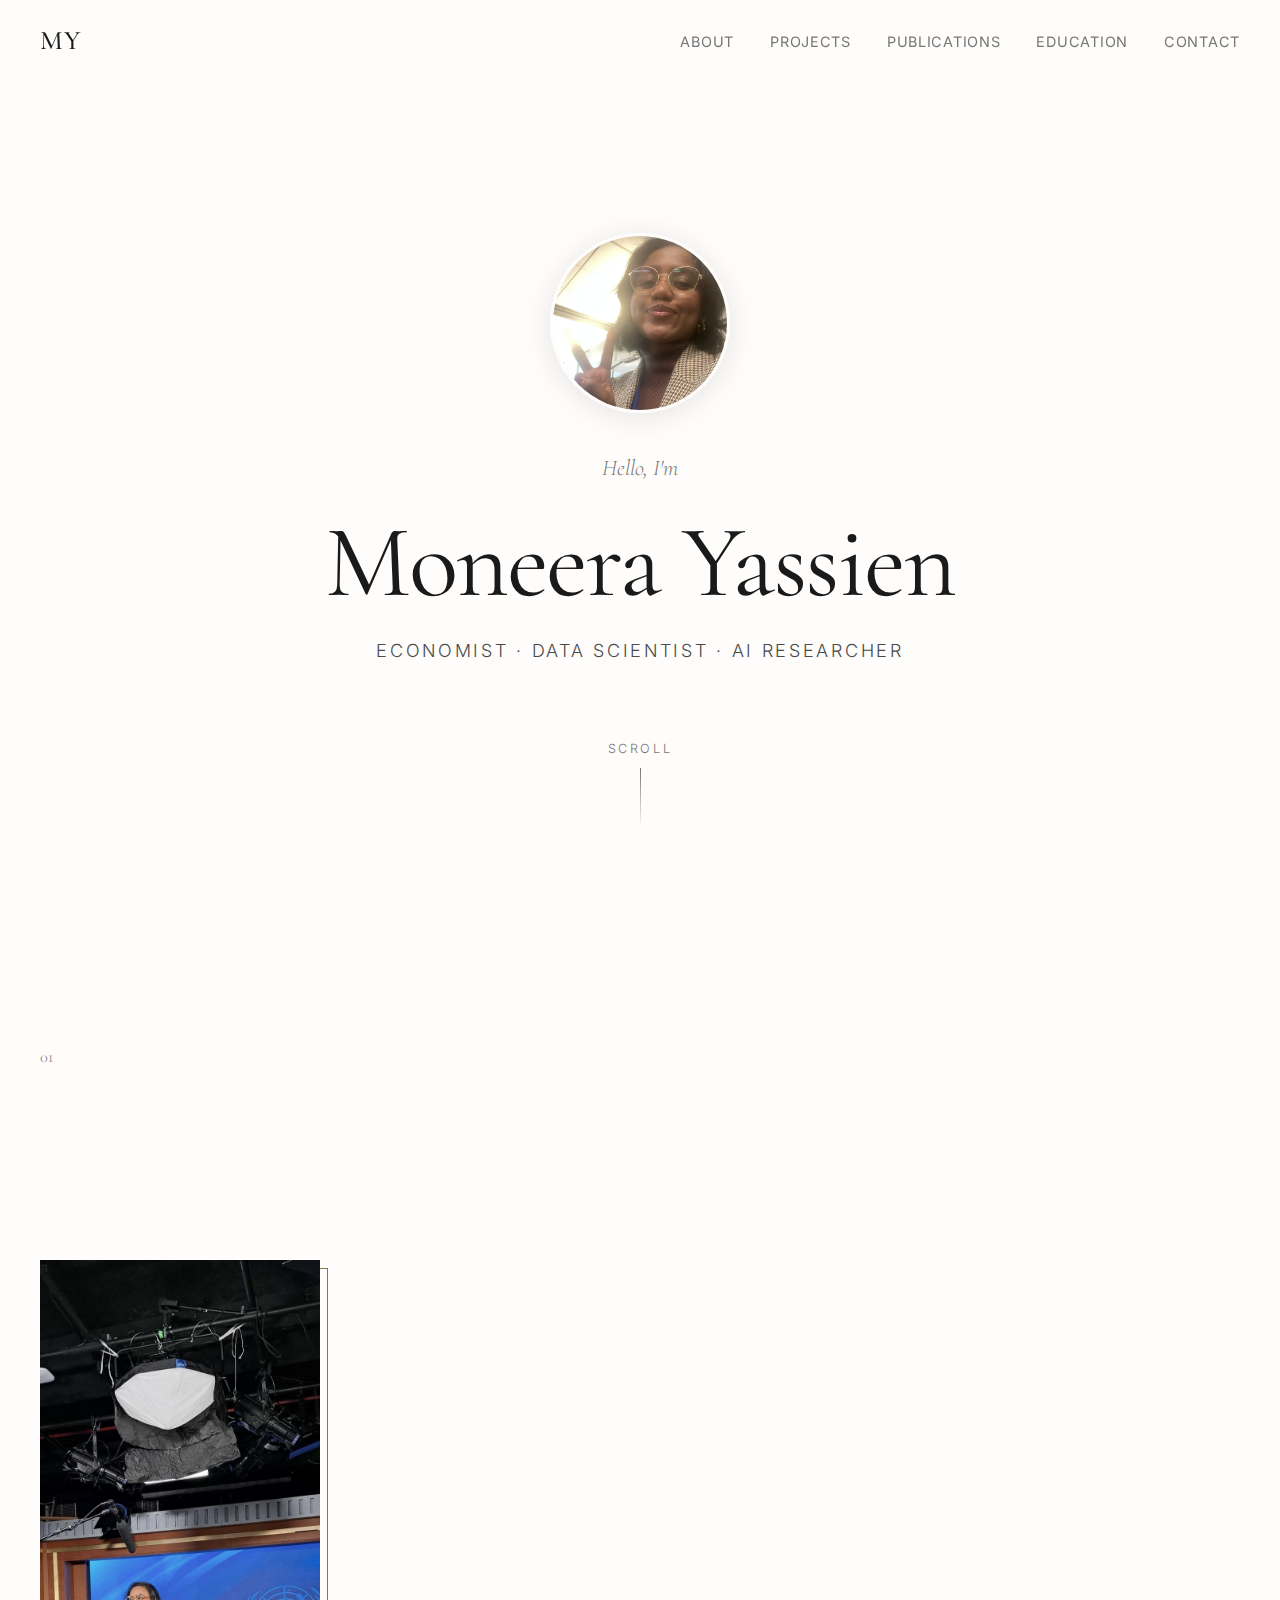
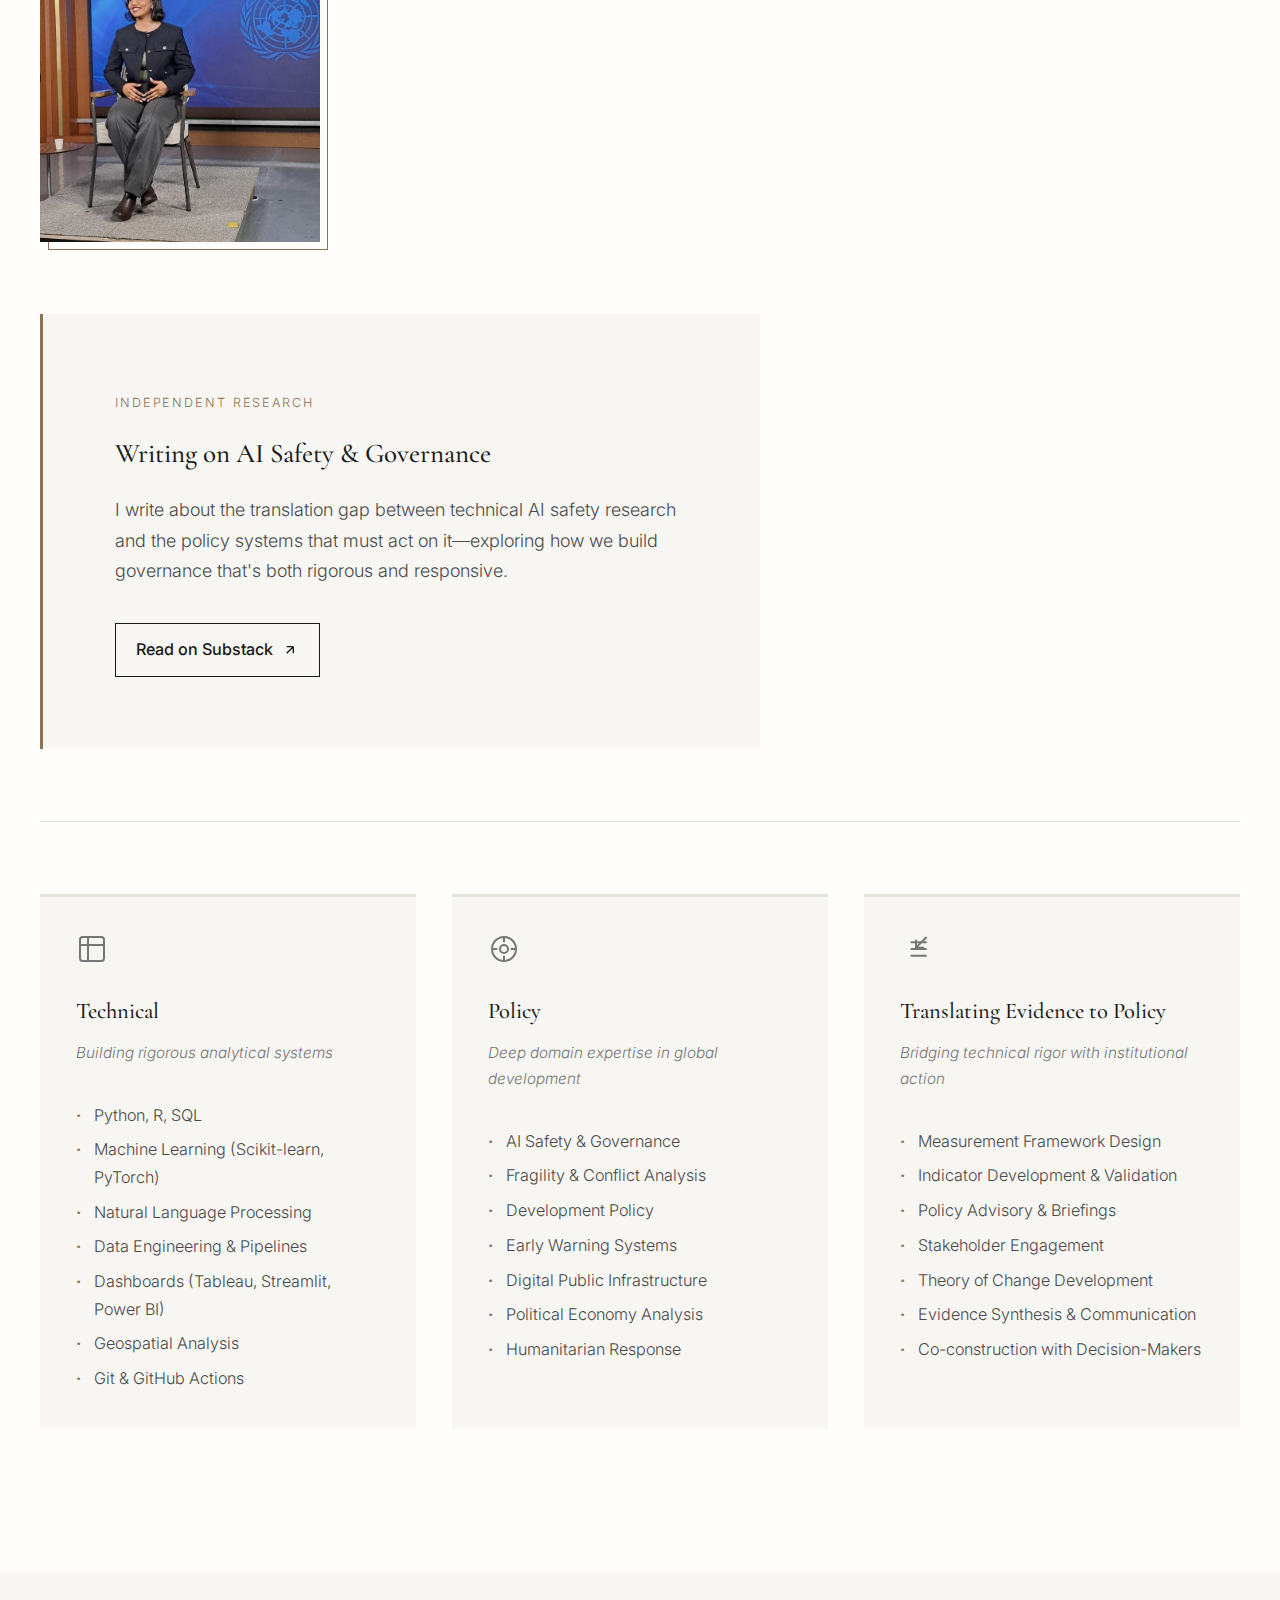
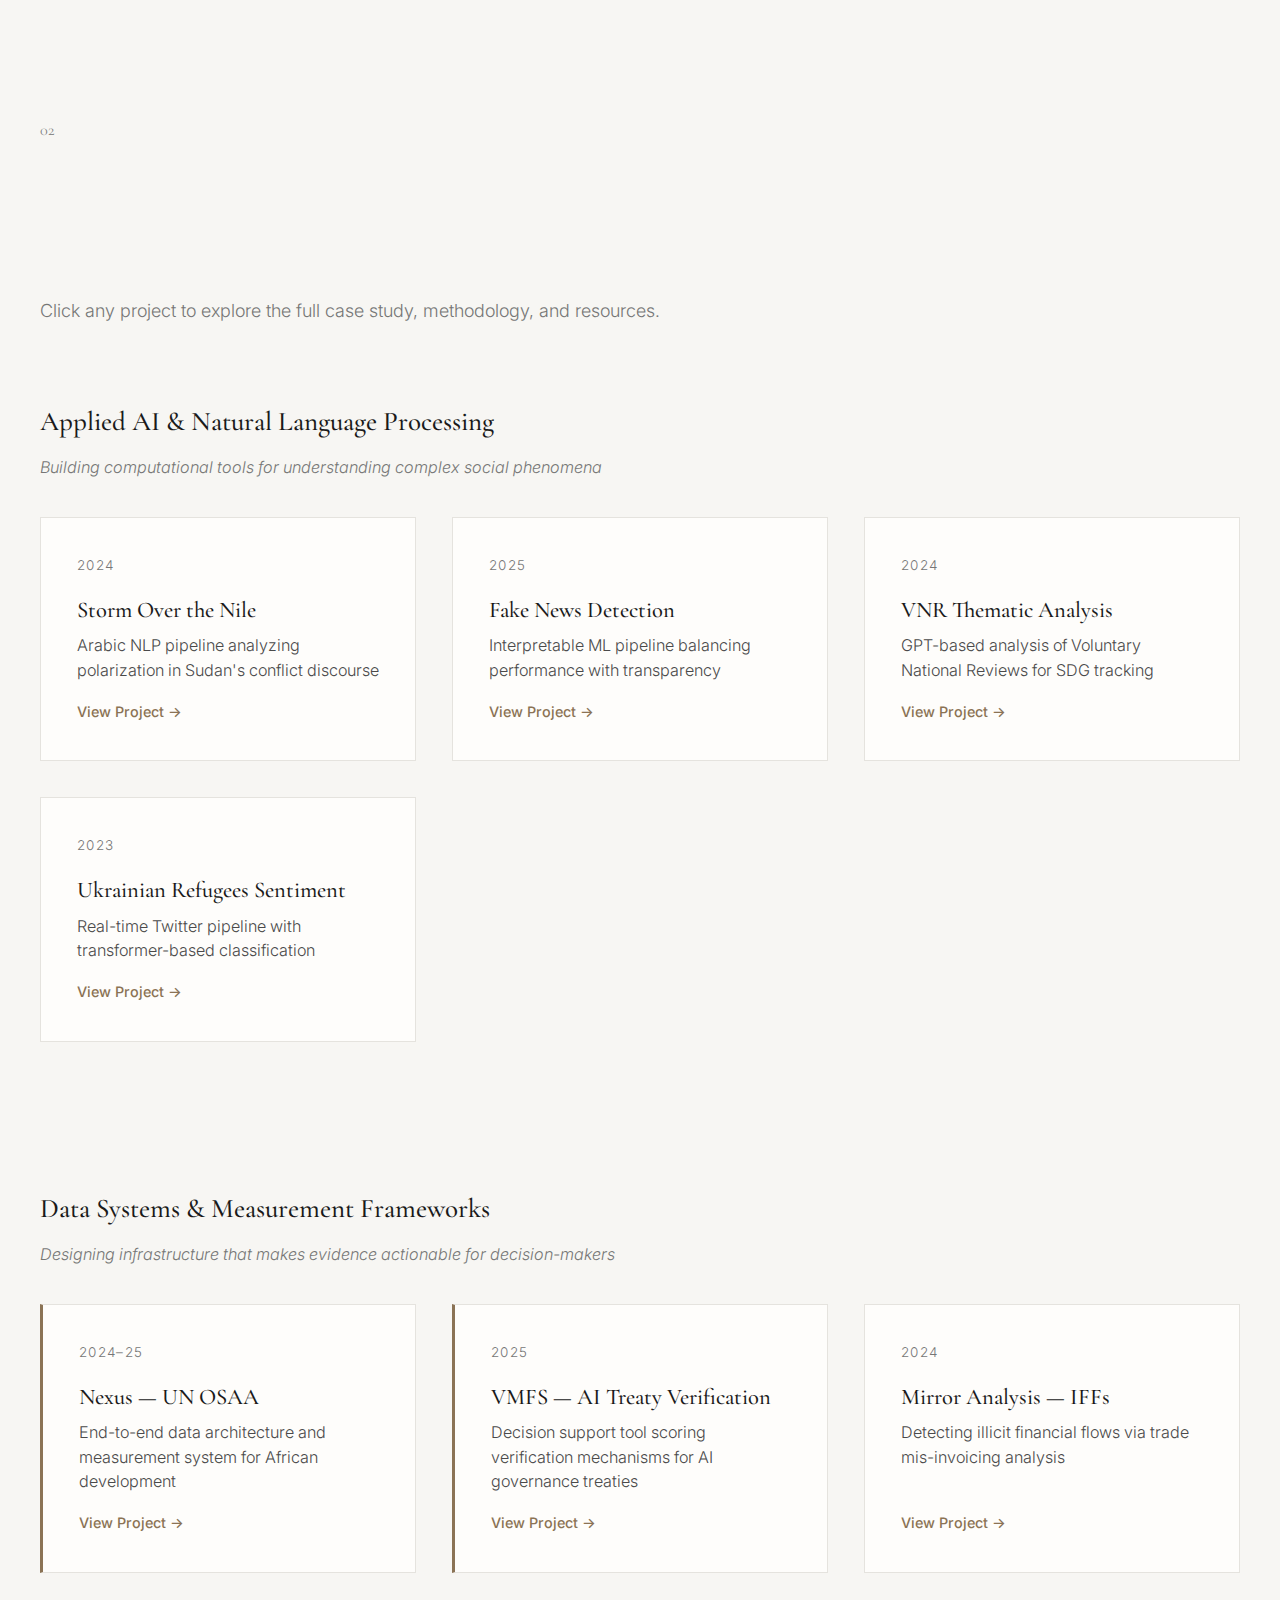
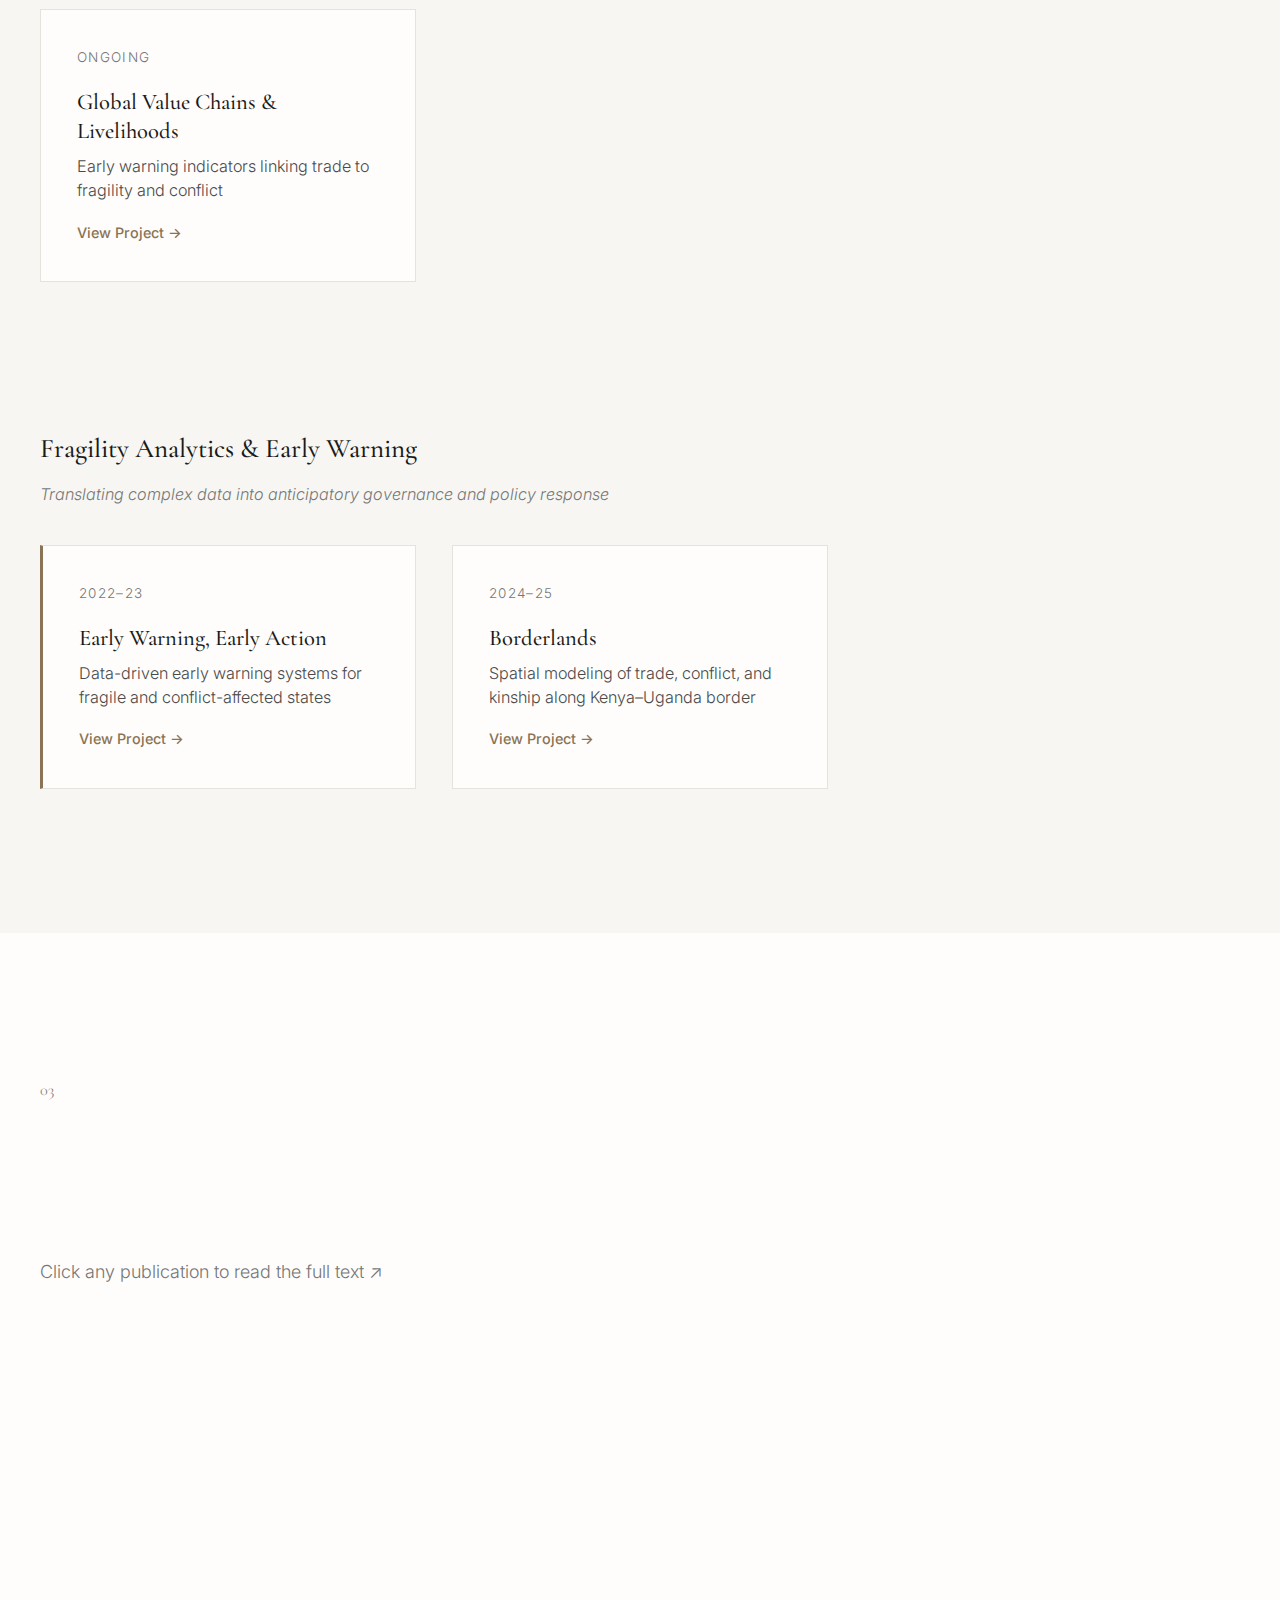
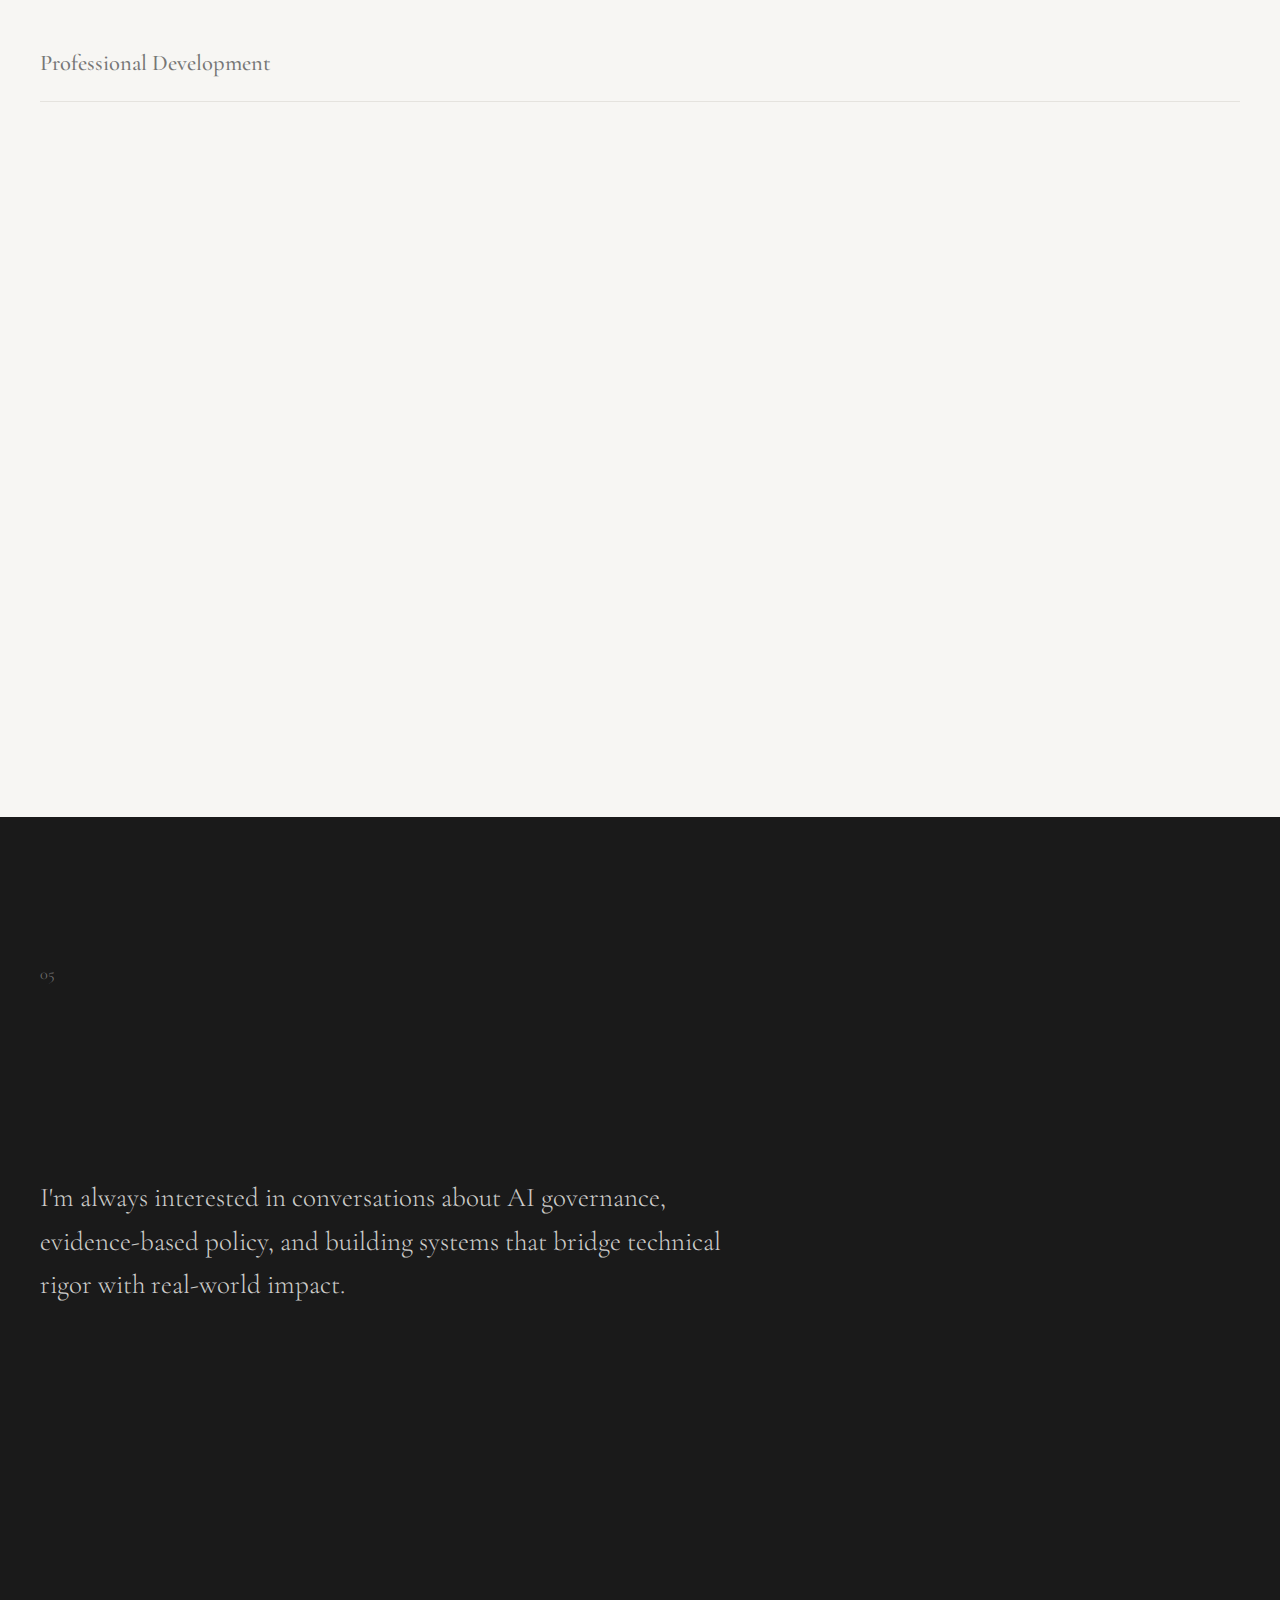
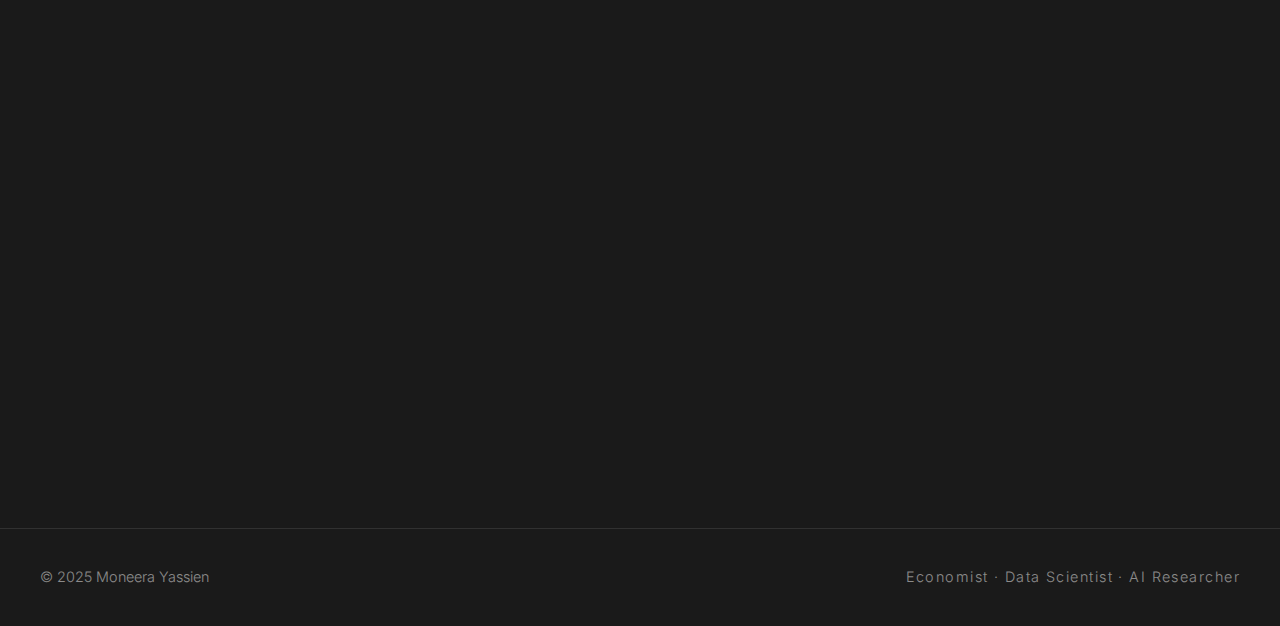
<file: index.html>
<!DOCTYPE html>
<html lang="en">
<head>
    <meta charset="UTF-8">
    <meta name="viewport" content="width=device-width, initial-scale=1.0">
    <title>Moneera Yassien — Economist, Data Scientist, AI Researcher</title>
    <link rel="preconnect" href="https://fonts.googleapis.com">
    <link rel="preconnect" href="https://fonts.gstatic.com" crossorigin>
    <link href="https://fonts.googleapis.com/css2?family=Cormorant+Garamond:ital,wght@0,400;0,500;0,600;1,400;1,500&family=Inter:wght@300;400;500&display=swap" rel="stylesheet">
    <link rel="stylesheet" href="styles.css">
</head>
<body>
    <nav class="nav">
        <div class="nav-inner">
            <a href="#" class="nav-logo">MY</a>
            <ul class="nav-links">
                <li><a href="#about">About</a></li>
                <li><a href="#projects">Projects</a></li>
                <li><a href="#publications">Publications</a></li>
                <li><a href="#education">Education</a></li>
                <li><a href="#contact">Contact</a></li>
            </ul>
        </div>
    </nav>

    <header class="hero">
        <div class="hero-image">
            <img src="images/moneera-hero.jpg" alt="Moneera Yassien">
        </div>
        <div class="hero-content">
            <p class="hero-greeting">Hello, I'm</p>
            <h1 class="hero-name">Moneera Yassien</h1>
            <p class="hero-title">Economist · Data Scientist · AI Researcher</p>
        </div>
        <div class="scroll-indicator">
            <span>Scroll</span>
            <div class="scroll-line"></div>
        </div>
    </header>

    <main>
        <section id="about" class="section">
            <div class="section-inner">
                <span class="section-number">01</span>
                <h2 class="section-title">About</h2>
                <div class="about-layout">
                    <div class="about-photo">
                        <img src="images/moneera-profile.jpg" alt="Moneera Yassien at the United Nations">
                    </div>
                    <div class="about-content">
                        <p class="about-lead">
                            I work at the intersection of <em>AI safety</em> and <em>evidence-based policy</em>.
                        </p>
                        <p class="about-text">
                            My research focuses on the translation gap between technical safety findings and the governance systems that must act on them. Previously, I worked for 10 years across International Organisations (UN, World Bank), International Think Tanks, and Civil Society ecosystems, developing fragility indices, early-warning systems, and model-driven policy simulations.
                        </p>
                        <p class="about-text">
                            These experiences taught me how to build technical tools that are rigorous for analysts and legible for decision-makers—a skillset I now apply to AI governance and policy.
                        </p>
                    </div>
                </div>
                <div class="independent-research">
                    <span class="research-label">Independent Research</span>
                    <h3 class="research-title">Writing on AI Safety & Governance</h3>
                    <p class="research-description">
                        I write about the translation gap between technical AI safety research and the policy systems that must act on it—exploring how we build governance that's both rigorous and responsive.
                    </p>
                    <a href="https://substack.com/@moneerayassien" target="_blank" rel="noopener" class="research-link">
                        <span>Read on Substack</span>
                        <svg width="16" height="16" viewBox="0 0 24 24" fill="none" stroke="currentColor" stroke-width="2">
                            <path d="M7 17L17 7M17 7H7M17 7V17"/>
                        </svg>
                    </a>
                </div>

                <div class="skills-pillars">
                    <div class="skill-pillar">
                        <div class="pillar-icon">
                            <svg width="32" height="32" viewBox="0 0 24 24" fill="none" stroke="currentColor" stroke-width="1.5">
                                <path d="M9 3H5a2 2 0 00-2 2v4m6-6h10a2 2 0 012 2v4M9 3v18m0 0h10a2 2 0 002-2V9M9 21H5a2 2 0 01-2-2V9m0 0h18"/>
                            </svg>
                        </div>
                        <h3>Technical</h3>
                        <p class="pillar-description">Building rigorous analytical systems</p>
                        <ul>
                            <li>Python, R, SQL</li>
                            <li>Machine Learning (Scikit-learn, PyTorch)</li>
                            <li>Natural Language Processing</li>
                            <li>Data Engineering & Pipelines</li>
                            <li>Dashboards (Tableau, Streamlit, Power BI)</li>
                            <li>Geospatial Analysis</li>
                            <li>Git & GitHub Actions</li>
                        </ul>
                    </div>
                    <div class="skill-pillar">
                        <div class="pillar-icon">
                            <svg width="32" height="32" viewBox="0 0 24 24" fill="none" stroke="currentColor" stroke-width="1.5">
                                <path d="M12 21a9 9 0 100-18 9 9 0 000 18z"/>
                                <path d="M12 3v4m0 14v-4m9-5h-4M3 12h4"/>
                                <circle cx="12" cy="12" r="3"/>
                            </svg>
                        </div>
                        <h3>Policy</h3>
                        <p class="pillar-description">Deep domain expertise in global development</p>
                        <ul>
                            <li>AI Safety & Governance</li>
                            <li>Fragility & Conflict Analysis</li>
                            <li>Development Policy</li>
                            <li>Early Warning Systems</li>
                            <li>Digital Public Infrastructure</li>
                            <li>Political Economy Analysis</li>
                            <li>Humanitarian Response</li>
                        </ul>
                    </div>
                    <div class="skill-pillar">
                        <div class="pillar-icon">
                            <svg width="32" height="32" viewBox="0 0 24 24" fill="none" stroke="currentColor" stroke-width="1.5">
                                <path d="M8 7h12M8 12h12M8 17h12M4 7h.01M4 12h.01M4 17h.01"/>
                                <path d="M20 3l-8 8m0-6v6h6"/>
                            </svg>
                        </div>
                        <h3>Translating Evidence to Policy</h3>
                        <p class="pillar-description">Bridging technical rigor with institutional action</p>
                        <ul>
                            <li>Measurement Framework Design</li>
                            <li>Indicator Development & Validation</li>
                            <li>Policy Advisory & Briefings</li>
                            <li>Stakeholder Engagement</li>
                            <li>Theory of Change Development</li>
                            <li>Evidence Synthesis & Communication</li>
                            <li>Co-construction with Decision-Makers</li>
                        </ul>
                    </div>
                </div>
            </div>
        </section>

        <section id="projects" class="section section-alt">
            <div class="section-inner">
                <span class="section-number">02</span>
                <h2 class="section-title">Selected Projects</h2>
                <p class="section-intro">Click any project to explore the full case study, methodology, and resources.</p>
                
                <!-- Theme 1: Applied AI & NLP -->
                <div class="project-theme">
                    <h3 class="theme-title">Applied AI & Natural Language Processing</h3>
                    <p class="theme-description">Building computational tools for understanding complex social phenomena</p>
                    
                    <div class="project-grid">
                        <a href="projects/storm-over-the-nile.html" class="project-card">
                            <span class="card-year">2024</span>
                            <h4>Storm Over the Nile</h4>
                            <p>Arabic NLP pipeline analyzing polarization in Sudan's conflict discourse</p>
                            <span class="card-cta">View Project →</span>
                        </a>
                        <a href="projects/fake-news-detection.html" class="project-card">
                            <span class="card-year">2025</span>
                            <h4>Fake News Detection</h4>
                            <p>Interpretable ML pipeline balancing performance with transparency</p>
                            <span class="card-cta">View Project →</span>
                        </a>
                        <a href="projects/vnr-thematic-analysis.html" class="project-card">
                            <span class="card-year">2024</span>
                            <h4>VNR Thematic Analysis</h4>
                            <p>GPT-based analysis of Voluntary National Reviews for SDG tracking</p>
                            <span class="card-cta">View Project →</span>
                        </a>
                        <a href="projects/ukrainian-refugees-sentiment.html" class="project-card">
                            <span class="card-year">2023</span>
                            <h4>Ukrainian Refugees Sentiment</h4>
                            <p>Real-time Twitter pipeline with transformer-based classification</p>
                            <span class="card-cta">View Project →</span>
                        </a>
                    </div>
                </div>

                <!-- Theme 2: Data Systems & Measurement -->
                <div class="project-theme">
                    <h3 class="theme-title">Data Systems & Measurement Frameworks</h3>
                    <p class="theme-description">Designing infrastructure that makes evidence actionable for decision-makers</p>
                    
                    <div class="project-grid">
                        <a href="projects/nexus.html" class="project-card project-card-featured">
                            <span class="card-year">2024–25</span>
                            <h4>Nexus — UN OSAA</h4>
                            <p>End-to-end data architecture and measurement system for African development</p>
                            <span class="card-cta">View Project →</span>
                        </a>
                        <a href="projects/vmfs.html" class="project-card project-card-featured">
                            <span class="card-year">2025</span>
                            <h4>VMFS — AI Treaty Verification</h4>
                            <p>Decision support tool scoring verification mechanisms for AI governance treaties</p>
                            <span class="card-cta">View Project →</span>
                        </a>
                        <a href="projects/mirror-analysis.html" class="project-card">
                            <span class="card-year">2024</span>
                            <h4>Mirror Analysis — IFFs</h4>
                            <p>Detecting illicit financial flows via trade mis-invoicing analysis</p>
                            <span class="card-cta">View Project →</span>
                        </a>
                        <a href="projects/gvc-livelihoods.html" class="project-card">
                            <span class="card-year">Ongoing</span>
                            <h4>Global Value Chains & Livelihoods</h4>
                            <p>Early warning indicators linking trade to fragility and conflict</p>
                            <span class="card-cta">View Project →</span>
                        </a>
                    </div>
                </div>

                <!-- Theme 3: Fragility & Early Warning -->
                <div class="project-theme">
                    <h3 class="theme-title">Fragility Analytics & Early Warning</h3>
                    <p class="theme-description">Translating complex data into anticipatory governance and policy response</p>
                    
                    <div class="project-grid">
                        <a href="projects/early-warning.html" class="project-card project-card-featured">
                            <span class="card-year">2022–23</span>
                            <h4>Early Warning, Early Action</h4>
                            <p>Data-driven early warning systems for fragile and conflict-affected states</p>
                            <span class="card-cta">View Project →</span>
                        </a>
                        <a href="projects/borderlands.html" class="project-card">
                            <span class="card-year">2024–25</span>
                            <h4>Borderlands</h4>
                            <p>Spatial modeling of trade, conflict, and kinship along Kenya–Uganda border</p>
                            <span class="card-cta">View Project →</span>
                        </a>
                    </div>
                </div>
            </div>
        </section>

        <section id="publications" class="section">
            <div class="section-inner">
                <span class="section-number">03</span>
                <h2 class="section-title">Publications</h2>
                <p class="section-intro">Click any publication to read the full text ↗</p>
                
                <div class="publications-list">
                    <article class="publication">
                        <div class="publication-category">AI Safety & Governance</div>
                        <h3><a href="https://substack.com/home/post/p-178512737" target="_blank" rel="noopener">Why AI Governance Needs Analogy <span class="external-icon">↗</span></a></h3>
                        <p>Shows conceptual sophistication and translation skills in bridging technical AI concepts with governance frameworks.</p>
                    </article>

                    <article class="publication">
                        <div class="publication-category">AI Safety & Governance</div>
                        <h3><a href="https://substack.com/home/post/p-180122580" target="_blank" rel="noopener">Can Understanding a Model's Epistemology Help Us Govern AI? <span class="external-icon">↗</span></a></h3>
                        <p>Demonstrates technical-conceptual depth and interpretability engagement in AI governance discourse.</p>
                    </article>

                    <article class="publication">
                        <div class="publication-category">Governance Systems</div>
                        <h3><a href="https://www.un.org/osaa/content/peace-and-development-nexus-africa-governance-financing-and-country-systems-planning-guid" target="_blank" rel="noopener">The Peace and Development Nexus in Africa <span class="external-icon">↗</span></a></h3>
                        <p>A strategic guide linking governance, country systems, and financing to peacebuilding in African contexts.</p>
                    </article>

                    <article class="publication">
                        <div class="publication-category">Global Governance</div>
                        <h3><a href="https://www.un.org/osaa/content/understanding-complex-relationship-between-globalization-and-multilateralism" target="_blank" rel="noopener">Understanding Globalization & Multilateralism <span class="external-icon">↗</span></a></h3>
                        <p>Explores tensions and synergies between globalization and the multilateral system in Africa's development.</p>
                    </article>

                    <article class="publication">
                        <div class="publication-category">Social Protection</div>
                        <h3><a href="https://www.un.org/osaa/sites/www.un.org.osaa/files/files/documents/2024/publications/duarte_un_osaa_hgsf_policy_paper.pdf" target="_blank" rel="noopener">Home-Grown School Feeding <span class="external-icon">↗</span></a></h3>
                        <p>Examines HGSF as a macro-policy tool for development, resilience, and food systems transformation.</p>
                    </article>

                    <article class="publication">
                        <div class="publication-category">Debt Policy</div>
                        <h3><a href="https://www.un.org/osaa/content/challenging-global-narrative-on-africas-debt" target="_blank" rel="noopener">Challenging the Global Narrative on Africa's Debt <span class="external-icon">↗</span></a></h3>
                        <p>Dissects debt sustainability narratives and highlights the role of illicit financial flows in Africa's debt burden.</p>
                    </article>

                    <article class="publication">
                        <div class="publication-category">Humanitarian Response</div>
                        <h3><a href="https://www.clingendael.org/sites/default/files/2023-11/DG_OEK%20Beschermingsopdracht%20Oekraiense%20ontheemden%20in%20Nederland%20OKT2023.pdf" target="_blank" rel="noopener">Protection Mission for Ukrainian Displaced Persons <span class="external-icon">↗</span></a></h3>
                        <p>A field-based humanitarian report on displaced persons in the Netherlands and crisis conditions inside Ukraine.</p>
                    </article>

                    <article class="publication">
                        <div class="publication-category">Digital Infrastructure</div>
                        <h3><a href="https://www.clingendael.org/sites/default/files/2023-08/PB_Digital_Dichotomy.pdf" target="_blank" rel="noopener">The Digital Dichotomy <span class="external-icon">↗</span></a></h3>
                        <p>Analyzes the risks and potential of digitalization in fragile contexts, with a focus on access, trust, and governance.</p>
                    </article>
                </div>
            </div>
        </section>

        <section id="education" class="section section-alt">
            <div class="section-inner">
                <span class="section-number">04</span>
                <h2 class="section-title">Education & Training</h2>
                
                <div class="education-list">
                    <div class="education-category">
                        <h3>Degrees</h3>
                        <div class="education-items">
                            <article class="education-item">
                                <div class="education-dates">2020–2022</div>
                                <h4>MA International Development Studies</h4>
                                <p class="education-institution">PSIA, Sciences Po — Paris, France</p>
                                <p class="education-focus">Development policy, governance, computational social science</p>
                            </article>
                            <article class="education-item">
                                <div class="education-dates">2014–2018</div>
                                <h4>BSc Economics & Quantitative Analysis</h4>
                                <p class="education-institution">University of Khartoum — Sudan</p>
                                <p class="education-focus">Econometrics, quantitative research, statistics</p>
                            </article>
                        </div>
                    </div>

                    <div class="education-category">
                        <h3>Professional Development</h3>
                        <div class="education-items">
                            <article class="education-item">
                                <div class="education-dates">2025</div>
                                <h4>Machine Learning Specialization</h4>
                                <p class="education-institution">Stanford / DeepLearning.ai (Coursera)</p>
                                <p class="education-focus">Supervised & unsupervised ML, advanced learning algorithms, reinforcement learning</p>
                            </article>
                            <article class="education-item">
                                <div class="education-dates">2025</div>
                                <h4>Explainable AI (XAI) Specialization</h4>
                                <p class="education-institution">Duke University (Coursera)</p>
                                <p class="education-focus">Explainability techniques, ethical AI development, transparent ML solutions</p>
                            </article>
                            <article class="education-item">
                                <div class="education-dates">2025</div>
                                <h4>AGI Strategy</h4>
                                <p class="education-institution">BlueDot</p>
                                <p class="education-focus">Building defences that protect humanity: envision futures, map AI threats, design interventions</p>
                            </article>
                            <article class="education-item">
                                <div class="education-dates">2025 — Ongoing</div>
                                <h4>AI Policy Clinic</h4>
                                <p class="education-institution">Center for AI and Digital Policy</p>
                                <p class="education-focus">Policy analysis, research, evaluation, team management, and policy formation</p>
                            </article>
                        </div>
                    </div>
                </div>
            </div>
        </section>

        <section id="contact" class="section section-contact">
            <div class="section-inner">
                <span class="section-number">05</span>
                <h2 class="section-title">Get in Touch</h2>
                <p class="contact-text">
                    I'm always interested in conversations about AI governance, evidence-based policy, and building systems that bridge technical rigor with real-world impact.
                </p>
                <div class="contact-links">
                    <a href="mailto:moneerayas@gmail.com" class="contact-link">
                        <span class="contact-label">Email</span>
                        <span class="contact-value">moneerayas@gmail.com</span>
                    </a>
                    <a href="https://www.linkedin.com/in/moneera-yassien-702a93114/" target="_blank" rel="noopener" class="contact-link">
                        <span class="contact-label">LinkedIn</span>
                        <span class="contact-value">linkedin.com/in/moneera-yassien</span>
                    </a>
                    <a href="https://substack.com/@moneerayassien" target="_blank" rel="noopener" class="contact-link">
                        <span class="contact-label">Substack</span>
                        <span class="contact-value">Independent Research Project</span>
                    </a>
                    <a href="https://drive.google.com/drive/folders/1yaUnP_hTQe-qQo1IpipzcKUTYLzURMyp?usp=sharing" target="_blank" rel="noopener" class="contact-link">
                        <span class="contact-label">CV</span>
                        <span class="contact-value">Download Resume</span>
                    </a>
                </div>
            </div>
        </section>
    </main>

    <footer class="footer">
        <div class="footer-inner">
            <p>© 2025 Moneera Yassien</p>
            <p class="footer-note">Economist · Data Scientist · AI Researcher</p>
        </div>
    </footer>

    <script src="script.js"></script>
</body>
</html>
</file>
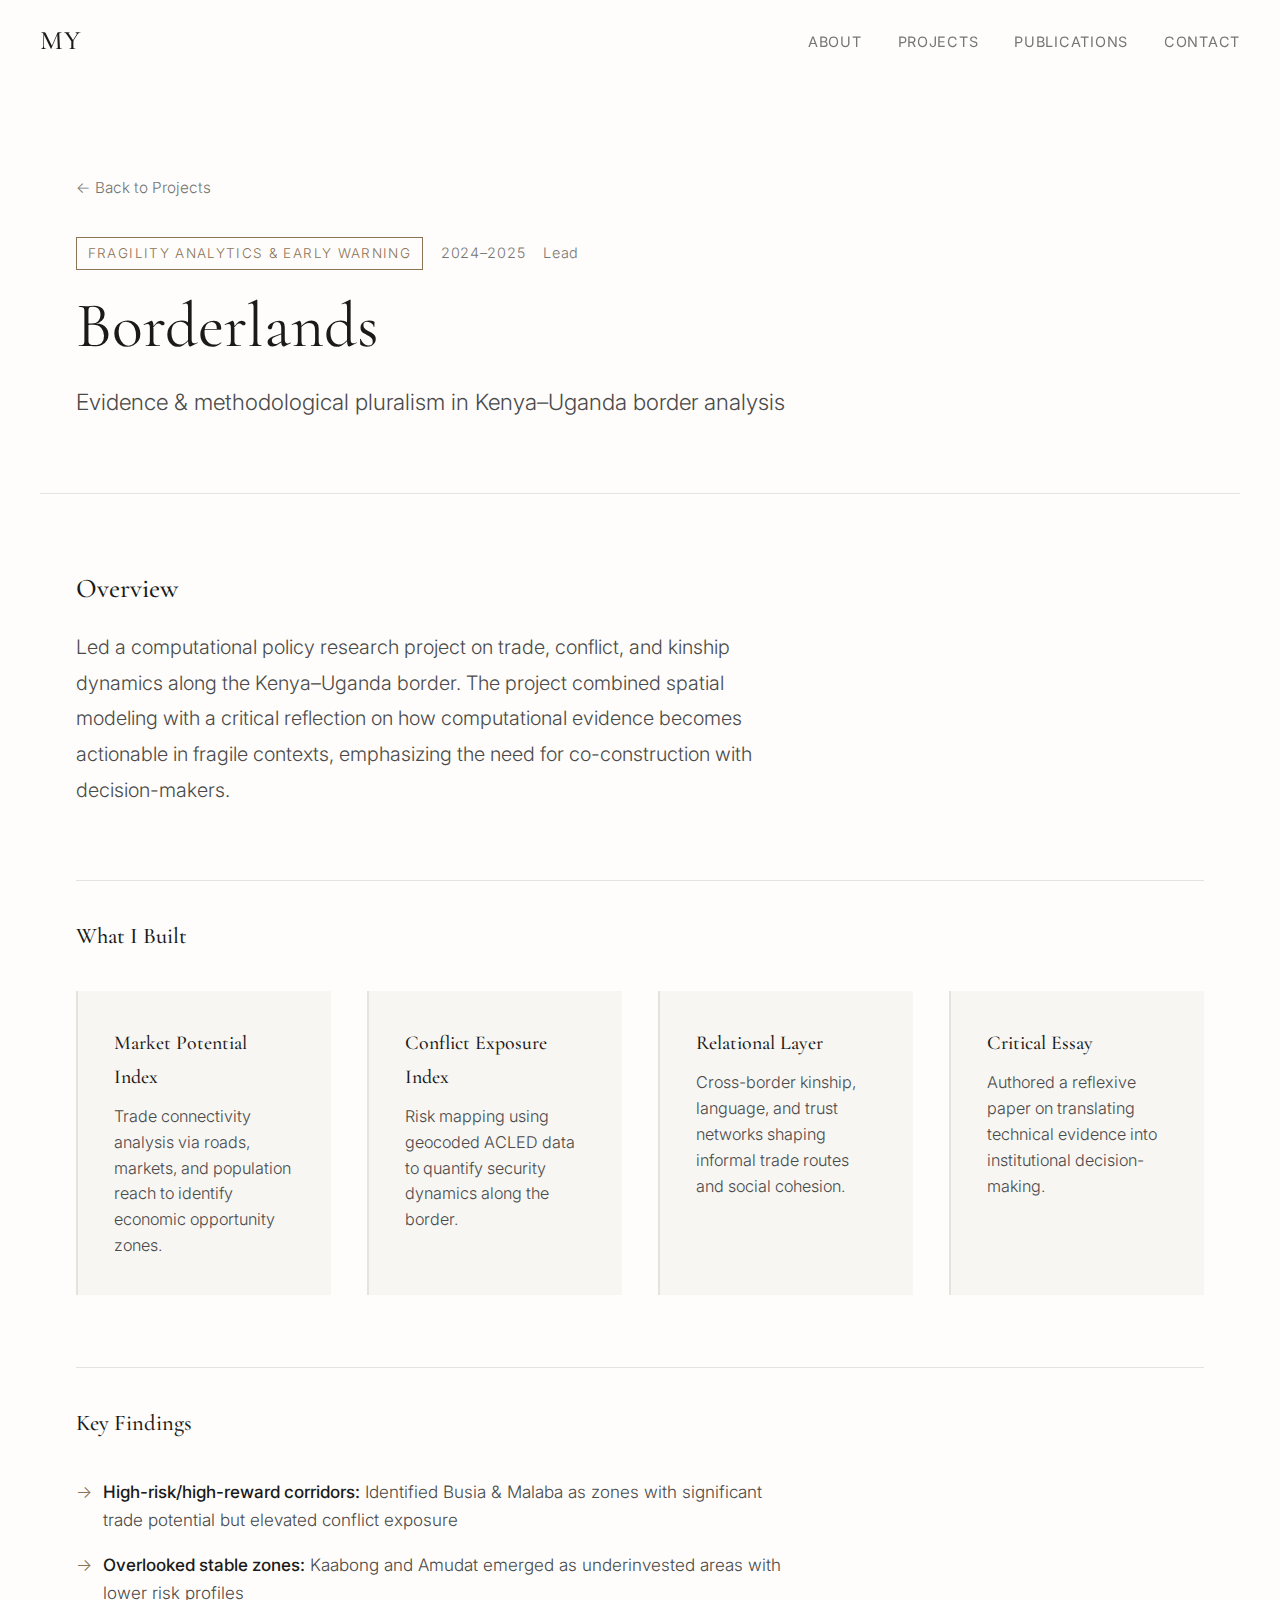
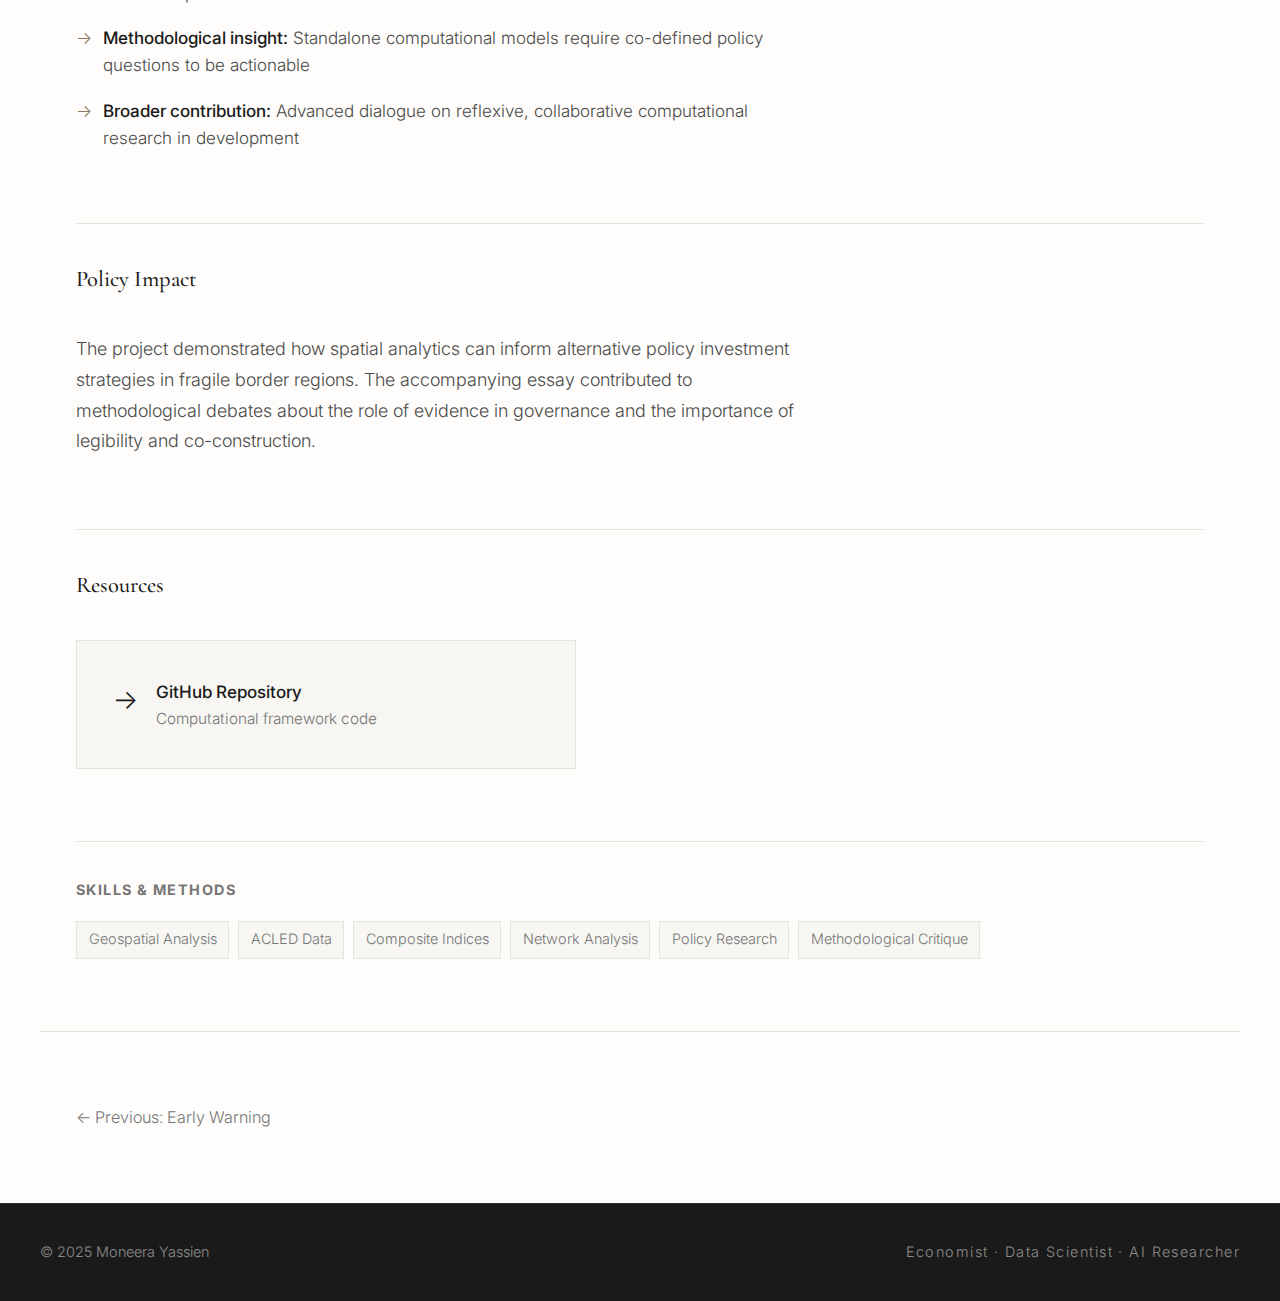
<file: projects/borderlands.html>
<!DOCTYPE html>
<html lang="en">
<head>
    <meta charset="UTF-8">
    <meta name="viewport" content="width=device-width, initial-scale=1.0">
    <title>Borderlands — Evidence & Methodological Pluralism | Moneera Yassien</title>
    <link rel="preconnect" href="https://fonts.googleapis.com">
    <link rel="preconnect" href="https://fonts.gstatic.com" crossorigin>
    <link href="https://fonts.googleapis.com/css2?family=Cormorant+Garamond:ital,wght@0,400;0,500;0,600;1,400;1,500&family=Inter:wght@300;400;500&display=swap" rel="stylesheet">
    <link rel="stylesheet" href="../styles.css">
</head>
<body>
    <nav class="nav">
        <div class="nav-inner">
            <a href="../index.html" class="nav-logo">MY</a>
            <ul class="nav-links">
                <li><a href="../index.html#about">About</a></li>
                <li><a href="../index.html#projects">Projects</a></li>
                <li><a href="../index.html#publications">Publications</a></li>
                <li><a href="../index.html#contact">Contact</a></li>
            </ul>
        </div>
    </nav>

    <main class="project-detail">
        <header class="project-header">
            <a href="../index.html#projects" class="back-link">← Back to Projects</a>
            <div class="project-meta-detail">
                <span class="project-theme-tag">Fragility Analytics & Early Warning</span>
                <span class="project-year-detail">2024–2025</span>
                <span class="project-role-detail">Lead</span>
            </div>
            <h1>Borderlands</h1>
            <p class="project-subtitle">Evidence & methodological pluralism in Kenya–Uganda border analysis</p>
        </header>

        <section class="project-content">
            <div class="project-overview">
                <h2>Overview</h2>
                <p>Led a computational policy research project on trade, conflict, and kinship dynamics along the Kenya–Uganda border. The project combined spatial modeling with a critical reflection on how computational evidence becomes actionable in fragile contexts, emphasizing the need for co-construction with decision-makers.</p>
            </div>

            <div class="project-section">
                <h2>What I Built</h2>
                <div class="highlight-grid">
                    <div class="highlight-card">
                        <h3>Market Potential Index</h3>
                        <p>Trade connectivity analysis via roads, markets, and population reach to identify economic opportunity zones.</p>
                    </div>
                    <div class="highlight-card">
                        <h3>Conflict Exposure Index</h3>
                        <p>Risk mapping using geocoded ACLED data to quantify security dynamics along the border.</p>
                    </div>
                    <div class="highlight-card">
                        <h3>Relational Layer</h3>
                        <p>Cross-border kinship, language, and trust networks shaping informal trade routes and social cohesion.</p>
                    </div>
                    <div class="highlight-card">
                        <h3>Critical Essay</h3>
                        <p>Authored a reflexive paper on translating technical evidence into institutional decision-making.</p>
                    </div>
                </div>
            </div>

            <div class="project-section">
                <h2>Key Findings</h2>
                <ul class="approach-list">
                    <li><strong>High-risk/high-reward corridors:</strong> Identified Busia & Malaba as zones with significant trade potential but elevated conflict exposure</li>
                    <li><strong>Overlooked stable zones:</strong> Kaabong and Amudat emerged as underinvested areas with lower risk profiles</li>
                    <li><strong>Methodological insight:</strong> Standalone computational models require co-defined policy questions to be actionable</li>
                    <li><strong>Broader contribution:</strong> Advanced dialogue on reflexive, collaborative computational research in development</li>
                </ul>
            </div>

            <div class="project-section">
                <h2>Policy Impact</h2>
                <p>The project demonstrated how spatial analytics can inform alternative policy investment strategies in fragile border regions. The accompanying essay contributed to methodological debates about the role of evidence in governance and the importance of legibility and co-construction.</p>
            </div>

            <div class="project-section">
                <h2>Resources</h2>
                <div class="resource-links">
                    <a href="https://github.com/monyas96/Computational-Framework-for-Borderland-Analysis" target="_blank" rel="noopener" class="resource-link">
                        <span class="resource-icon">→</span>
                        <span class="resource-text">
                            <strong>GitHub Repository</strong>
                            <span>Computational framework code</span>
                        </span>
                    </a>
                </div>
            </div>

            <div class="project-tags-section">
                <h3>Skills & Methods</h3>
                <ul class="project-tags-detail">
                    <li>Geospatial Analysis</li>
                    <li>ACLED Data</li>
                    <li>Composite Indices</li>
                    <li>Network Analysis</li>
                    <li>Policy Research</li>
                    <li>Methodological Critique</li>
                </ul>
            </div>
        </section>

        <nav class="project-nav">
            <a href="early-warning.html" class="nav-prev">← Previous: Early Warning</a>
        </nav>
    </main>

    <footer class="footer">
        <div class="footer-inner">
            <p>© 2025 Moneera Yassien</p>
            <p class="footer-note">Economist · Data Scientist · AI Researcher</p>
        </div>
    </footer>
</body>
</html>
</file>
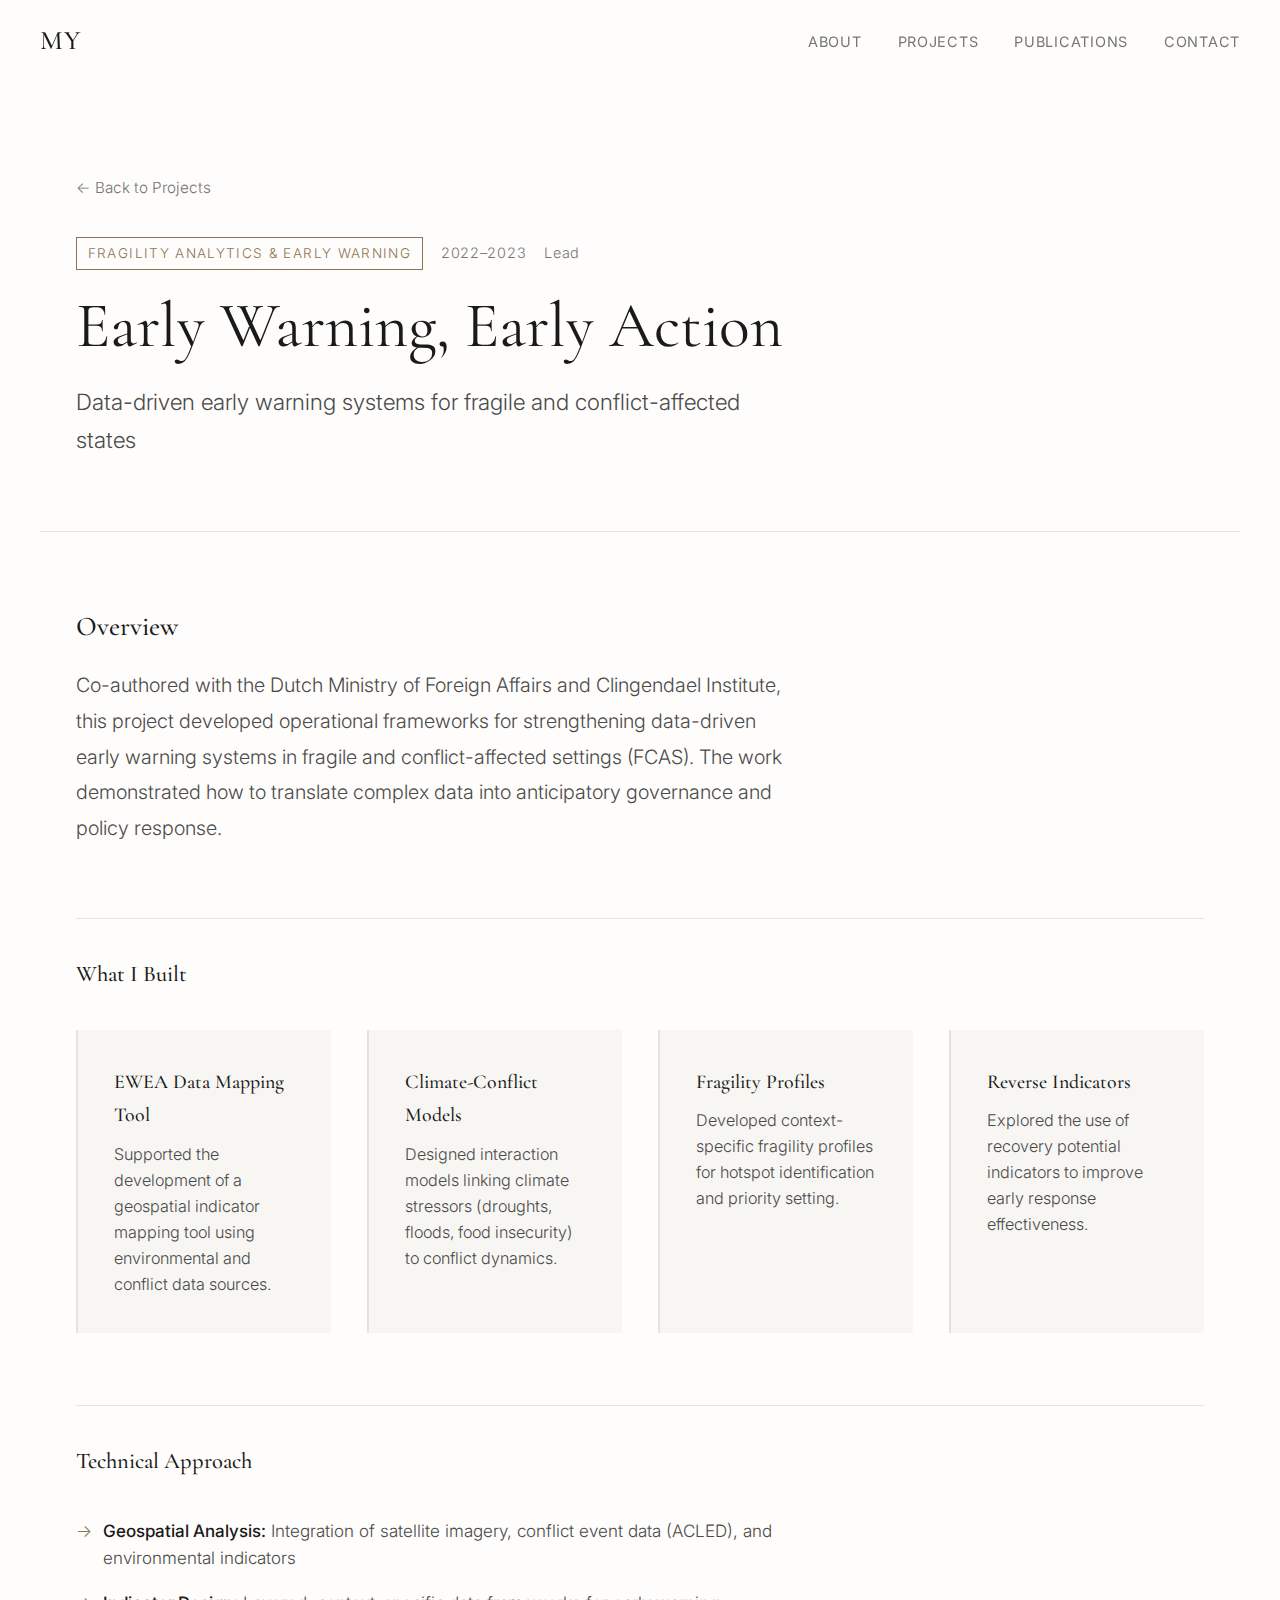
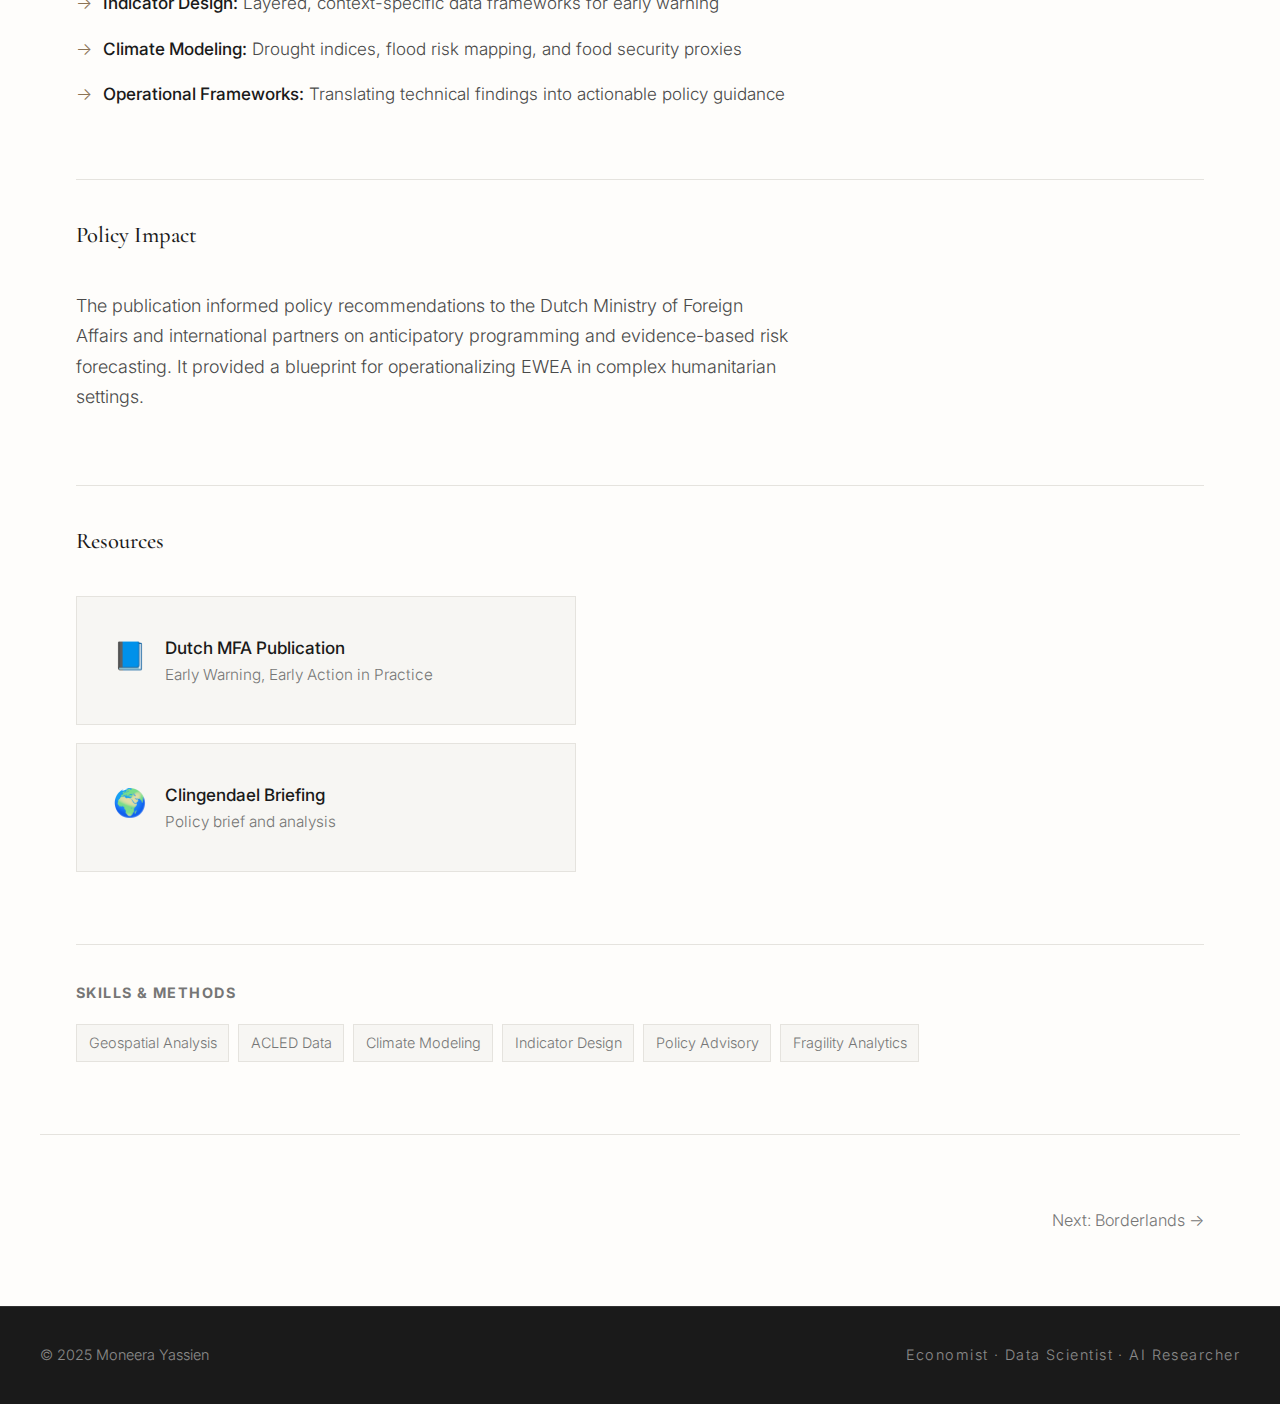
<file: projects/early-warning.html>
<!DOCTYPE html>
<html lang="en">
<head>
    <meta charset="UTF-8">
    <meta name="viewport" content="width=device-width, initial-scale=1.0">
    <title>Early Warning, Early Action | Moneera Yassien</title>
    <link rel="preconnect" href="https://fonts.googleapis.com">
    <link rel="preconnect" href="https://fonts.gstatic.com" crossorigin>
    <link href="https://fonts.googleapis.com/css2?family=Cormorant+Garamond:ital,wght@0,400;0,500;0,600;1,400;1,500&family=Inter:wght@300;400;500&display=swap" rel="stylesheet">
    <link rel="stylesheet" href="../styles.css">
</head>
<body>
    <nav class="nav">
        <div class="nav-inner">
            <a href="../index.html" class="nav-logo">MY</a>
            <ul class="nav-links">
                <li><a href="../index.html#about">About</a></li>
                <li><a href="../index.html#projects">Projects</a></li>
                <li><a href="../index.html#publications">Publications</a></li>
                <li><a href="../index.html#contact">Contact</a></li>
            </ul>
        </div>
    </nav>

    <main class="project-detail">
        <header class="project-header">
            <a href="../index.html#projects" class="back-link">← Back to Projects</a>
            <div class="project-meta-detail">
                <span class="project-theme-tag">Fragility Analytics & Early Warning</span>
                <span class="project-year-detail">2022–2023</span>
                <span class="project-role-detail">Lead</span>
            </div>
            <h1>Early Warning, Early Action</h1>
            <p class="project-subtitle">Data-driven early warning systems for fragile and conflict-affected states</p>
        </header>

        <section class="project-content">
            <div class="project-overview">
                <h2>Overview</h2>
                <p>Co-authored with the Dutch Ministry of Foreign Affairs and Clingendael Institute, this project developed operational frameworks for strengthening data-driven early warning systems in fragile and conflict-affected settings (FCAS). The work demonstrated how to translate complex data into anticipatory governance and policy response.</p>
            </div>

            <div class="project-section">
                <h2>What I Built</h2>
                <div class="highlight-grid">
                    <div class="highlight-card">
                        <h3>EWEA Data Mapping Tool</h3>
                        <p>Supported the development of a geospatial indicator mapping tool using environmental and conflict data sources.</p>
                    </div>
                    <div class="highlight-card">
                        <h3>Climate-Conflict Models</h3>
                        <p>Designed interaction models linking climate stressors (droughts, floods, food insecurity) to conflict dynamics.</p>
                    </div>
                    <div class="highlight-card">
                        <h3>Fragility Profiles</h3>
                        <p>Developed context-specific fragility profiles for hotspot identification and priority setting.</p>
                    </div>
                    <div class="highlight-card">
                        <h3>Reverse Indicators</h3>
                        <p>Explored the use of recovery potential indicators to improve early response effectiveness.</p>
                    </div>
                </div>
            </div>

            <div class="project-section">
                <h2>Technical Approach</h2>
                <ul class="approach-list">
                    <li><strong>Geospatial Analysis:</strong> Integration of satellite imagery, conflict event data (ACLED), and environmental indicators</li>
                    <li><strong>Indicator Design:</strong> Layered, context-specific data frameworks for early warning</li>
                    <li><strong>Climate Modeling:</strong> Drought indices, flood risk mapping, and food security proxies</li>
                    <li><strong>Operational Frameworks:</strong> Translating technical findings into actionable policy guidance</li>
                </ul>
            </div>

            <div class="project-section">
                <h2>Policy Impact</h2>
                <p>The publication informed policy recommendations to the Dutch Ministry of Foreign Affairs and international partners on anticipatory programming and evidence-based risk forecasting. It provided a blueprint for operationalizing EWEA in complex humanitarian settings.</p>
            </div>

            <div class="project-section">
                <h2>Resources</h2>
                <div class="resource-links">
                    <a href="https://www.government.nl/documents/reports/2023/03/31/early-warning-early-action-in-practice" target="_blank" rel="noopener" class="resource-link">
                        <span class="resource-icon">📘</span>
                        <span class="resource-text">
                            <strong>Dutch MFA Publication</strong>
                            <span>Early Warning, Early Action in Practice</span>
                        </span>
                    </a>
                    <a href="https://www.clingendael.org/publication/early-warning-early-action" target="_blank" rel="noopener" class="resource-link">
                        <span class="resource-icon">🌍</span>
                        <span class="resource-text">
                            <strong>Clingendael Briefing</strong>
                            <span>Policy brief and analysis</span>
                        </span>
                    </a>
                </div>
            </div>

            <div class="project-tags-section">
                <h3>Skills & Methods</h3>
                <ul class="project-tags-detail">
                    <li>Geospatial Analysis</li>
                    <li>ACLED Data</li>
                    <li>Climate Modeling</li>
                    <li>Indicator Design</li>
                    <li>Policy Advisory</li>
                    <li>Fragility Analytics</li>
                </ul>
            </div>
        </section>

        <nav class="project-nav">
            <a href="borderlands.html" class="nav-next">Next: Borderlands →</a>
        </nav>
    </main>

    <footer class="footer">
        <div class="footer-inner">
            <p>© 2025 Moneera Yassien</p>
            <p class="footer-note">Economist · Data Scientist · AI Researcher</p>
        </div>
    </footer>
</body>
</html>
</file>
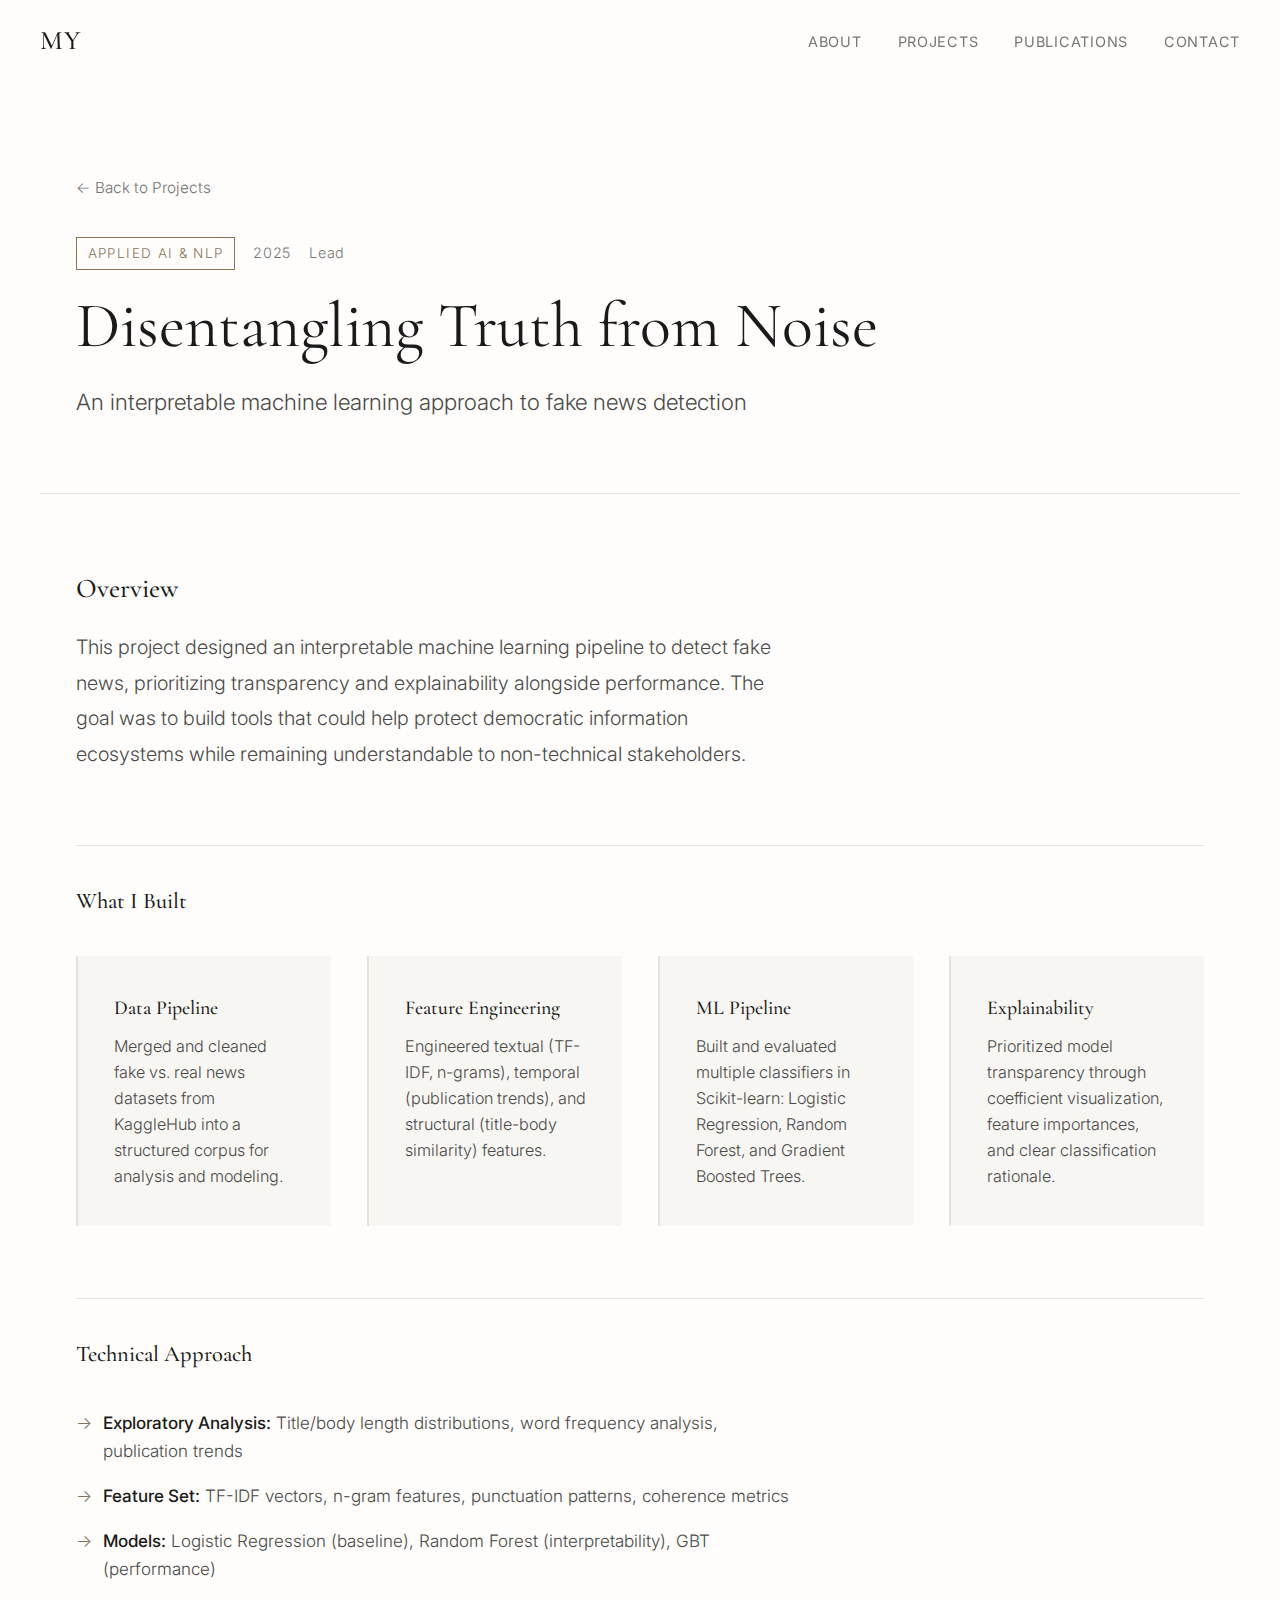
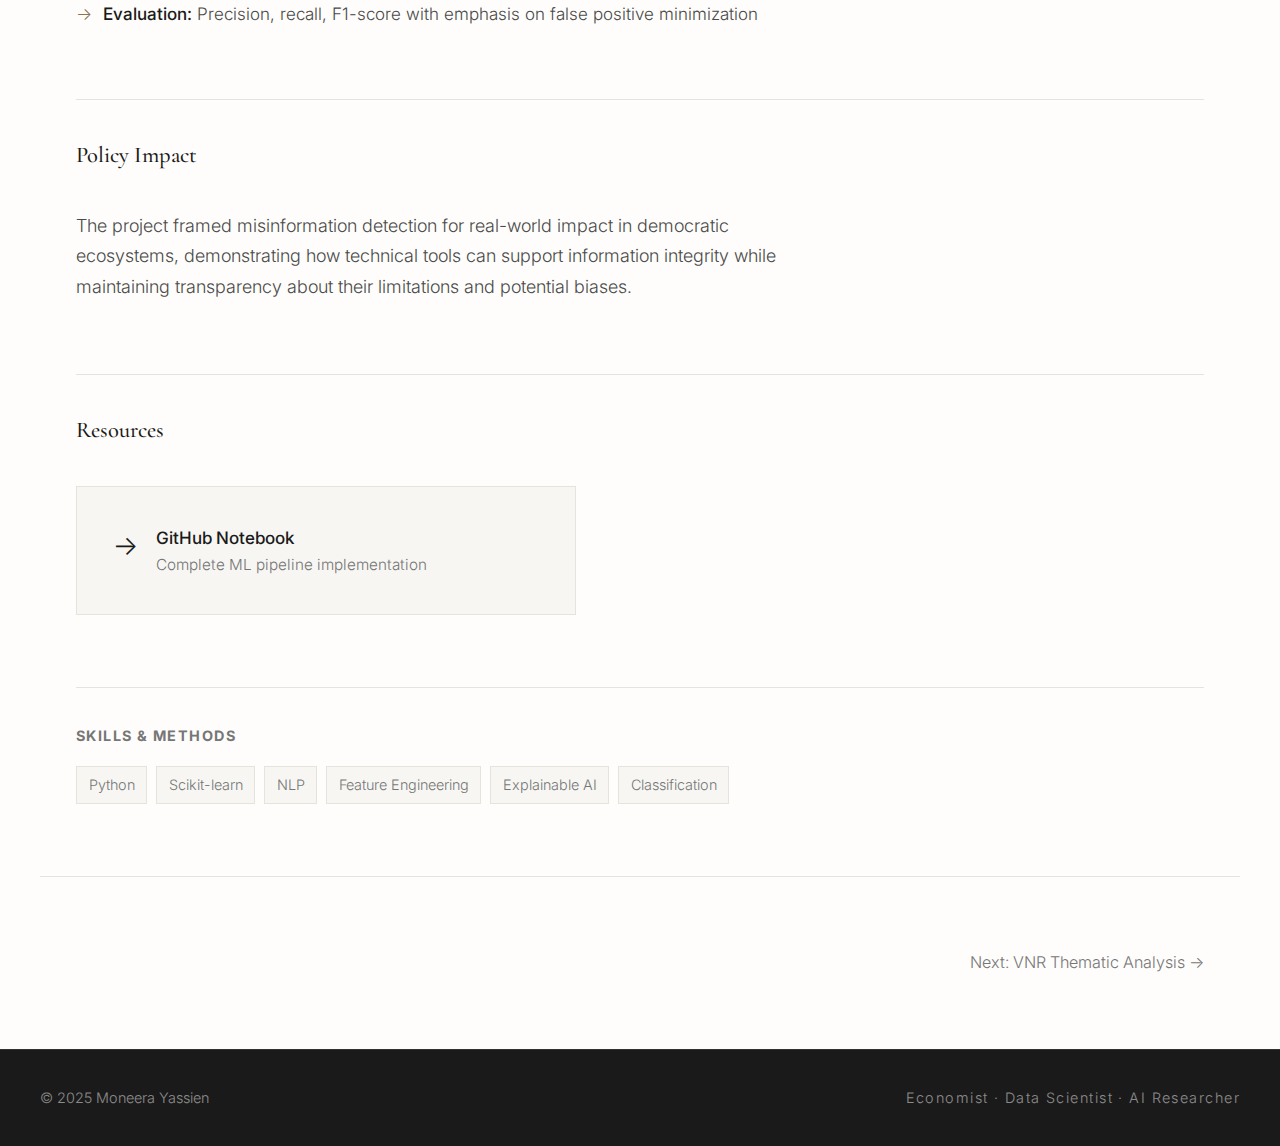
<file: projects/fake-news-detection.html>
<!DOCTYPE html>
<html lang="en">
<head>
    <meta charset="UTF-8">
    <meta name="viewport" content="width=device-width, initial-scale=1.0">
    <title>Fake News Detection | Moneera Yassien</title>
    <link rel="preconnect" href="https://fonts.googleapis.com">
    <link rel="preconnect" href="https://fonts.gstatic.com" crossorigin>
    <link href="https://fonts.googleapis.com/css2?family=Cormorant+Garamond:ital,wght@0,400;0,500;0,600;1,400;1,500&family=Inter:wght@300;400;500&display=swap" rel="stylesheet">
    <link rel="stylesheet" href="../styles.css">
</head>
<body>
    <nav class="nav">
        <div class="nav-inner">
            <a href="../index.html" class="nav-logo">MY</a>
            <ul class="nav-links">
                <li><a href="../index.html#about">About</a></li>
                <li><a href="../index.html#projects">Projects</a></li>
                <li><a href="../index.html#publications">Publications</a></li>
                <li><a href="../index.html#contact">Contact</a></li>
            </ul>
        </div>
    </nav>

    <main class="project-detail">
        <header class="project-header">
            <a href="../index.html#projects" class="back-link">← Back to Projects</a>
            <div class="project-meta-detail">
                <span class="project-theme-tag">Applied AI & NLP</span>
                <span class="project-year-detail">2025</span>
                <span class="project-role-detail">Lead</span>
            </div>
            <h1>Disentangling Truth from Noise</h1>
            <p class="project-subtitle">An interpretable machine learning approach to fake news detection</p>
        </header>

        <section class="project-content">
            <div class="project-overview">
                <h2>Overview</h2>
                <p>This project designed an interpretable machine learning pipeline to detect fake news, prioritizing transparency and explainability alongside performance. The goal was to build tools that could help protect democratic information ecosystems while remaining understandable to non-technical stakeholders.</p>
            </div>

            <div class="project-section">
                <h2>What I Built</h2>
                <div class="highlight-grid">
                    <div class="highlight-card">
                        <h3>Data Pipeline</h3>
                        <p>Merged and cleaned fake vs. real news datasets from KaggleHub into a structured corpus for analysis and modeling.</p>
                    </div>
                    <div class="highlight-card">
                        <h3>Feature Engineering</h3>
                        <p>Engineered textual (TF-IDF, n-grams), temporal (publication trends), and structural (title-body similarity) features.</p>
                    </div>
                    <div class="highlight-card">
                        <h3>ML Pipeline</h3>
                        <p>Built and evaluated multiple classifiers in Scikit-learn: Logistic Regression, Random Forest, and Gradient Boosted Trees.</p>
                    </div>
                    <div class="highlight-card">
                        <h3>Explainability</h3>
                        <p>Prioritized model transparency through coefficient visualization, feature importances, and clear classification rationale.</p>
                    </div>
                </div>
            </div>

            <div class="project-section">
                <h2>Technical Approach</h2>
                <ul class="approach-list">
                    <li><strong>Exploratory Analysis:</strong> Title/body length distributions, word frequency analysis, publication trends</li>
                    <li><strong>Feature Set:</strong> TF-IDF vectors, n-gram features, punctuation patterns, coherence metrics</li>
                    <li><strong>Models:</strong> Logistic Regression (baseline), Random Forest (interpretability), GBT (performance)</li>
                    <li><strong>Evaluation:</strong> Precision, recall, F1-score with emphasis on false positive minimization</li>
                </ul>
            </div>

            <div class="project-section">
                <h2>Policy Impact</h2>
                <p>The project framed misinformation detection for real-world impact in democratic ecosystems, demonstrating how technical tools can support information integrity while maintaining transparency about their limitations and potential biases.</p>
            </div>

            <div class="project-section">
                <h2>Resources</h2>
                <div class="resource-links">
                    <a href="https://github.com/monyas96/TBI-test/blob/main/TBI%20test_Moneera%20Yassien.ipynb" target="_blank" rel="noopener" class="resource-link">
                        <span class="resource-icon">→</span>
                        <span class="resource-text">
                            <strong>GitHub Notebook</strong>
                            <span>Complete ML pipeline implementation</span>
                        </span>
                    </a>
                </div>
            </div>

            <div class="project-tags-section">
                <h3>Skills & Methods</h3>
                <ul class="project-tags-detail">
                    <li>Python</li>
                    <li>Scikit-learn</li>
                    <li>NLP</li>
                    <li>Feature Engineering</li>
                    <li>Explainable AI</li>
                    <li>Classification</li>
                </ul>
            </div>
        </section>

        <nav class="project-nav">
            <a href="vnr-thematic-analysis.html" class="nav-next">Next: VNR Thematic Analysis →</a>
        </nav>
    </main>

    <footer class="footer">
        <div class="footer-inner">
            <p>© 2025 Moneera Yassien</p>
            <p class="footer-note">Economist · Data Scientist · AI Researcher</p>
        </div>
    </footer>
</body>
</html>
</file>
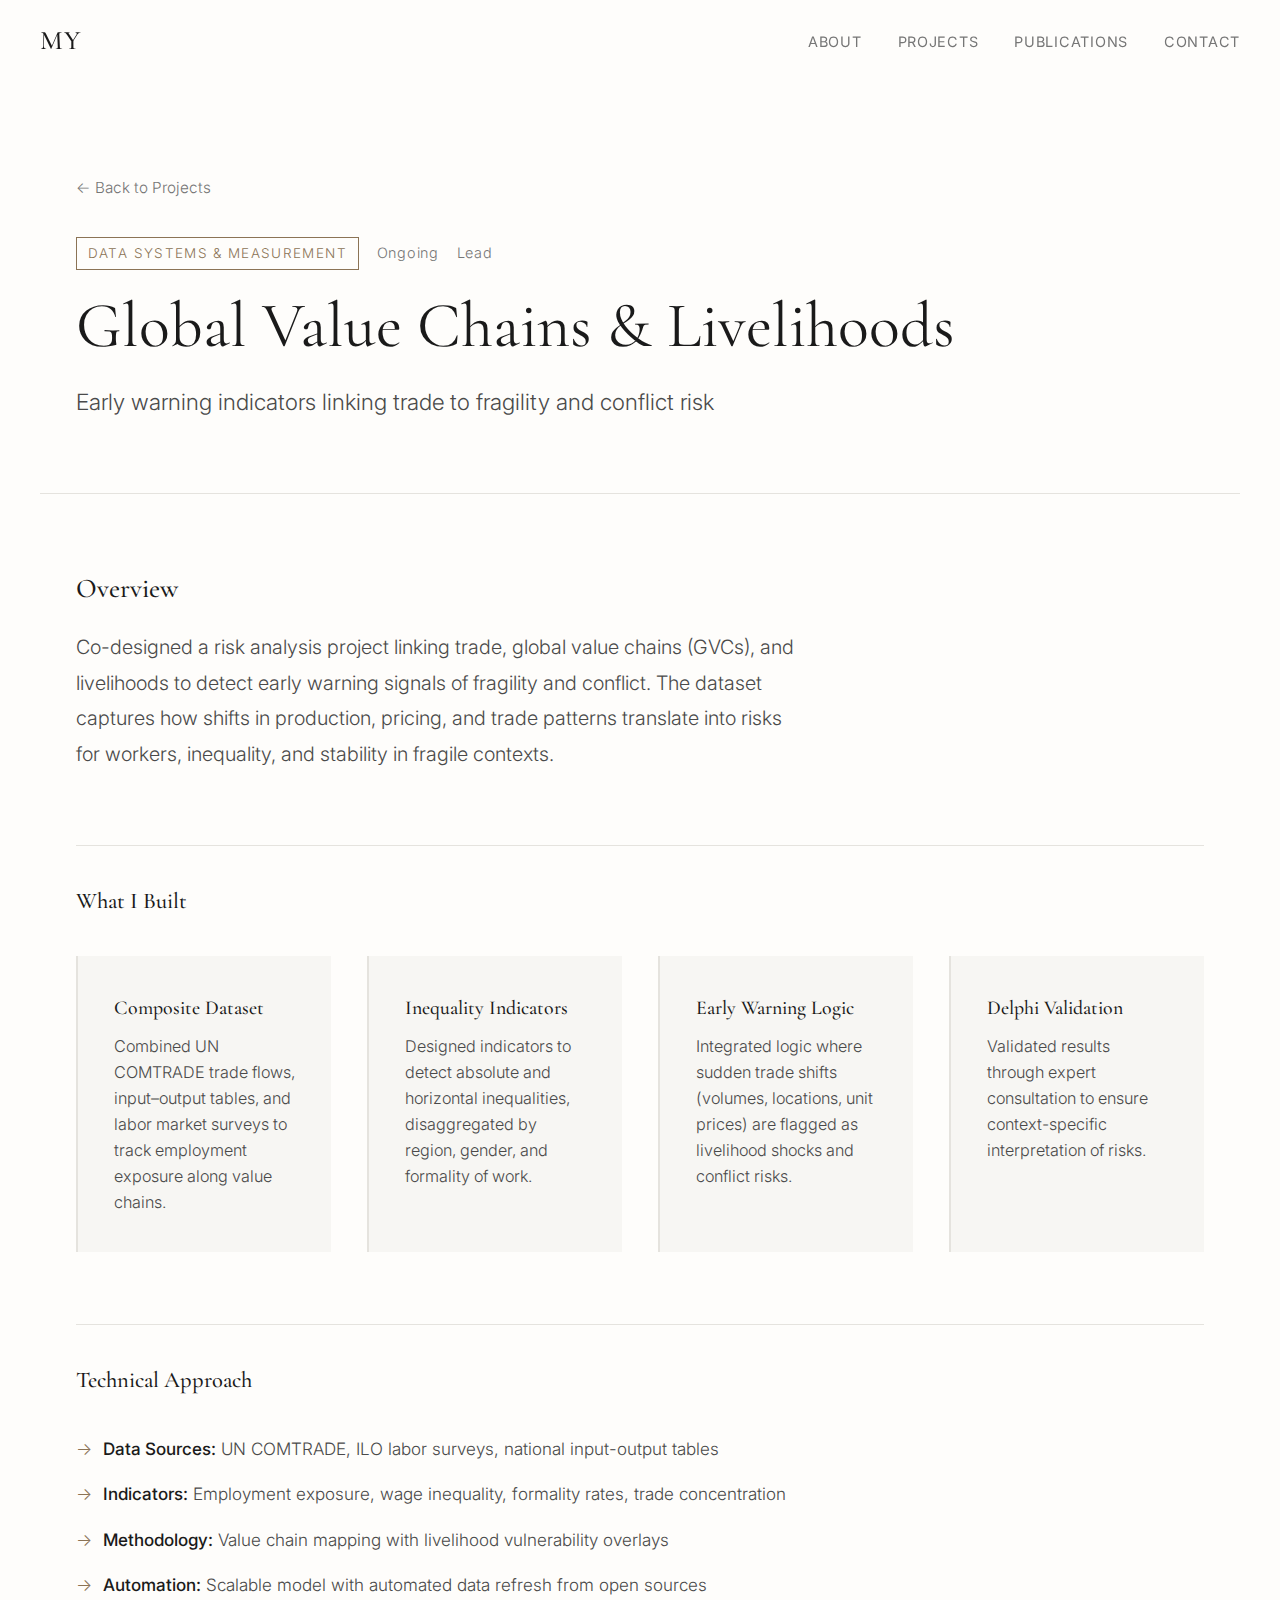
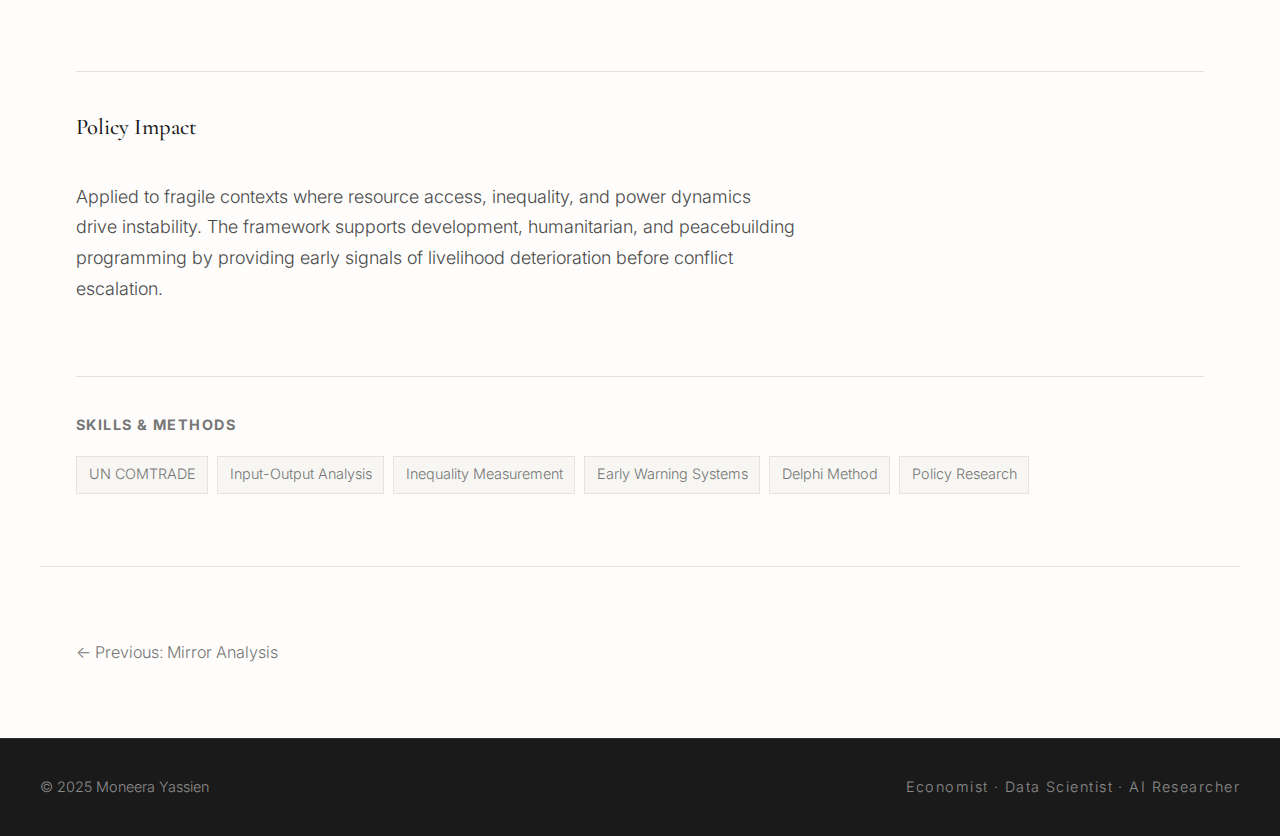
<file: projects/gvc-livelihoods.html>
<!DOCTYPE html>
<html lang="en">
<head>
    <meta charset="UTF-8">
    <meta name="viewport" content="width=device-width, initial-scale=1.0">
    <title>Global Value Chains & Livelihoods | Moneera Yassien</title>
    <link rel="preconnect" href="https://fonts.googleapis.com">
    <link rel="preconnect" href="https://fonts.gstatic.com" crossorigin>
    <link href="https://fonts.googleapis.com/css2?family=Cormorant+Garamond:ital,wght@0,400;0,500;0,600;1,400;1,500&family=Inter:wght@300;400;500&display=swap" rel="stylesheet">
    <link rel="stylesheet" href="../styles.css">
</head>
<body>
    <nav class="nav">
        <div class="nav-inner">
            <a href="../index.html" class="nav-logo">MY</a>
            <ul class="nav-links">
                <li><a href="../index.html#about">About</a></li>
                <li><a href="../index.html#projects">Projects</a></li>
                <li><a href="../index.html#publications">Publications</a></li>
                <li><a href="../index.html#contact">Contact</a></li>
            </ul>
        </div>
    </nav>

    <main class="project-detail">
        <header class="project-header">
            <a href="../index.html#projects" class="back-link">← Back to Projects</a>
            <div class="project-meta-detail">
                <span class="project-theme-tag">Data Systems & Measurement</span>
                <span class="project-year-detail">Ongoing</span>
                <span class="project-role-detail">Lead</span>
            </div>
            <h1>Global Value Chains & Livelihoods</h1>
            <p class="project-subtitle">Early warning indicators linking trade to fragility and conflict risk</p>
        </header>

        <section class="project-content">
            <div class="project-overview">
                <h2>Overview</h2>
                <p>Co-designed a risk analysis project linking trade, global value chains (GVCs), and livelihoods to detect early warning signals of fragility and conflict. The dataset captures how shifts in production, pricing, and trade patterns translate into risks for workers, inequality, and stability in fragile contexts.</p>
            </div>

            <div class="project-section">
                <h2>What I Built</h2>
                <div class="highlight-grid">
                    <div class="highlight-card">
                        <h3>Composite Dataset</h3>
                        <p>Combined UN COMTRADE trade flows, input–output tables, and labor market surveys to track employment exposure along value chains.</p>
                    </div>
                    <div class="highlight-card">
                        <h3>Inequality Indicators</h3>
                        <p>Designed indicators to detect absolute and horizontal inequalities, disaggregated by region, gender, and formality of work.</p>
                    </div>
                    <div class="highlight-card">
                        <h3>Early Warning Logic</h3>
                        <p>Integrated logic where sudden trade shifts (volumes, locations, unit prices) are flagged as livelihood shocks and conflict risks.</p>
                    </div>
                    <div class="highlight-card">
                        <h3>Delphi Validation</h3>
                        <p>Validated results through expert consultation to ensure context-specific interpretation of risks.</p>
                    </div>
                </div>
            </div>

            <div class="project-section">
                <h2>Technical Approach</h2>
                <ul class="approach-list">
                    <li><strong>Data Sources:</strong> UN COMTRADE, ILO labor surveys, national input-output tables</li>
                    <li><strong>Indicators:</strong> Employment exposure, wage inequality, formality rates, trade concentration</li>
                    <li><strong>Methodology:</strong> Value chain mapping with livelihood vulnerability overlays</li>
                    <li><strong>Automation:</strong> Scalable model with automated data refresh from open sources</li>
                </ul>
            </div>

            <div class="project-section">
                <h2>Policy Impact</h2>
                <p>Applied to fragile contexts where resource access, inequality, and power dynamics drive instability. The framework supports development, humanitarian, and peacebuilding programming by providing early signals of livelihood deterioration before conflict escalation.</p>
            </div>

            <div class="project-tags-section">
                <h3>Skills & Methods</h3>
                <ul class="project-tags-detail">
                    <li>UN COMTRADE</li>
                    <li>Input-Output Analysis</li>
                    <li>Inequality Measurement</li>
                    <li>Early Warning Systems</li>
                    <li>Delphi Method</li>
                    <li>Policy Research</li>
                </ul>
            </div>
        </section>

        <nav class="project-nav">
            <a href="mirror-analysis.html" class="nav-prev">← Previous: Mirror Analysis</a>
        </nav>
    </main>

    <footer class="footer">
        <div class="footer-inner">
            <p>© 2025 Moneera Yassien</p>
            <p class="footer-note">Economist · Data Scientist · AI Researcher</p>
        </div>
    </footer>
</body>
</html>
</file>
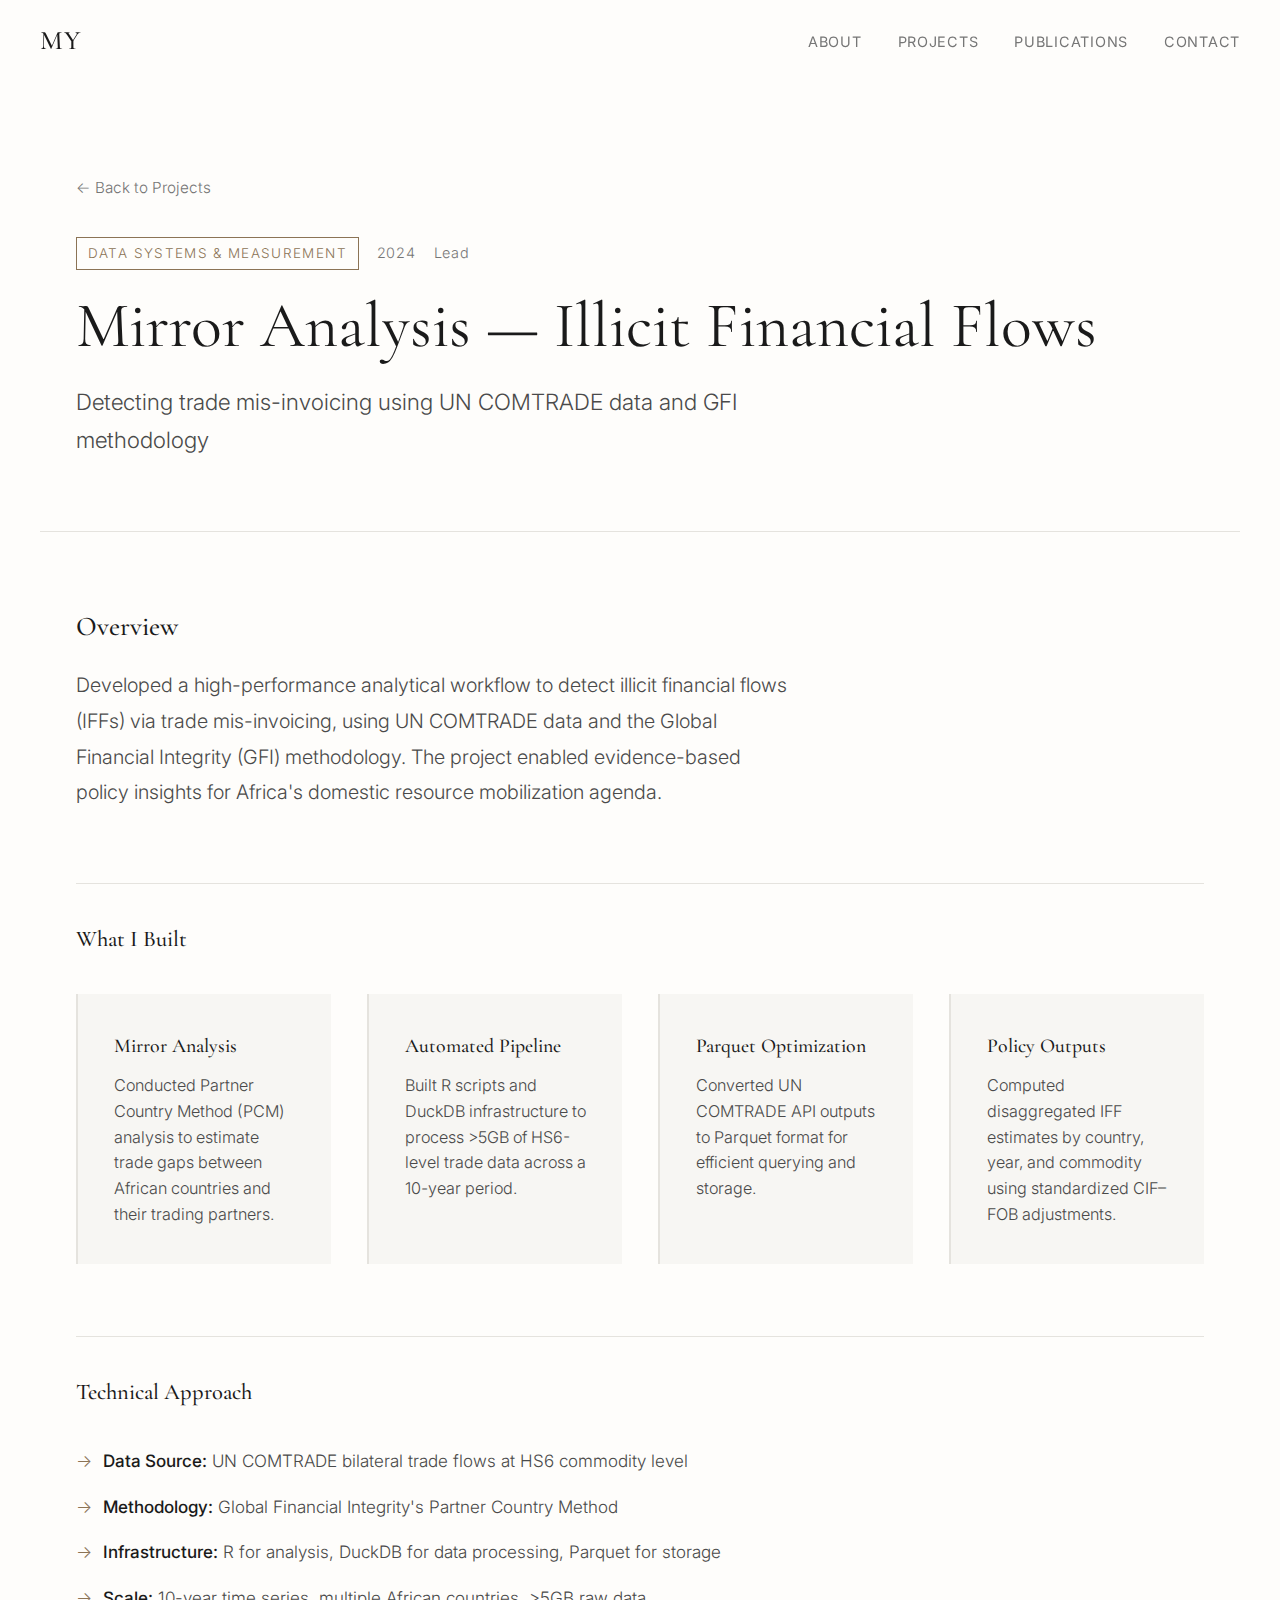
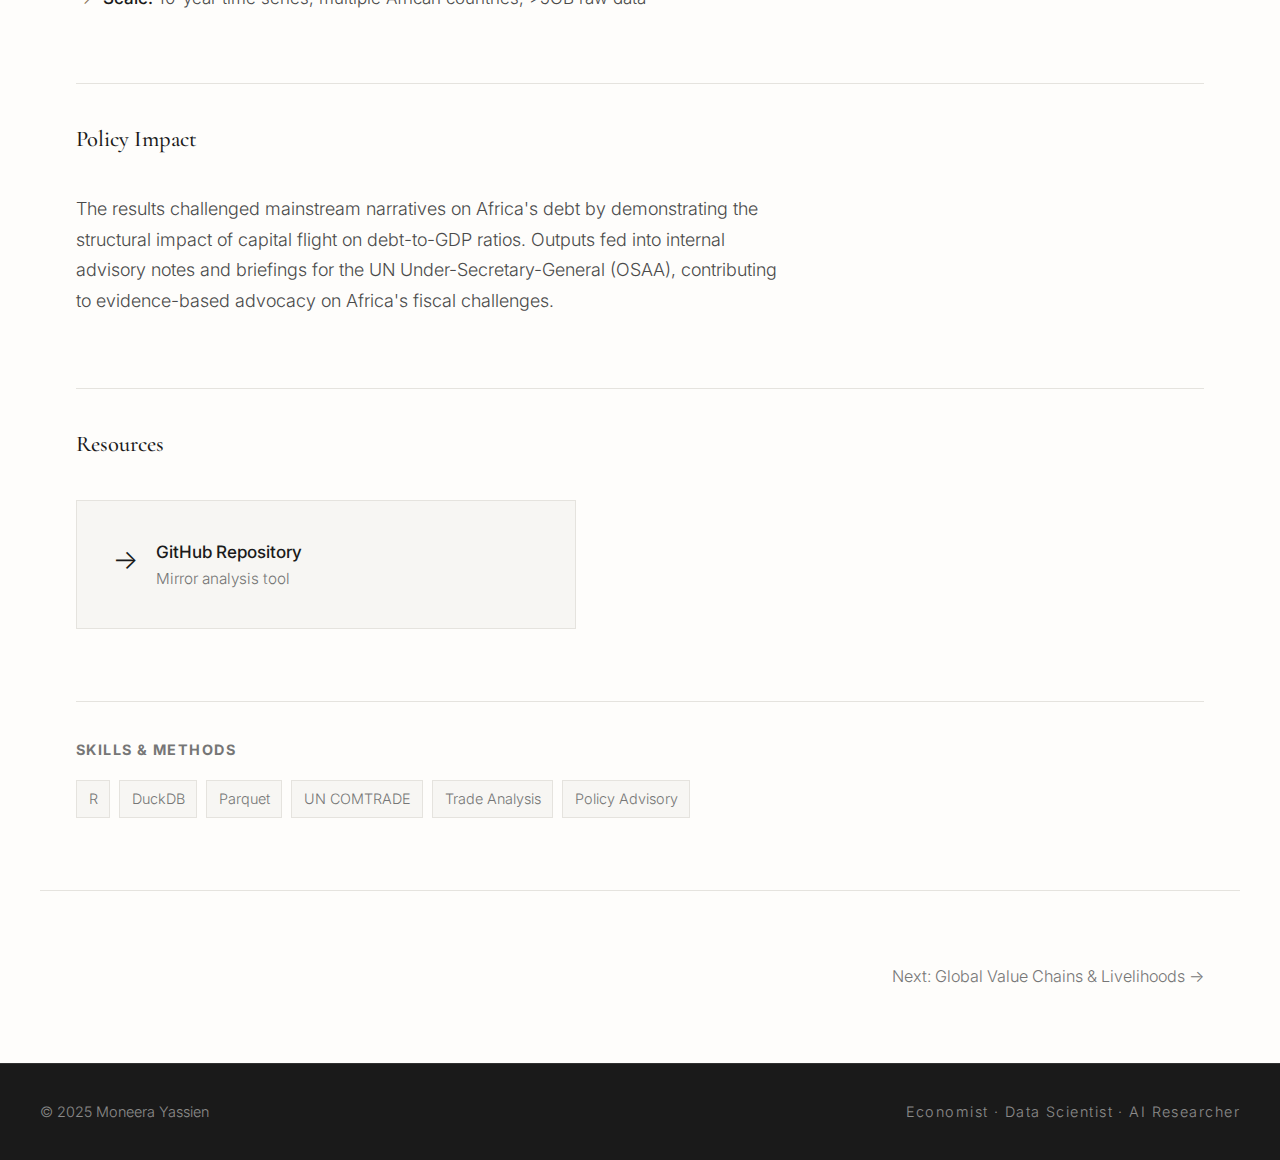
<file: projects/mirror-analysis.html>
<!DOCTYPE html>
<html lang="en">
<head>
    <meta charset="UTF-8">
    <meta name="viewport" content="width=device-width, initial-scale=1.0">
    <title>Mirror Analysis — Illicit Financial Flows | Moneera Yassien</title>
    <link rel="preconnect" href="https://fonts.googleapis.com">
    <link rel="preconnect" href="https://fonts.gstatic.com" crossorigin>
    <link href="https://fonts.googleapis.com/css2?family=Cormorant+Garamond:ital,wght@0,400;0,500;0,600;1,400;1,500&family=Inter:wght@300;400;500&display=swap" rel="stylesheet">
    <link rel="stylesheet" href="../styles.css">
</head>
<body>
    <nav class="nav">
        <div class="nav-inner">
            <a href="../index.html" class="nav-logo">MY</a>
            <ul class="nav-links">
                <li><a href="../index.html#about">About</a></li>
                <li><a href="../index.html#projects">Projects</a></li>
                <li><a href="../index.html#publications">Publications</a></li>
                <li><a href="../index.html#contact">Contact</a></li>
            </ul>
        </div>
    </nav>

    <main class="project-detail">
        <header class="project-header">
            <a href="../index.html#projects" class="back-link">← Back to Projects</a>
            <div class="project-meta-detail">
                <span class="project-theme-tag">Data Systems & Measurement</span>
                <span class="project-year-detail">2024</span>
                <span class="project-role-detail">Lead</span>
            </div>
            <h1>Mirror Analysis — Illicit Financial Flows</h1>
            <p class="project-subtitle">Detecting trade mis-invoicing using UN COMTRADE data and GFI methodology</p>
        </header>

        <section class="project-content">
            <div class="project-overview">
                <h2>Overview</h2>
                <p>Developed a high-performance analytical workflow to detect illicit financial flows (IFFs) via trade mis-invoicing, using UN COMTRADE data and the Global Financial Integrity (GFI) methodology. The project enabled evidence-based policy insights for Africa's domestic resource mobilization agenda.</p>
            </div>

            <div class="project-section">
                <h2>What I Built</h2>
                <div class="highlight-grid">
                    <div class="highlight-card">
                        <h3>Mirror Analysis</h3>
                        <p>Conducted Partner Country Method (PCM) analysis to estimate trade gaps between African countries and their trading partners.</p>
                    </div>
                    <div class="highlight-card">
                        <h3>Automated Pipeline</h3>
                        <p>Built R scripts and DuckDB infrastructure to process >5GB of HS6-level trade data across a 10-year period.</p>
                    </div>
                    <div class="highlight-card">
                        <h3>Parquet Optimization</h3>
                        <p>Converted UN COMTRADE API outputs to Parquet format for efficient querying and storage.</p>
                    </div>
                    <div class="highlight-card">
                        <h3>Policy Outputs</h3>
                        <p>Computed disaggregated IFF estimates by country, year, and commodity using standardized CIF–FOB adjustments.</p>
                    </div>
                </div>
            </div>

            <div class="project-section">
                <h2>Technical Approach</h2>
                <ul class="approach-list">
                    <li><strong>Data Source:</strong> UN COMTRADE bilateral trade flows at HS6 commodity level</li>
                    <li><strong>Methodology:</strong> Global Financial Integrity's Partner Country Method</li>
                    <li><strong>Infrastructure:</strong> R for analysis, DuckDB for data processing, Parquet for storage</li>
                    <li><strong>Scale:</strong> 10-year time series, multiple African countries, >5GB raw data</li>
                </ul>
            </div>

            <div class="project-section">
                <h2>Policy Impact</h2>
                <p>The results challenged mainstream narratives on Africa's debt by demonstrating the structural impact of capital flight on debt-to-GDP ratios. Outputs fed into internal advisory notes and briefings for the UN Under-Secretary-General (OSAA), contributing to evidence-based advocacy on Africa's fiscal challenges.</p>
            </div>

            <div class="project-section">
                <h2>Resources</h2>
                <div class="resource-links">
                    <a href="https://github.com/monyas96/mirror-analysis" target="_blank" rel="noopener" class="resource-link">
                        <span class="resource-icon">→</span>
                        <span class="resource-text">
                            <strong>GitHub Repository</strong>
                            <span>Mirror analysis tool</span>
                        </span>
                    </a>
                </div>
            </div>

            <div class="project-tags-section">
                <h3>Skills & Methods</h3>
                <ul class="project-tags-detail">
                    <li>R</li>
                    <li>DuckDB</li>
                    <li>Parquet</li>
                    <li>UN COMTRADE</li>
                    <li>Trade Analysis</li>
                    <li>Policy Advisory</li>
                </ul>
            </div>
        </section>

        <nav class="project-nav">
            <a href="gvc-livelihoods.html" class="nav-next">Next: Global Value Chains & Livelihoods →</a>
        </nav>
    </main>

    <footer class="footer">
        <div class="footer-inner">
            <p>© 2025 Moneera Yassien</p>
            <p class="footer-note">Economist · Data Scientist · AI Researcher</p>
        </div>
    </footer>
</body>
</html>
</file>
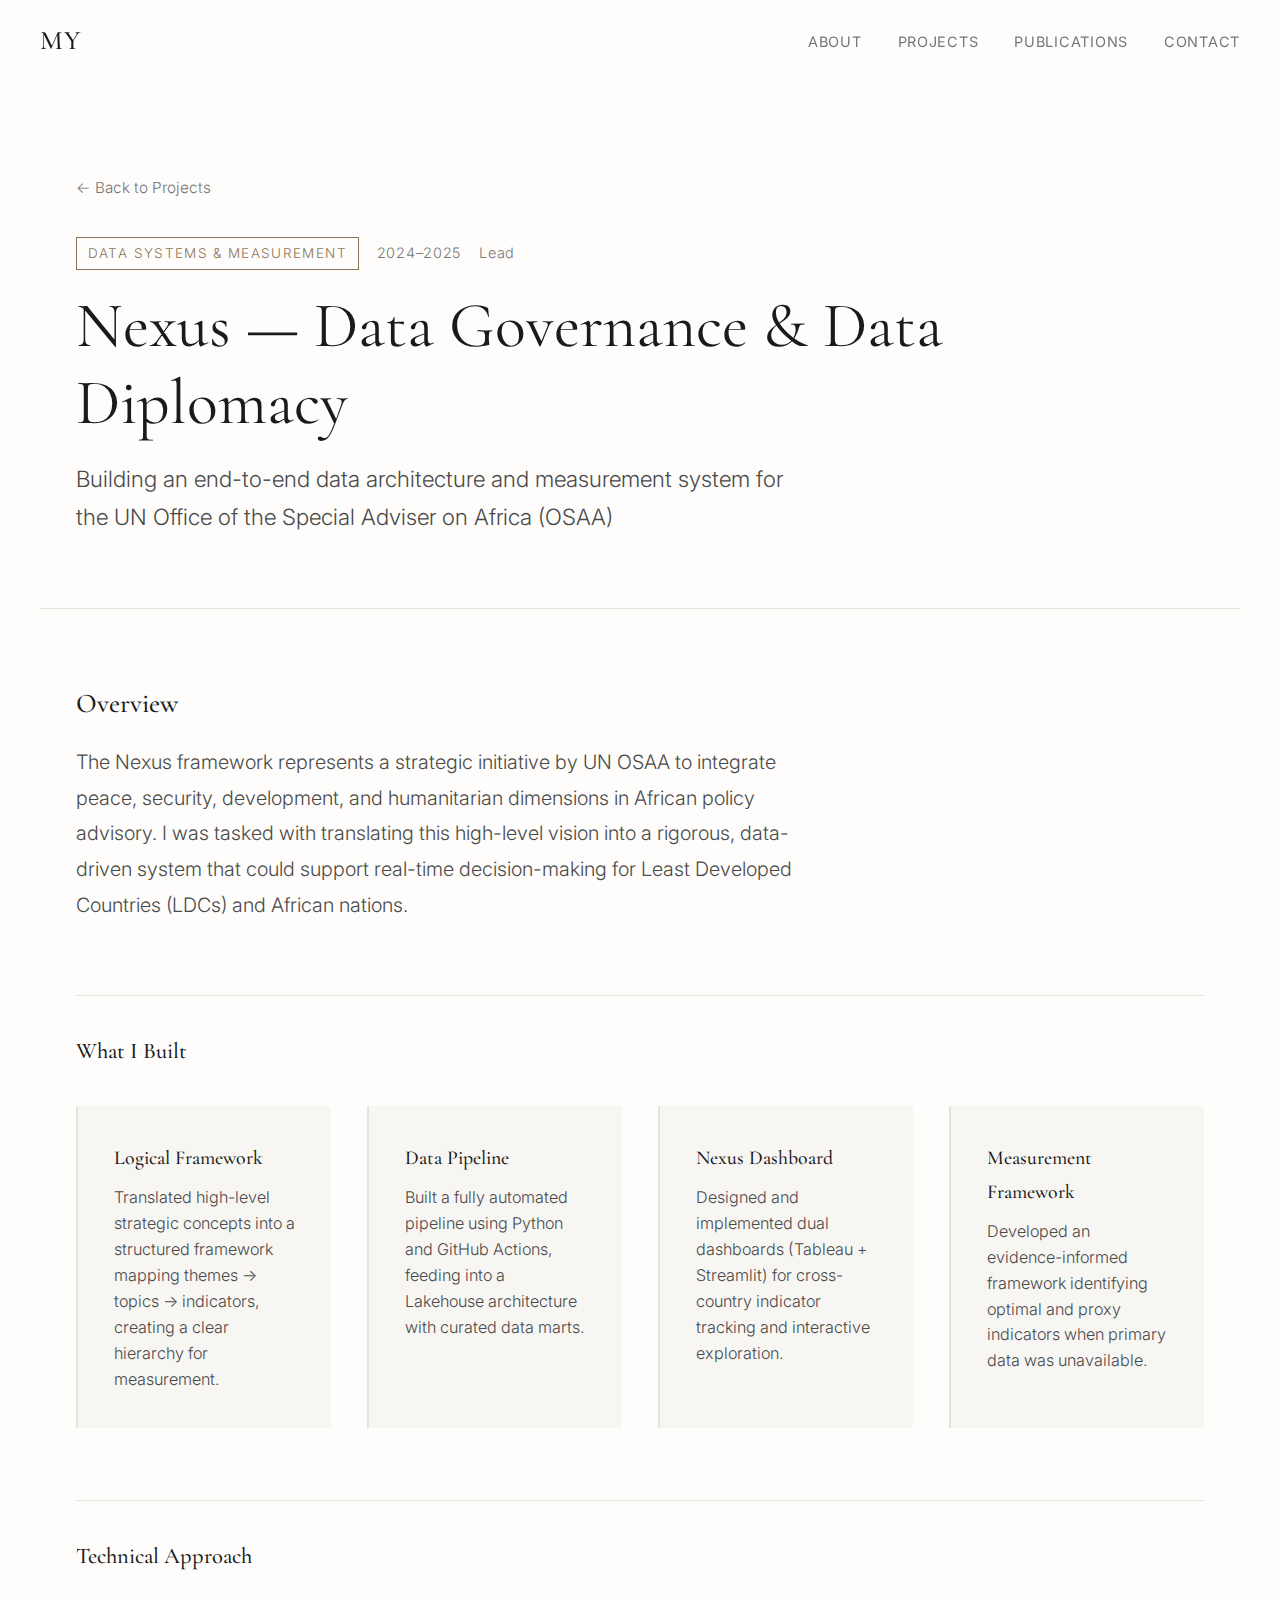
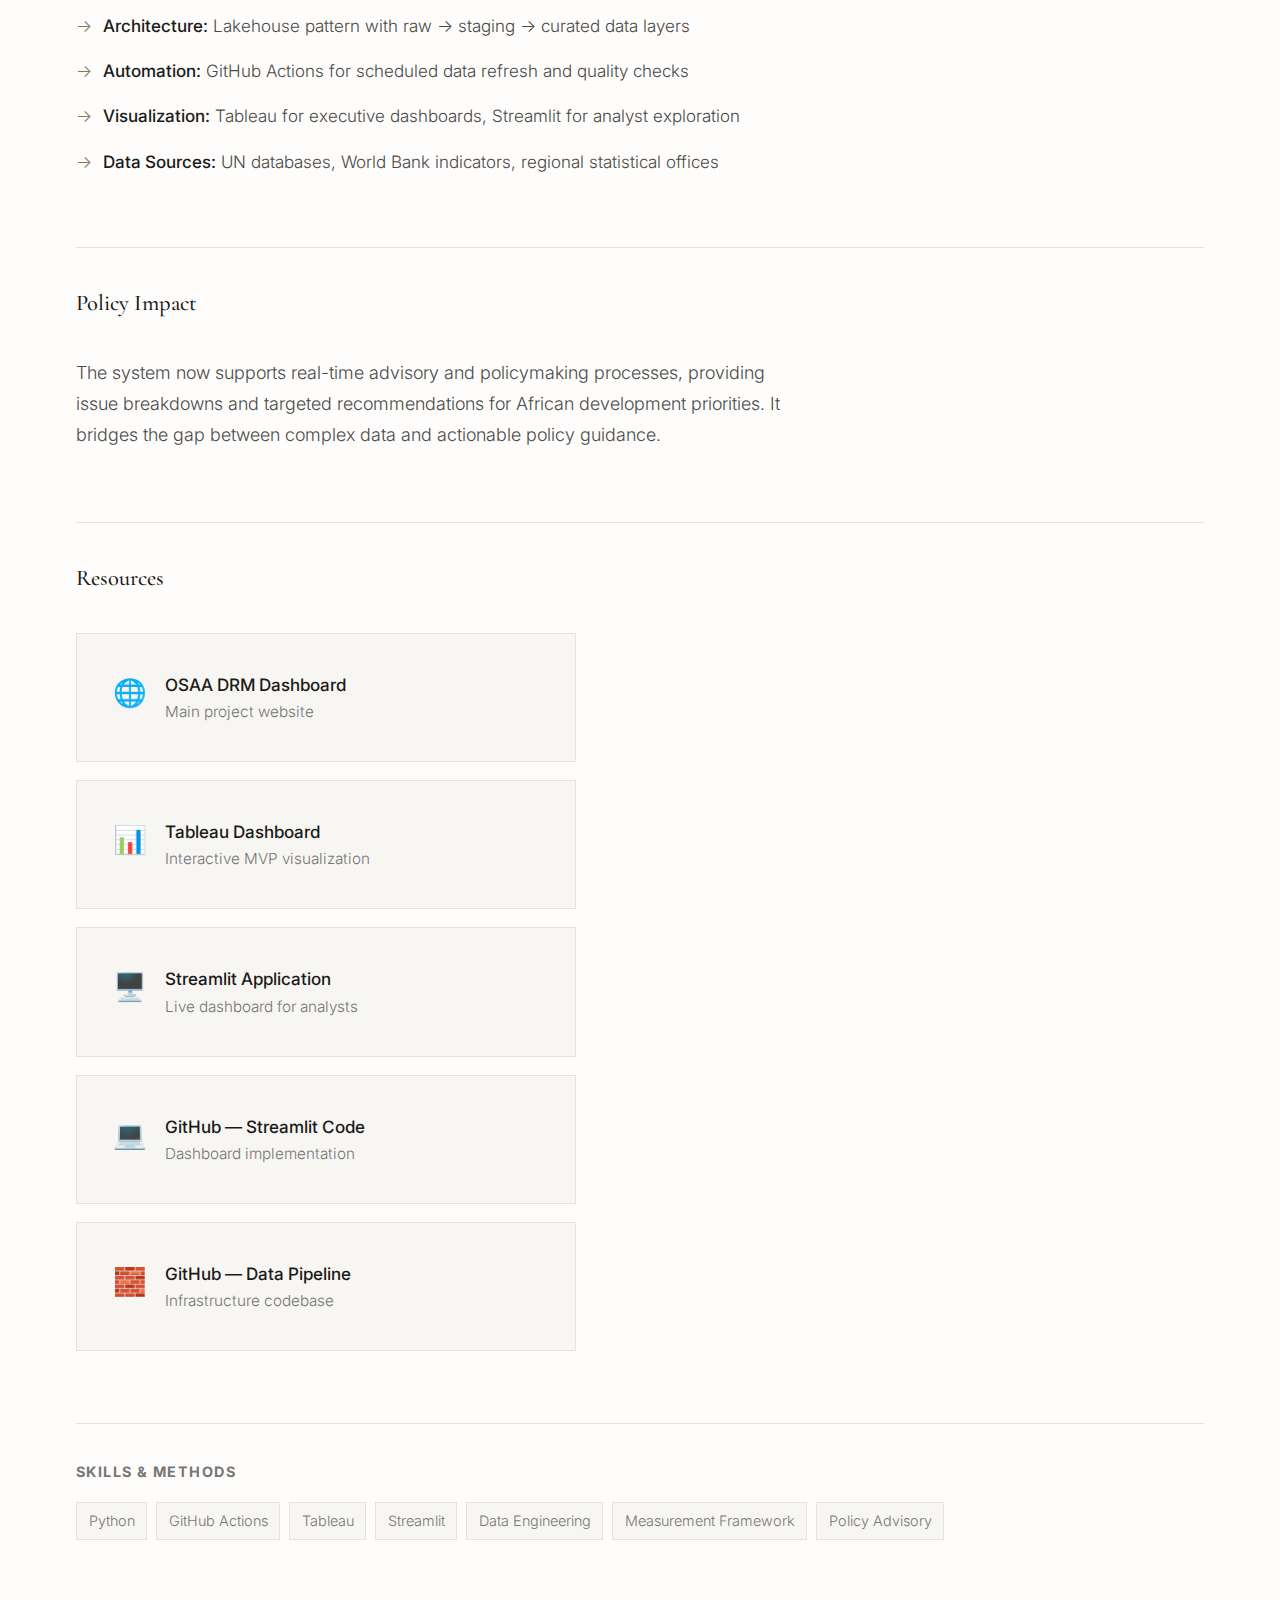
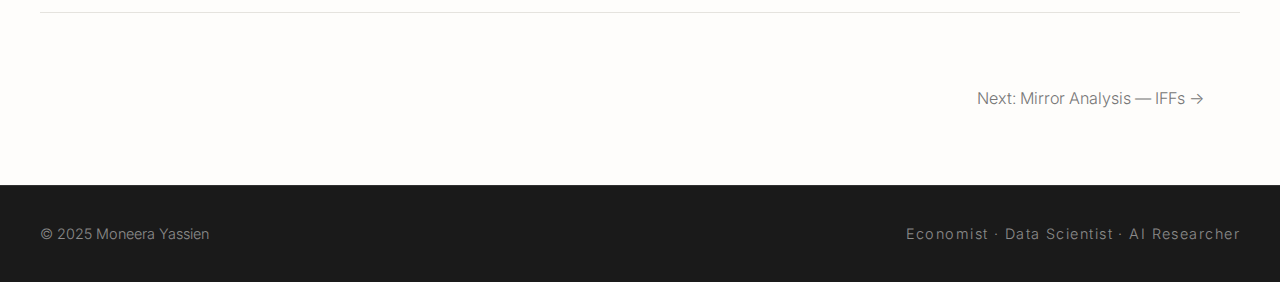
<file: projects/nexus.html>
<!DOCTYPE html>
<html lang="en">
<head>
    <meta charset="UTF-8">
    <meta name="viewport" content="width=device-width, initial-scale=1.0">
    <title>Nexus — Data Governance & Data Diplomacy | Moneera Yassien</title>
    <link rel="preconnect" href="https://fonts.googleapis.com">
    <link rel="preconnect" href="https://fonts.gstatic.com" crossorigin>
    <link href="https://fonts.googleapis.com/css2?family=Cormorant+Garamond:ital,wght@0,400;0,500;0,600;1,400;1,500&family=Inter:wght@300;400;500&display=swap" rel="stylesheet">
    <link rel="stylesheet" href="../styles.css">
</head>
<body>
    <nav class="nav">
        <div class="nav-inner">
            <a href="../index.html" class="nav-logo">MY</a>
            <ul class="nav-links">
                <li><a href="../index.html#about">About</a></li>
                <li><a href="../index.html#projects">Projects</a></li>
                <li><a href="../index.html#publications">Publications</a></li>
                <li><a href="../index.html#contact">Contact</a></li>
            </ul>
        </div>
    </nav>

    <main class="project-detail">
        <header class="project-header">
            <a href="../index.html#projects" class="back-link">← Back to Projects</a>
            <div class="project-meta-detail">
                <span class="project-theme-tag">Data Systems & Measurement</span>
                <span class="project-year-detail">2024–2025</span>
                <span class="project-role-detail">Lead</span>
            </div>
            <h1>Nexus — Data Governance & Data Diplomacy</h1>
            <p class="project-subtitle">Building an end-to-end data architecture and measurement system for the UN Office of the Special Adviser on Africa (OSAA)</p>
        </header>

        <section class="project-content">
            <div class="project-overview">
                <h2>Overview</h2>
                <p>The Nexus framework represents a strategic initiative by UN OSAA to integrate peace, security, development, and humanitarian dimensions in African policy advisory. I was tasked with translating this high-level vision into a rigorous, data-driven system that could support real-time decision-making for Least Developed Countries (LDCs) and African nations.</p>
            </div>

            <div class="project-section">
                <h2>What I Built</h2>
                <div class="highlight-grid">
                    <div class="highlight-card">
                        <h3>Logical Framework</h3>
                        <p>Translated high-level strategic concepts into a structured framework mapping themes → topics → indicators, creating a clear hierarchy for measurement.</p>
                    </div>
                    <div class="highlight-card">
                        <h3>Data Pipeline</h3>
                        <p>Built a fully automated pipeline using Python and GitHub Actions, feeding into a Lakehouse architecture with curated data marts.</p>
                    </div>
                    <div class="highlight-card">
                        <h3>Nexus Dashboard</h3>
                        <p>Designed and implemented dual dashboards (Tableau + Streamlit) for cross-country indicator tracking and interactive exploration.</p>
                    </div>
                    <div class="highlight-card">
                        <h3>Measurement Framework</h3>
                        <p>Developed an evidence-informed framework identifying optimal and proxy indicators when primary data was unavailable.</p>
                    </div>
                </div>
            </div>

            <div class="project-section">
                <h2>Technical Approach</h2>
                <ul class="approach-list">
                    <li><strong>Architecture:</strong> Lakehouse pattern with raw → staging → curated data layers</li>
                    <li><strong>Automation:</strong> GitHub Actions for scheduled data refresh and quality checks</li>
                    <li><strong>Visualization:</strong> Tableau for executive dashboards, Streamlit for analyst exploration</li>
                    <li><strong>Data Sources:</strong> UN databases, World Bank indicators, regional statistical offices</li>
                </ul>
            </div>

            <div class="project-section">
                <h2>Policy Impact</h2>
                <p>The system now supports real-time advisory and policymaking processes, providing issue breakdowns and targeted recommendations for African development priorities. It bridges the gap between complex data and actionable policy guidance.</p>
            </div>

            <div class="project-section">
                <h2>Resources</h2>
                <div class="resource-links">
                    <a href="https://monyas96.github.io/OSAA_DRM/" target="_blank" rel="noopener" class="resource-link">
                        <span class="resource-icon">🌐</span>
                        <span class="resource-text">
                            <strong>OSAA DRM Dashboard</strong>
                            <span>Main project website</span>
                        </span>
                    </a>
                    <a href="https://public.tableau.com/app/profile/moneera.yassien6589/viz/Nexusdashboard_MVP_Version1_0/Dashboard24" target="_blank" rel="noopener" class="resource-link">
                        <span class="resource-icon">📊</span>
                        <span class="resource-text">
                            <strong>Tableau Dashboard</strong>
                            <span>Interactive MVP visualization</span>
                        </span>
                    </a>
                    <a href="https://monyas96-nexus-dashboard-v-2-app-1edhpy.streamlit.app/" target="_blank" rel="noopener" class="resource-link">
                        <span class="resource-icon">🖥️</span>
                        <span class="resource-text">
                            <strong>Streamlit Application</strong>
                            <span>Live dashboard for analysts</span>
                        </span>
                    </a>
                    <a href="https://github.com/monyas96/nexus_streamlit_dashboard" target="_blank" rel="noopener" class="resource-link">
                        <span class="resource-icon">💻</span>
                        <span class="resource-text">
                            <strong>GitHub — Streamlit Code</strong>
                            <span>Dashboard implementation</span>
                        </span>
                    </a>
                    <a href="https://github.com/UN-OSAA/nexus-pipeline" target="_blank" rel="noopener" class="resource-link">
                        <span class="resource-icon">🧱</span>
                        <span class="resource-text">
                            <strong>GitHub — Data Pipeline</strong>
                            <span>Infrastructure codebase</span>
                        </span>
                    </a>
                </div>
            </div>

            <div class="project-tags-section">
                <h3>Skills & Methods</h3>
                <ul class="project-tags-detail">
                    <li>Python</li>
                    <li>GitHub Actions</li>
                    <li>Tableau</li>
                    <li>Streamlit</li>
                    <li>Data Engineering</li>
                    <li>Measurement Framework</li>
                    <li>Policy Advisory</li>
                </ul>
            </div>
        </section>

        <nav class="project-nav">
            <a href="mirror-analysis.html" class="nav-next">Next: Mirror Analysis — IFFs →</a>
        </nav>
    </main>

    <footer class="footer">
        <div class="footer-inner">
            <p>© 2025 Moneera Yassien</p>
            <p class="footer-note">Economist · Data Scientist · AI Researcher</p>
        </div>
    </footer>
</body>
</html>
</file>
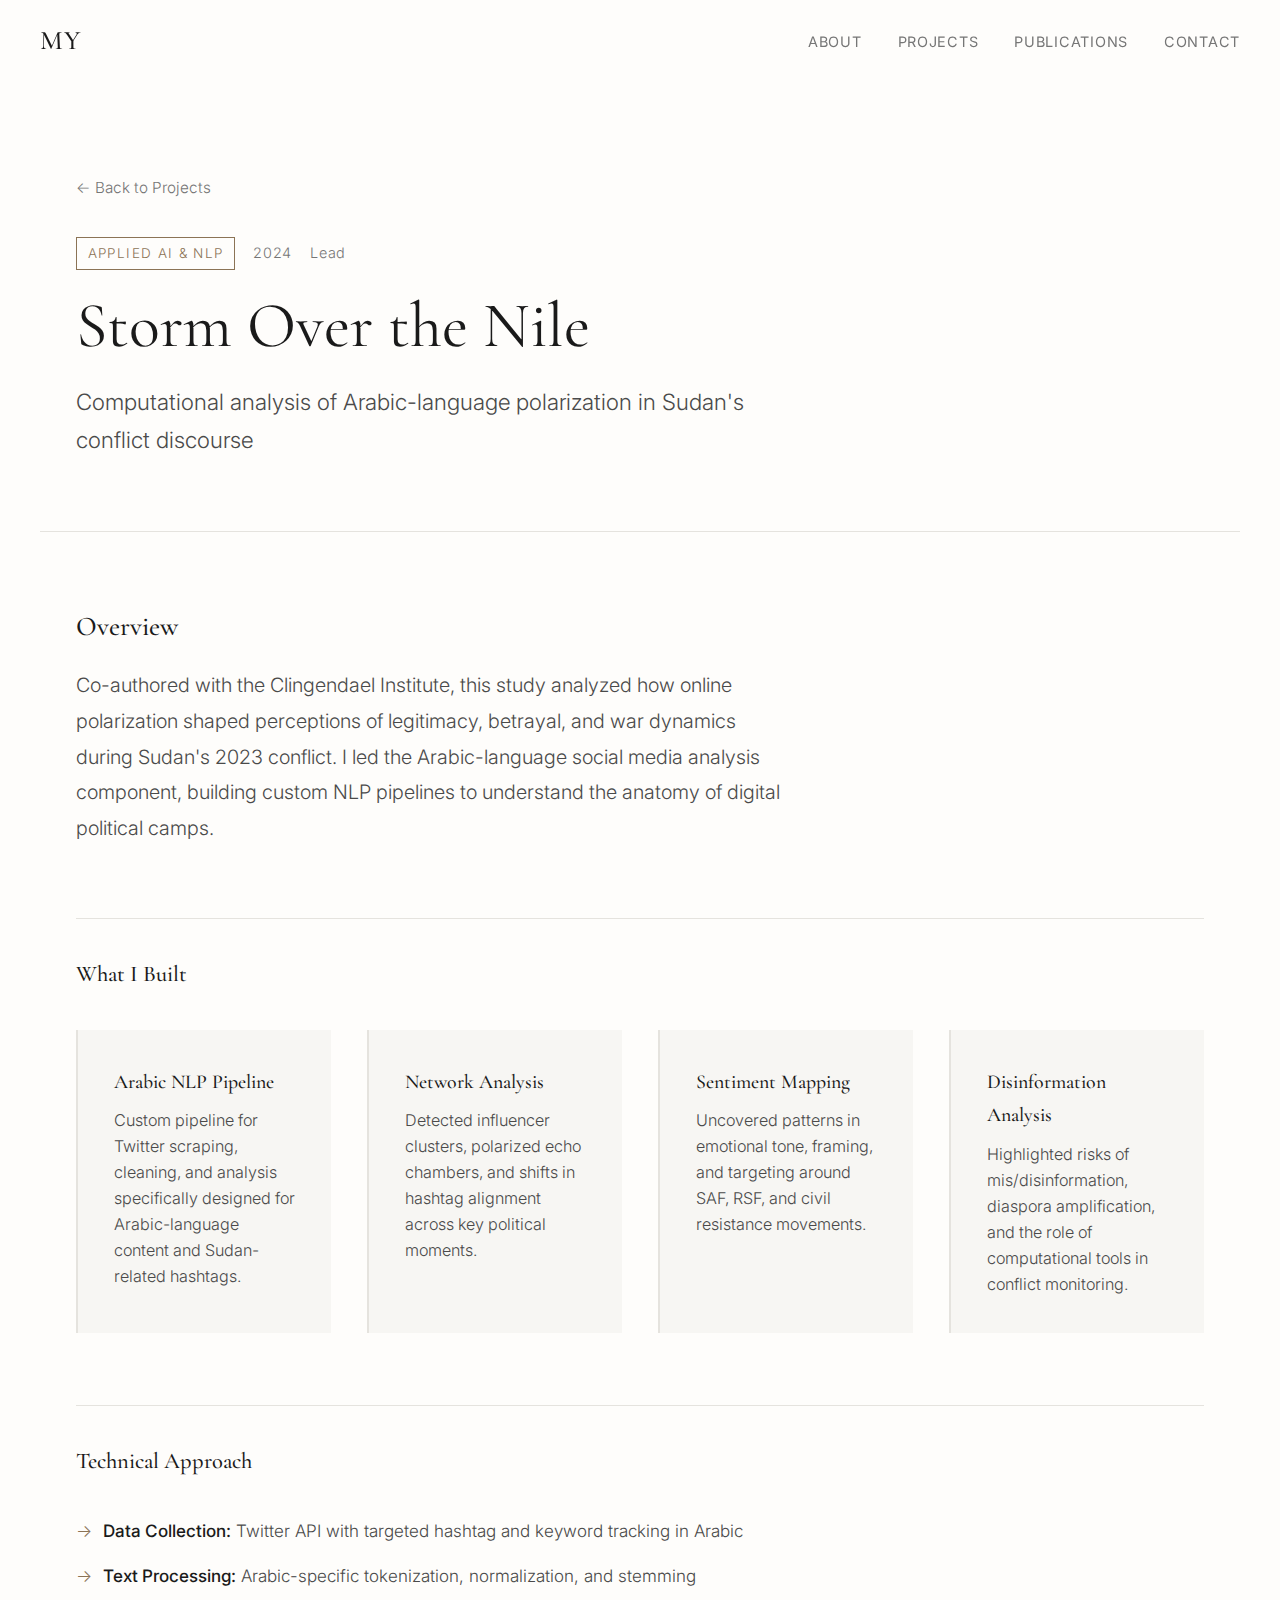
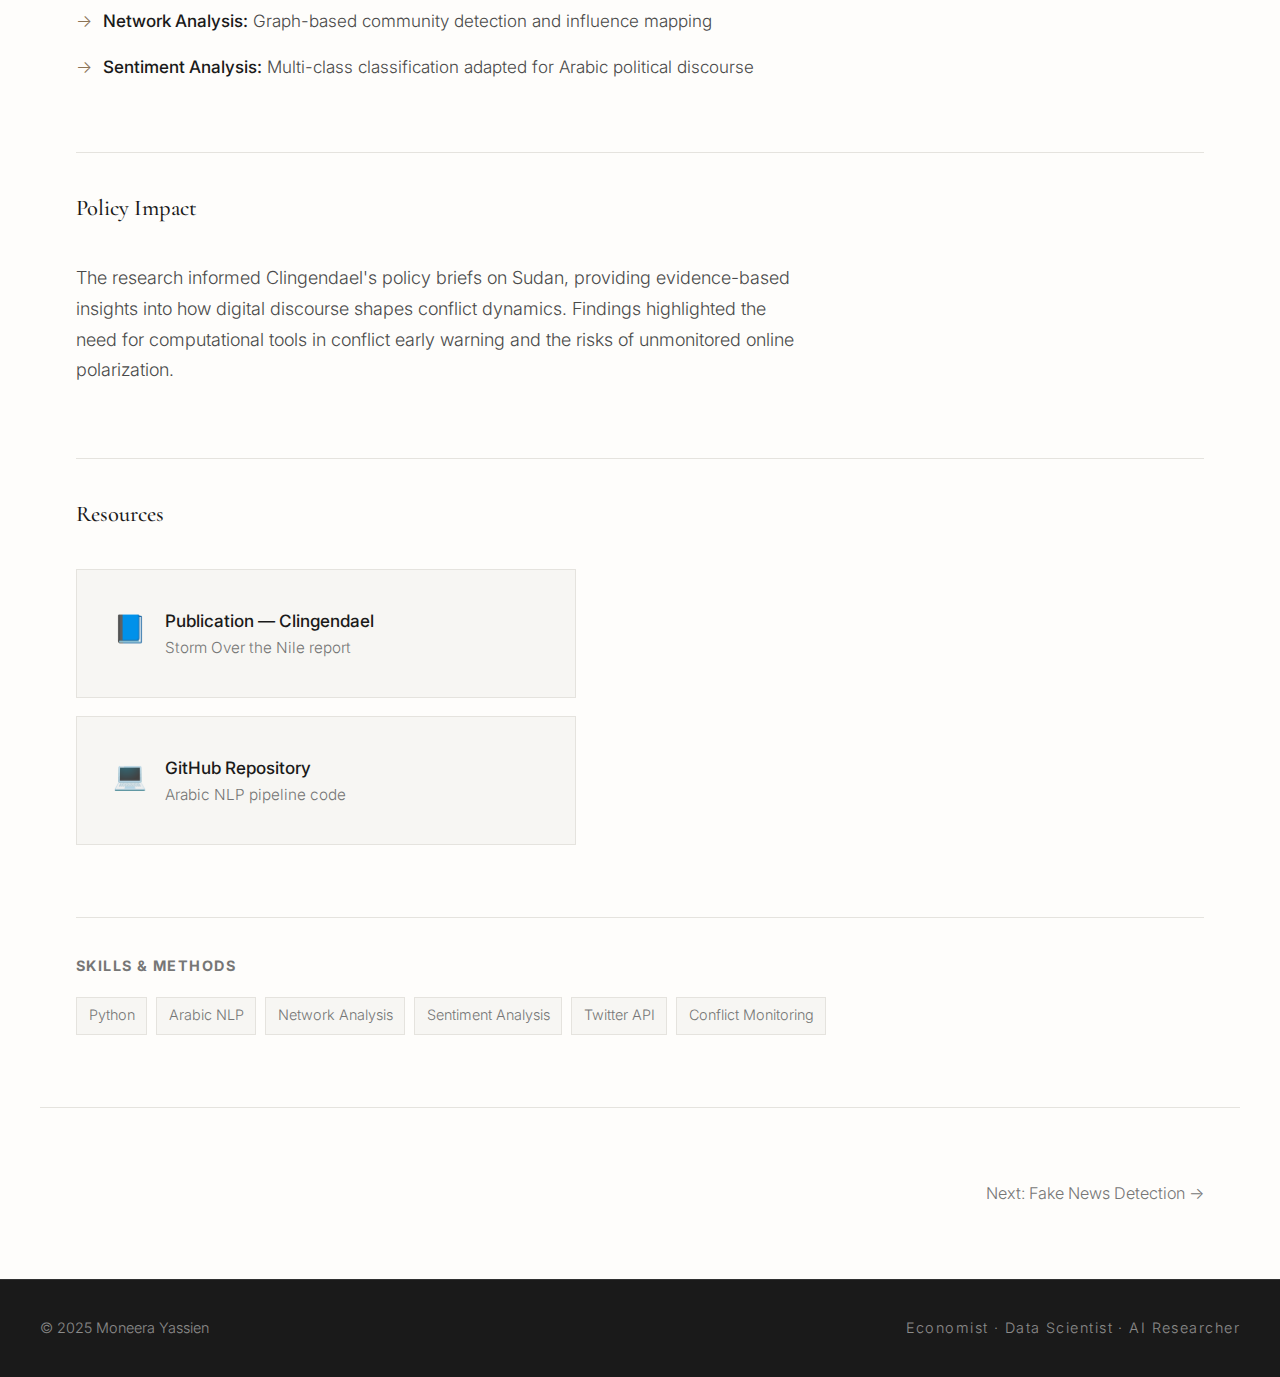
<file: projects/storm-over-the-nile.html>
<!DOCTYPE html>
<html lang="en">
<head>
    <meta charset="UTF-8">
    <meta name="viewport" content="width=device-width, initial-scale=1.0">
    <title>Storm Over the Nile — Arabic Polarization Analysis | Moneera Yassien</title>
    <link rel="preconnect" href="https://fonts.googleapis.com">
    <link rel="preconnect" href="https://fonts.gstatic.com" crossorigin>
    <link href="https://fonts.googleapis.com/css2?family=Cormorant+Garamond:ital,wght@0,400;0,500;0,600;1,400;1,500&family=Inter:wght@300;400;500&display=swap" rel="stylesheet">
    <link rel="stylesheet" href="../styles.css">
</head>
<body>
    <nav class="nav">
        <div class="nav-inner">
            <a href="../index.html" class="nav-logo">MY</a>
            <ul class="nav-links">
                <li><a href="../index.html#about">About</a></li>
                <li><a href="../index.html#projects">Projects</a></li>
                <li><a href="../index.html#publications">Publications</a></li>
                <li><a href="../index.html#contact">Contact</a></li>
            </ul>
        </div>
    </nav>

    <main class="project-detail">
        <header class="project-header">
            <a href="../index.html#projects" class="back-link">← Back to Projects</a>
            <div class="project-meta-detail">
                <span class="project-theme-tag">Applied AI & NLP</span>
                <span class="project-year-detail">2024</span>
                <span class="project-role-detail">Lead</span>
            </div>
            <h1>Storm Over the Nile</h1>
            <p class="project-subtitle">Computational analysis of Arabic-language polarization in Sudan's conflict discourse</p>
        </header>

        <section class="project-content">
            <div class="project-overview">
                <h2>Overview</h2>
                <p>Co-authored with the Clingendael Institute, this study analyzed how online polarization shaped perceptions of legitimacy, betrayal, and war dynamics during Sudan's 2023 conflict. I led the Arabic-language social media analysis component, building custom NLP pipelines to understand the anatomy of digital political camps.</p>
            </div>

            <div class="project-section">
                <h2>What I Built</h2>
                <div class="highlight-grid">
                    <div class="highlight-card">
                        <h3>Arabic NLP Pipeline</h3>
                        <p>Custom pipeline for Twitter scraping, cleaning, and analysis specifically designed for Arabic-language content and Sudan-related hashtags.</p>
                    </div>
                    <div class="highlight-card">
                        <h3>Network Analysis</h3>
                        <p>Detected influencer clusters, polarized echo chambers, and shifts in hashtag alignment across key political moments.</p>
                    </div>
                    <div class="highlight-card">
                        <h3>Sentiment Mapping</h3>
                        <p>Uncovered patterns in emotional tone, framing, and targeting around SAF, RSF, and civil resistance movements.</p>
                    </div>
                    <div class="highlight-card">
                        <h3>Disinformation Analysis</h3>
                        <p>Highlighted risks of mis/disinformation, diaspora amplification, and the role of computational tools in conflict monitoring.</p>
                    </div>
                </div>
            </div>

            <div class="project-section">
                <h2>Technical Approach</h2>
                <ul class="approach-list">
                    <li><strong>Data Collection:</strong> Twitter API with targeted hashtag and keyword tracking in Arabic</li>
                    <li><strong>Text Processing:</strong> Arabic-specific tokenization, normalization, and stemming</li>
                    <li><strong>Network Analysis:</strong> Graph-based community detection and influence mapping</li>
                    <li><strong>Sentiment Analysis:</strong> Multi-class classification adapted for Arabic political discourse</li>
                </ul>
            </div>

            <div class="project-section">
                <h2>Policy Impact</h2>
                <p>The research informed Clingendael's policy briefs on Sudan, providing evidence-based insights into how digital discourse shapes conflict dynamics. Findings highlighted the need for computational tools in conflict early warning and the risks of unmonitored online polarization.</p>
            </div>

            <div class="project-section">
                <h2>Resources</h2>
                <div class="resource-links">
                    <a href="https://www.clingendael.org/publication/storm-over-nile" target="_blank" rel="noopener" class="resource-link">
                        <span class="resource-icon">📘</span>
                        <span class="resource-text">
                            <strong>Publication — Clingendael</strong>
                            <span>Storm Over the Nile report</span>
                        </span>
                    </a>
                    <a href="https://github.com/monyas96/arabic-polarization-twitter" target="_blank" rel="noopener" class="resource-link">
                        <span class="resource-icon">💻</span>
                        <span class="resource-text">
                            <strong>GitHub Repository</strong>
                            <span>Arabic NLP pipeline code</span>
                        </span>
                    </a>
                </div>
            </div>

            <div class="project-tags-section">
                <h3>Skills & Methods</h3>
                <ul class="project-tags-detail">
                    <li>Python</li>
                    <li>Arabic NLP</li>
                    <li>Network Analysis</li>
                    <li>Sentiment Analysis</li>
                    <li>Twitter API</li>
                    <li>Conflict Monitoring</li>
                </ul>
            </div>
        </section>

        <nav class="project-nav">
            <a href="fake-news-detection.html" class="nav-next">Next: Fake News Detection →</a>
        </nav>
    </main>

    <footer class="footer">
        <div class="footer-inner">
            <p>© 2025 Moneera Yassien</p>
            <p class="footer-note">Economist · Data Scientist · AI Researcher</p>
        </div>
    </footer>
</body>
</html>
</file>
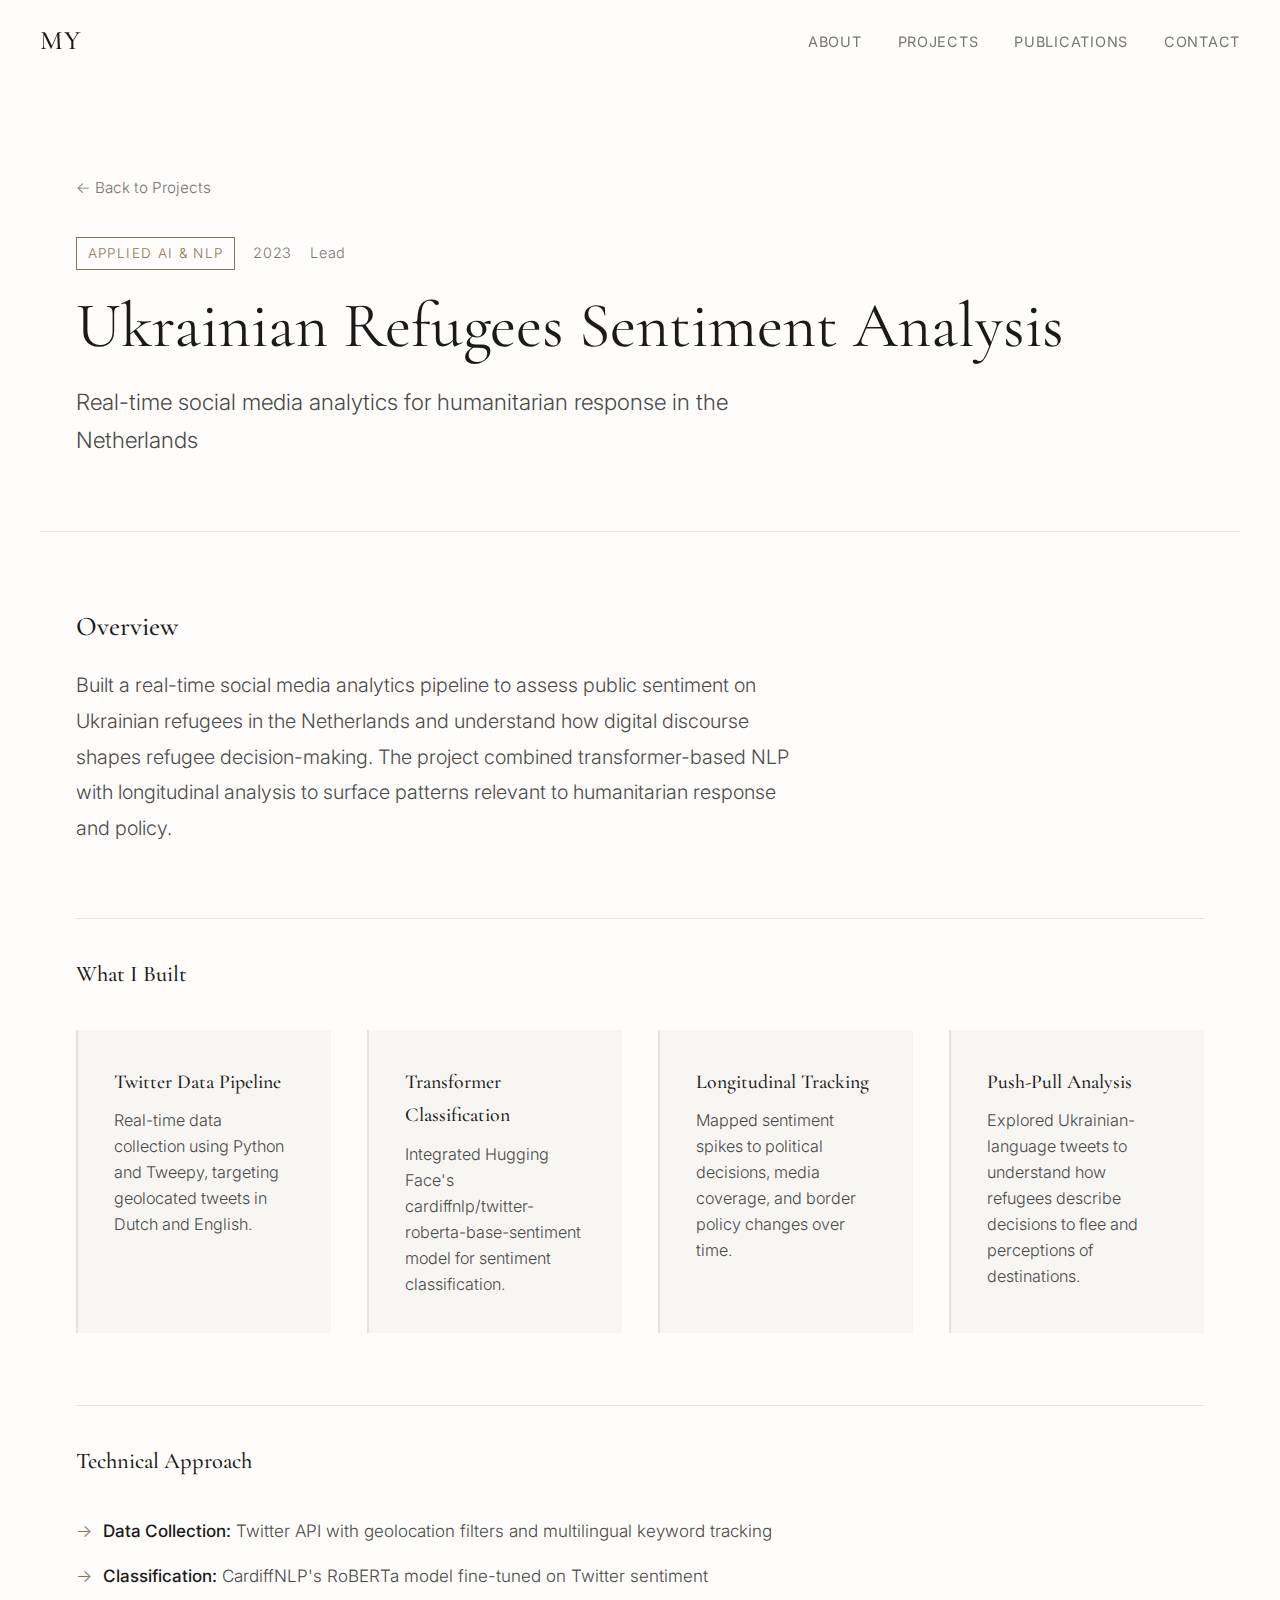
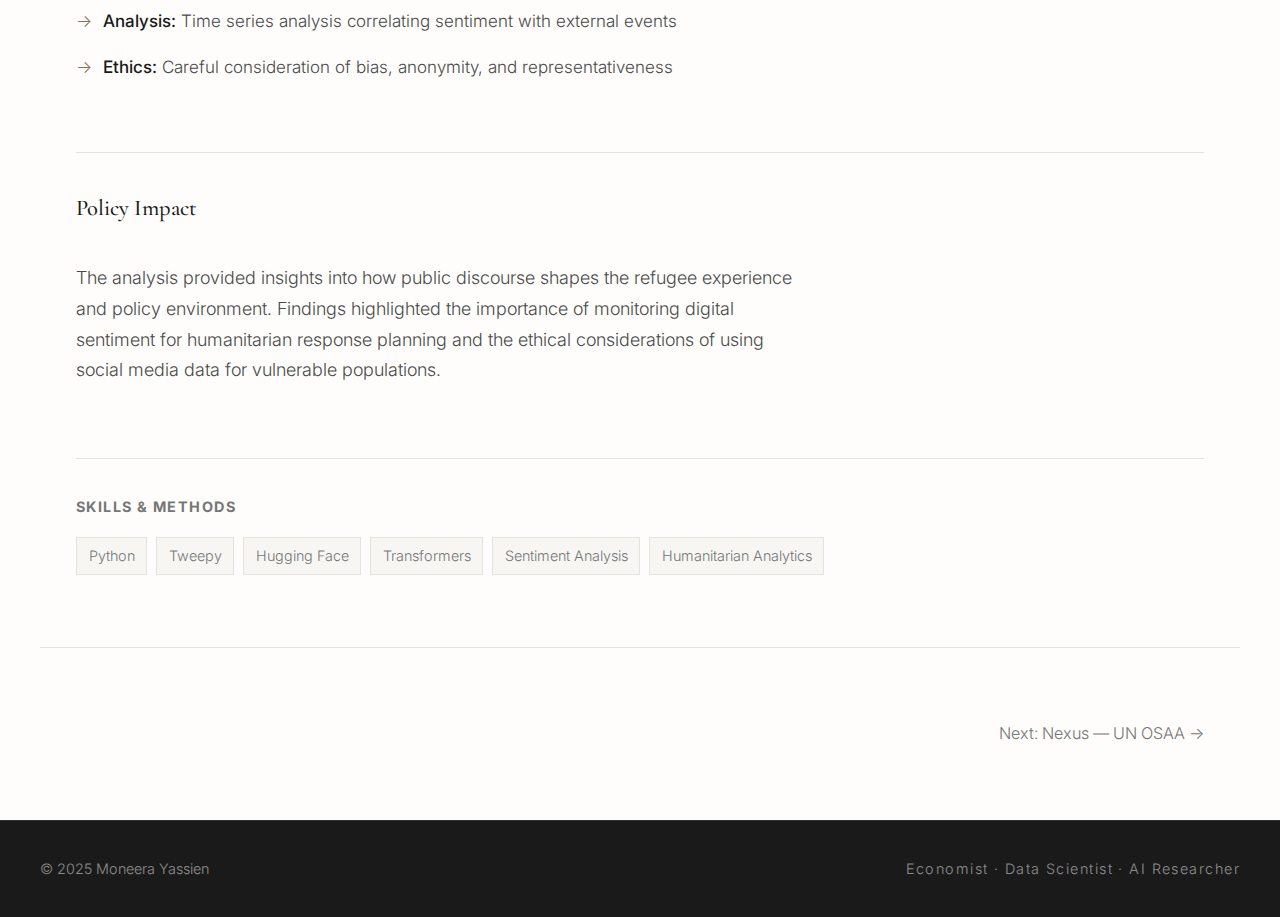
<file: projects/ukrainian-refugees-sentiment.html>
<!DOCTYPE html>
<html lang="en">
<head>
    <meta charset="UTF-8">
    <meta name="viewport" content="width=device-width, initial-scale=1.0">
    <title>Ukrainian Refugees Sentiment Analysis | Moneera Yassien</title>
    <link rel="preconnect" href="https://fonts.googleapis.com">
    <link rel="preconnect" href="https://fonts.gstatic.com" crossorigin>
    <link href="https://fonts.googleapis.com/css2?family=Cormorant+Garamond:ital,wght@0,400;0,500;0,600;1,400;1,500&family=Inter:wght@300;400;500&display=swap" rel="stylesheet">
    <link rel="stylesheet" href="../styles.css">
</head>
<body>
    <nav class="nav">
        <div class="nav-inner">
            <a href="../index.html" class="nav-logo">MY</a>
            <ul class="nav-links">
                <li><a href="../index.html#about">About</a></li>
                <li><a href="../index.html#projects">Projects</a></li>
                <li><a href="../index.html#publications">Publications</a></li>
                <li><a href="../index.html#contact">Contact</a></li>
            </ul>
        </div>
    </nav>

    <main class="project-detail">
        <header class="project-header">
            <a href="../index.html#projects" class="back-link">← Back to Projects</a>
            <div class="project-meta-detail">
                <span class="project-theme-tag">Applied AI & NLP</span>
                <span class="project-year-detail">2023</span>
                <span class="project-role-detail">Lead</span>
            </div>
            <h1>Ukrainian Refugees Sentiment Analysis</h1>
            <p class="project-subtitle">Real-time social media analytics for humanitarian response in the Netherlands</p>
        </header>

        <section class="project-content">
            <div class="project-overview">
                <h2>Overview</h2>
                <p>Built a real-time social media analytics pipeline to assess public sentiment on Ukrainian refugees in the Netherlands and understand how digital discourse shapes refugee decision-making. The project combined transformer-based NLP with longitudinal analysis to surface patterns relevant to humanitarian response and policy.</p>
            </div>

            <div class="project-section">
                <h2>What I Built</h2>
                <div class="highlight-grid">
                    <div class="highlight-card">
                        <h3>Twitter Data Pipeline</h3>
                        <p>Real-time data collection using Python and Tweepy, targeting geolocated tweets in Dutch and English.</p>
                    </div>
                    <div class="highlight-card">
                        <h3>Transformer Classification</h3>
                        <p>Integrated Hugging Face's cardiffnlp/twitter-roberta-base-sentiment model for sentiment classification.</p>
                    </div>
                    <div class="highlight-card">
                        <h3>Longitudinal Tracking</h3>
                        <p>Mapped sentiment spikes to political decisions, media coverage, and border policy changes over time.</p>
                    </div>
                    <div class="highlight-card">
                        <h3>Push-Pull Analysis</h3>
                        <p>Explored Ukrainian-language tweets to understand how refugees describe decisions to flee and perceptions of destinations.</p>
                    </div>
                </div>
            </div>

            <div class="project-section">
                <h2>Technical Approach</h2>
                <ul class="approach-list">
                    <li><strong>Data Collection:</strong> Twitter API with geolocation filters and multilingual keyword tracking</li>
                    <li><strong>Classification:</strong> CardiffNLP's RoBERTa model fine-tuned on Twitter sentiment</li>
                    <li><strong>Analysis:</strong> Time series analysis correlating sentiment with external events</li>
                    <li><strong>Ethics:</strong> Careful consideration of bias, anonymity, and representativeness</li>
                </ul>
            </div>

            <div class="project-section">
                <h2>Policy Impact</h2>
                <p>The analysis provided insights into how public discourse shapes the refugee experience and policy environment. Findings highlighted the importance of monitoring digital sentiment for humanitarian response planning and the ethical considerations of using social media data for vulnerable populations.</p>
            </div>

            <div class="project-tags-section">
                <h3>Skills & Methods</h3>
                <ul class="project-tags-detail">
                    <li>Python</li>
                    <li>Tweepy</li>
                    <li>Hugging Face</li>
                    <li>Transformers</li>
                    <li>Sentiment Analysis</li>
                    <li>Humanitarian Analytics</li>
                </ul>
            </div>
        </section>

        <nav class="project-nav">
            <a href="nexus.html" class="nav-next">Next: Nexus — UN OSAA →</a>
        </nav>
    </main>

    <footer class="footer">
        <div class="footer-inner">
            <p>© 2025 Moneera Yassien</p>
            <p class="footer-note">Economist · Data Scientist · AI Researcher</p>
        </div>
    </footer>
</body>
</html>
</file>
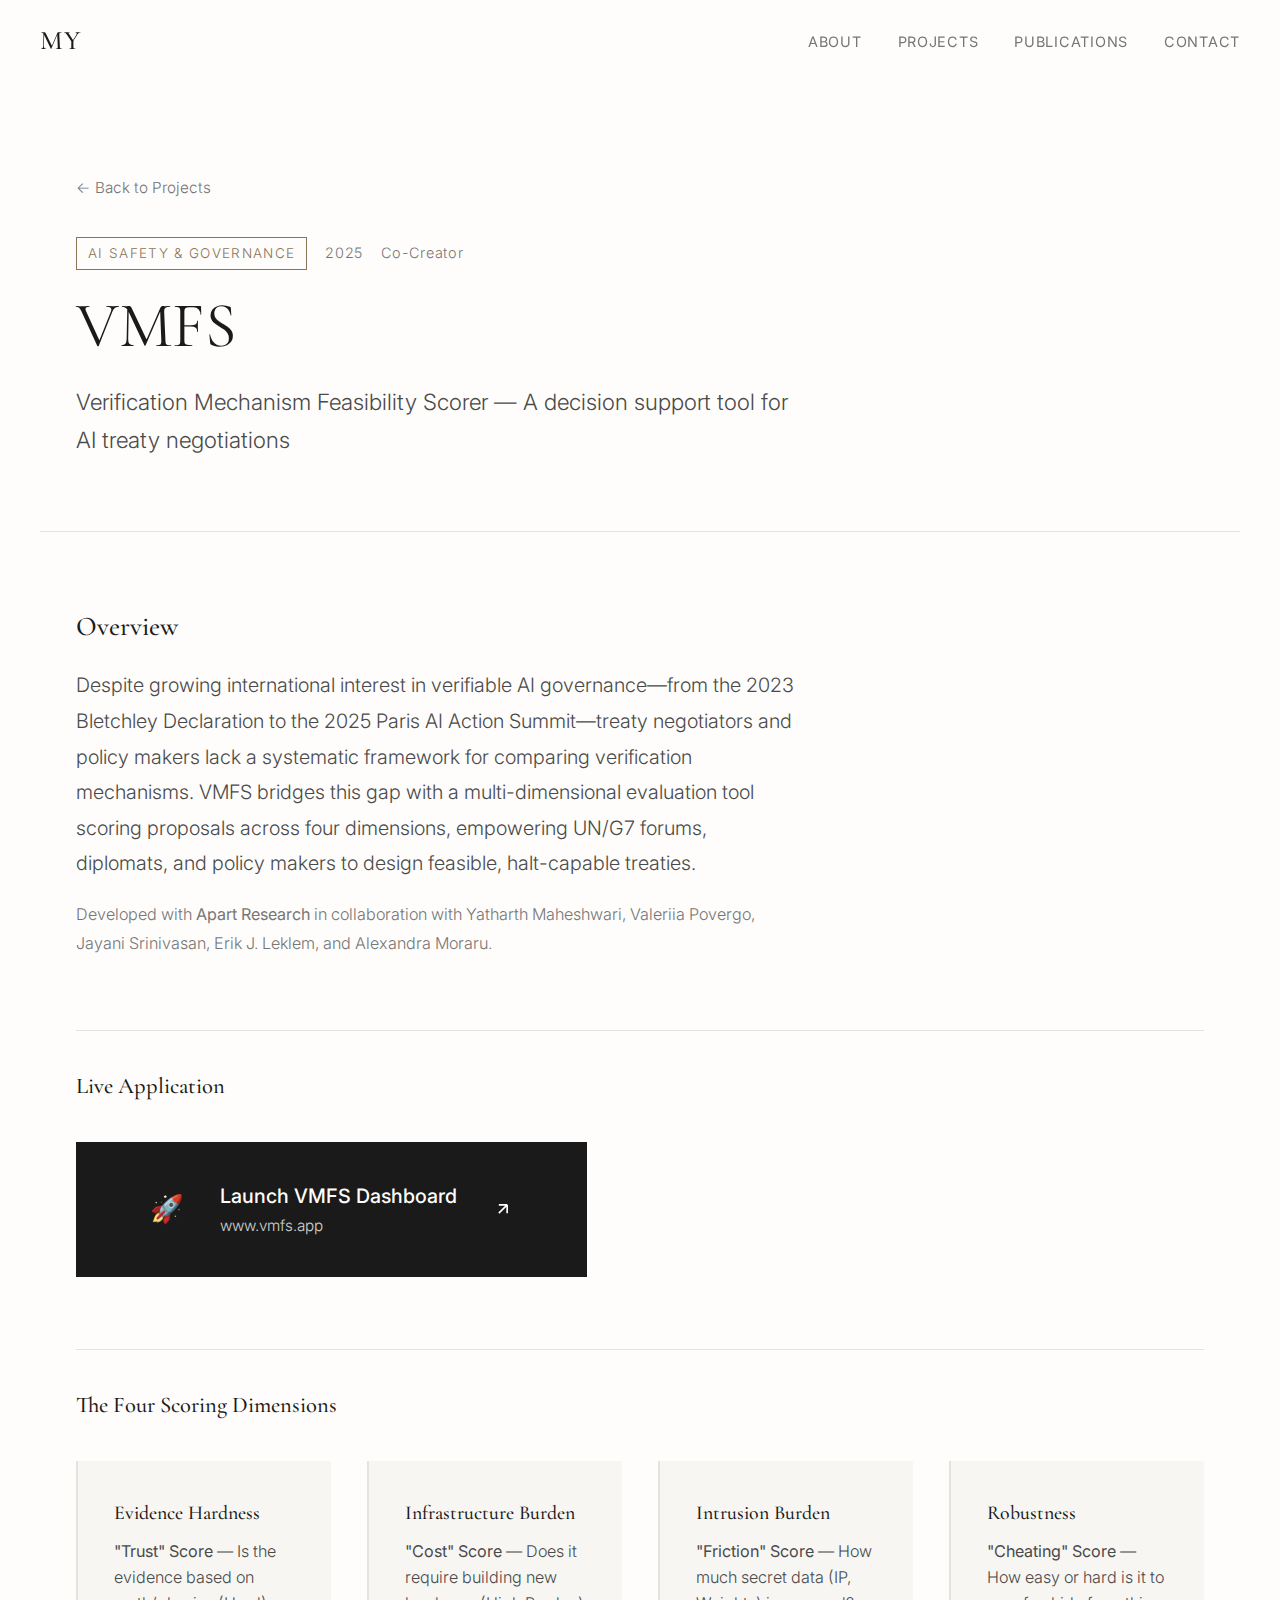
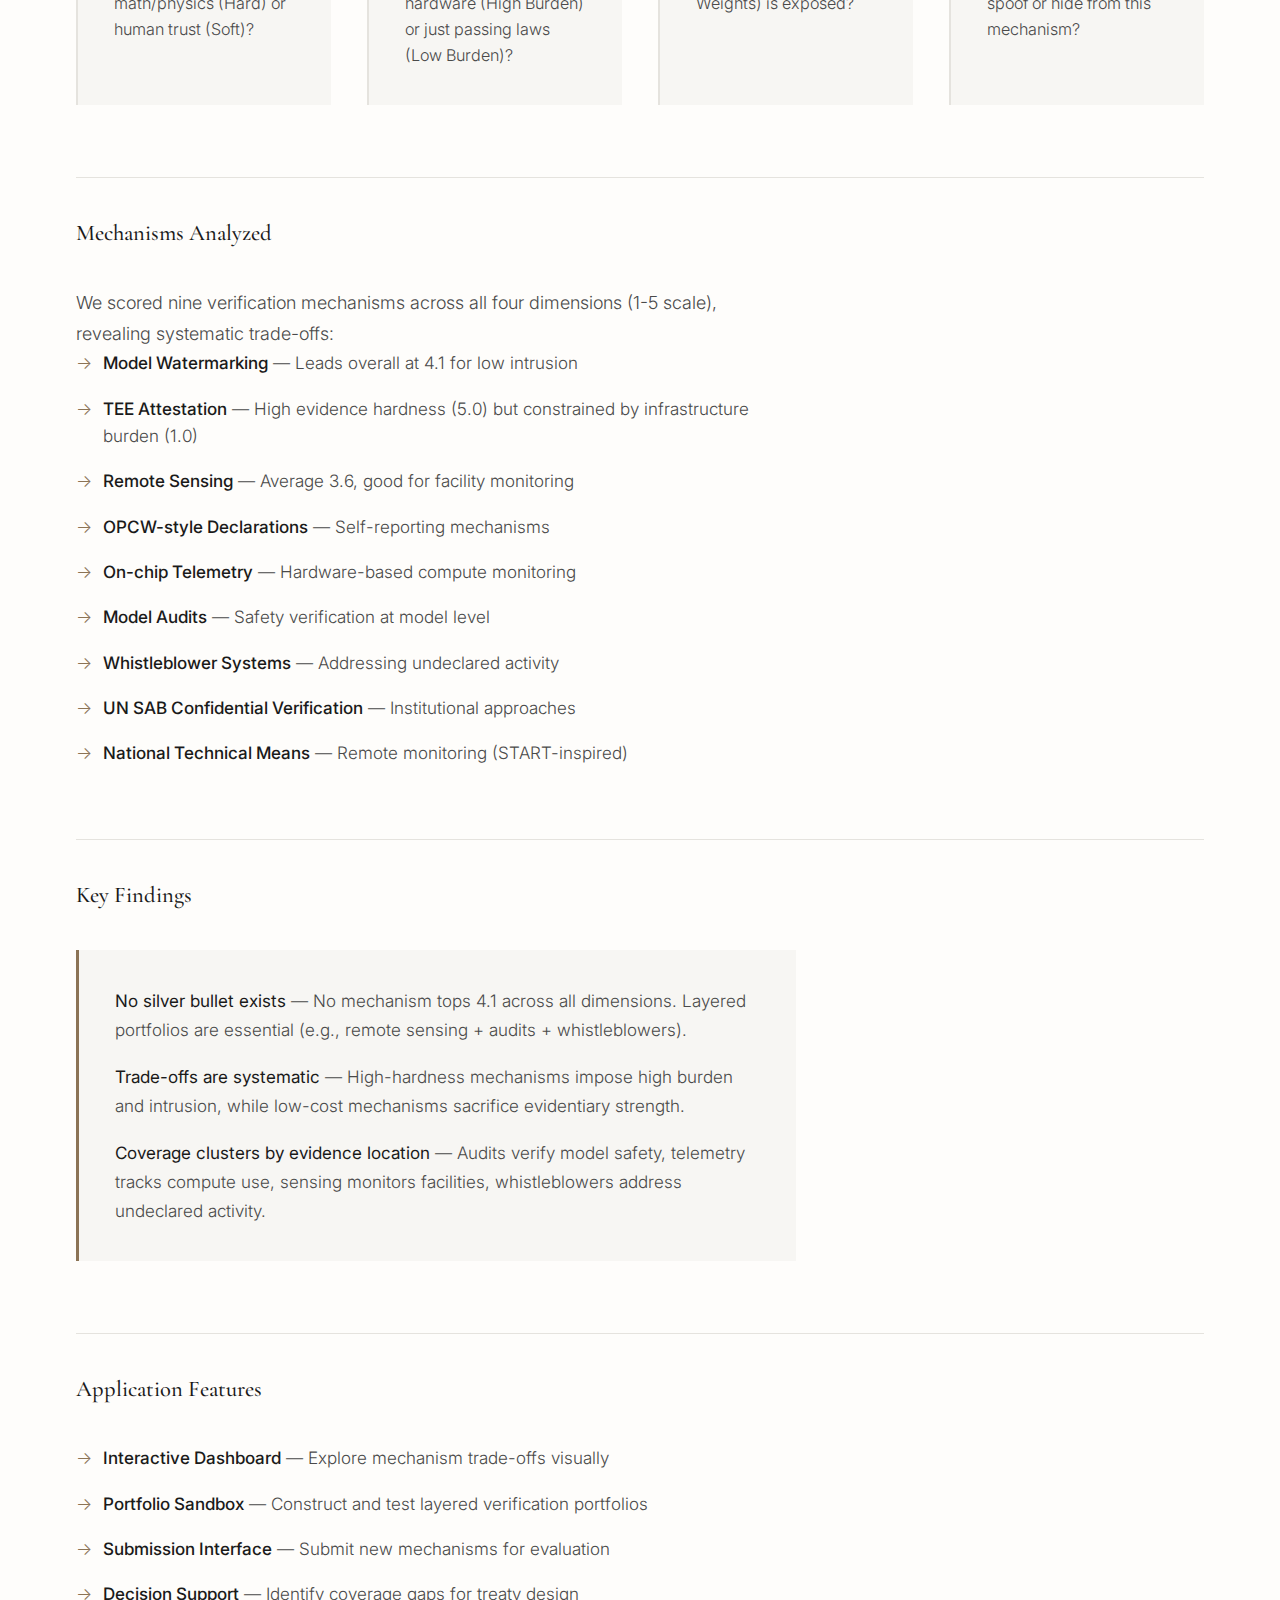
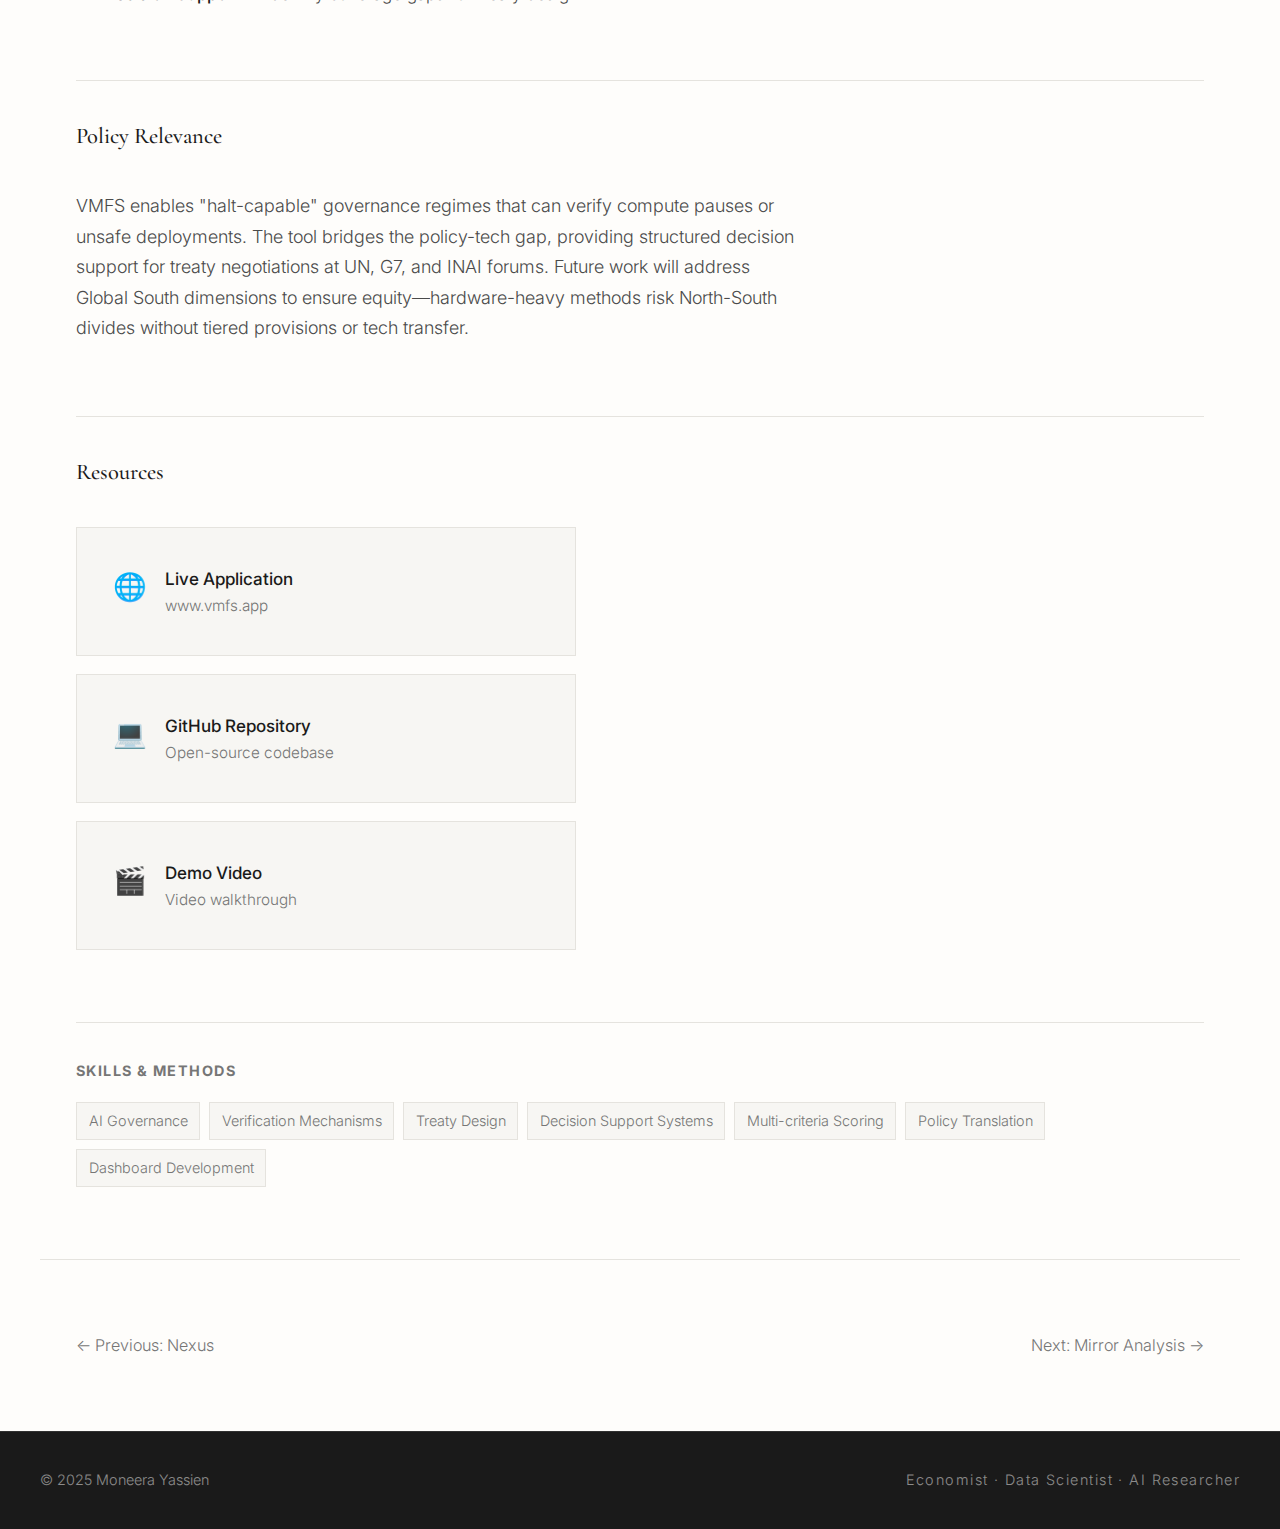
<file: projects/vmfs.html>
<!DOCTYPE html>
<html lang="en">
<head>
    <meta charset="UTF-8">
    <meta name="viewport" content="width=device-width, initial-scale=1.0">
    <title>VMFS — Verification Mechanism Feasibility Scorer | Moneera Yassien</title>
    <link rel="preconnect" href="https://fonts.googleapis.com">
    <link rel="preconnect" href="https://fonts.gstatic.com" crossorigin>
    <link href="https://fonts.googleapis.com/css2?family=Cormorant+Garamond:ital,wght@0,400;0,500;0,600;1,400;1,500&family=Inter:wght@300;400;500&display=swap" rel="stylesheet">
    <link rel="stylesheet" href="../styles.css">
</head>
<body>
    <nav class="nav">
        <div class="nav-inner">
            <a href="../index.html" class="nav-logo">MY</a>
            <ul class="nav-links">
                <li><a href="../index.html#about">About</a></li>
                <li><a href="../index.html#projects">Projects</a></li>
                <li><a href="../index.html#publications">Publications</a></li>
                <li><a href="../index.html#contact">Contact</a></li>
            </ul>
        </div>
    </nav>

    <main class="project-detail">
        <header class="project-header">
            <a href="../index.html#projects" class="back-link">← Back to Projects</a>
            <div class="project-meta-detail">
                <span class="project-theme-tag">AI Safety & Governance</span>
                <span class="project-year-detail">2025</span>
                <span class="project-role-detail">Co-Creator</span>
            </div>
            <h1>VMFS</h1>
            <p class="project-subtitle">Verification Mechanism Feasibility Scorer — A decision support tool for AI treaty negotiations</p>
        </header>

        <section class="project-content">
            <div class="project-overview">
                <h2>Overview</h2>
                <p>Despite growing international interest in verifiable AI governance—from the 2023 Bletchley Declaration to the 2025 Paris AI Action Summit—treaty negotiators and policy makers lack a systematic framework for comparing verification mechanisms. VMFS bridges this gap with a multi-dimensional evaluation tool scoring proposals across four dimensions, empowering UN/G7 forums, diplomats, and policy makers to design feasible, halt-capable treaties.</p>
                <p style="margin-top: 1rem; font-size: 0.9rem; color: var(--color-ink-muted);">Developed with <strong>Apart Research</strong> in collaboration with Yatharth Maheshwari, Valeriia Povergo, Jayani Srinivasan, Erik J. Leklem, and Alexandra Moraru.</p>
            </div>

            <div class="project-section">
                <h2>Live Application</h2>
                <div class="live-app-cta">
                    <a href="https://www.vmfs.app/" target="_blank" rel="noopener" class="app-link">
                        <span class="app-link-icon">🚀</span>
                        <span class="app-link-text">
                            <strong>Launch VMFS Dashboard</strong>
                            <span>www.vmfs.app</span>
                        </span>
                        <svg width="20" height="20" viewBox="0 0 24 24" fill="none" stroke="currentColor" stroke-width="2">
                            <path d="M7 17L17 7M17 7H7M17 7V17"/>
                        </svg>
                    </a>
                </div>
            </div>

            <div class="project-section">
                <h2>The Four Scoring Dimensions</h2>
                <div class="highlight-grid">
                    <div class="highlight-card">
                        <h3>Evidence Hardness</h3>
                        <p><strong>"Trust" Score</strong> — Is the evidence based on math/physics (Hard) or human trust (Soft)?</p>
                    </div>
                    <div class="highlight-card">
                        <h3>Infrastructure Burden</h3>
                        <p><strong>"Cost" Score</strong> — Does it require building new hardware (High Burden) or just passing laws (Low Burden)?</p>
                    </div>
                    <div class="highlight-card">
                        <h3>Intrusion Burden</h3>
                        <p><strong>"Friction" Score</strong> — How much secret data (IP, Weights) is exposed?</p>
                    </div>
                    <div class="highlight-card">
                        <h3>Robustness</h3>
                        <p><strong>"Cheating" Score</strong> — How easy or hard is it to spoof or hide from this mechanism?</p>
                    </div>
                </div>
            </div>

            <div class="project-section">
                <h2>Mechanisms Analyzed</h2>
                <p>We scored nine verification mechanisms across all four dimensions (1-5 scale), revealing systematic trade-offs:</p>
                <ul class="approach-list">
                    <li><strong>Model Watermarking</strong> — Leads overall at 4.1 for low intrusion</li>
                    <li><strong>TEE Attestation</strong> — High evidence hardness (5.0) but constrained by infrastructure burden (1.0)</li>
                    <li><strong>Remote Sensing</strong> — Average 3.6, good for facility monitoring</li>
                    <li><strong>OPCW-style Declarations</strong> — Self-reporting mechanisms</li>
                    <li><strong>On-chip Telemetry</strong> — Hardware-based compute monitoring</li>
                    <li><strong>Model Audits</strong> — Safety verification at model level</li>
                    <li><strong>Whistleblower Systems</strong> — Addressing undeclared activity</li>
                    <li><strong>UN SAB Confidential Verification</strong> — Institutional approaches</li>
                    <li><strong>National Technical Means</strong> — Remote monitoring (START-inspired)</li>
                </ul>
            </div>

            <div class="project-section">
                <h2>Key Findings</h2>
                <div class="findings-box">
                    <p><strong>No silver bullet exists</strong> — No mechanism tops 4.1 across all dimensions. Layered portfolios are essential (e.g., remote sensing + audits + whistleblowers).</p>
                    <p><strong>Trade-offs are systematic</strong> — High-hardness mechanisms impose high burden and intrusion, while low-cost mechanisms sacrifice evidentiary strength.</p>
                    <p><strong>Coverage clusters by evidence location</strong> — Audits verify model safety, telemetry tracks compute use, sensing monitors facilities, whistleblowers address undeclared activity.</p>
                </div>
            </div>

            <div class="project-section">
                <h2>Application Features</h2>
                <ul class="approach-list">
                    <li><strong>Interactive Dashboard</strong> — Explore mechanism trade-offs visually</li>
                    <li><strong>Portfolio Sandbox</strong> — Construct and test layered verification portfolios</li>
                    <li><strong>Submission Interface</strong> — Submit new mechanisms for evaluation</li>
                    <li><strong>Decision Support</strong> — Identify coverage gaps for treaty design</li>
                </ul>
            </div>

            <div class="project-section">
                <h2>Policy Relevance</h2>
                <p>VMFS enables "halt-capable" governance regimes that can verify compute pauses or unsafe deployments. The tool bridges the policy-tech gap, providing structured decision support for treaty negotiations at UN, G7, and INAI forums. Future work will address Global South dimensions to ensure equity—hardware-heavy methods risk North-South divides without tiered provisions or tech transfer.</p>
            </div>

            <div class="project-section">
                <h2>Resources</h2>
                <div class="resource-links">
                    <a href="https://www.vmfs.app/" target="_blank" rel="noopener" class="resource-link">
                        <span class="resource-icon">🌐</span>
                        <span class="resource-text">
                            <strong>Live Application</strong>
                            <span>www.vmfs.app</span>
                        </span>
                    </a>
                    <a href="https://github.com/r34l-rudr44/vmfs" target="_blank" rel="noopener" class="resource-link">
                        <span class="resource-icon">💻</span>
                        <span class="resource-text">
                            <strong>GitHub Repository</strong>
                            <span>Open-source codebase</span>
                        </span>
                    </a>
                    <a href="https://sites.google.com/view/vmfs-demo-video/home" target="_blank" rel="noopener" class="resource-link">
                        <span class="resource-icon">🎬</span>
                        <span class="resource-text">
                            <strong>Demo Video</strong>
                            <span>Video walkthrough</span>
                        </span>
                    </a>
                </div>
            </div>

            <div class="project-tags-section">
                <h3>Skills & Methods</h3>
                <ul class="project-tags-detail">
                    <li>AI Governance</li>
                    <li>Verification Mechanisms</li>
                    <li>Treaty Design</li>
                    <li>Decision Support Systems</li>
                    <li>Multi-criteria Scoring</li>
                    <li>Policy Translation</li>
                    <li>Dashboard Development</li>
                </ul>
            </div>
        </section>

        <nav class="project-nav">
            <a href="nexus.html" class="nav-prev">← Previous: Nexus</a>
            <a href="mirror-analysis.html" class="nav-next">Next: Mirror Analysis →</a>
        </nav>
    </main>

    <footer class="footer">
        <div class="footer-inner">
            <p>© 2025 Moneera Yassien</p>
            <p class="footer-note">Economist · Data Scientist · AI Researcher</p>
        </div>
    </footer>
</body>
</html>
</file>
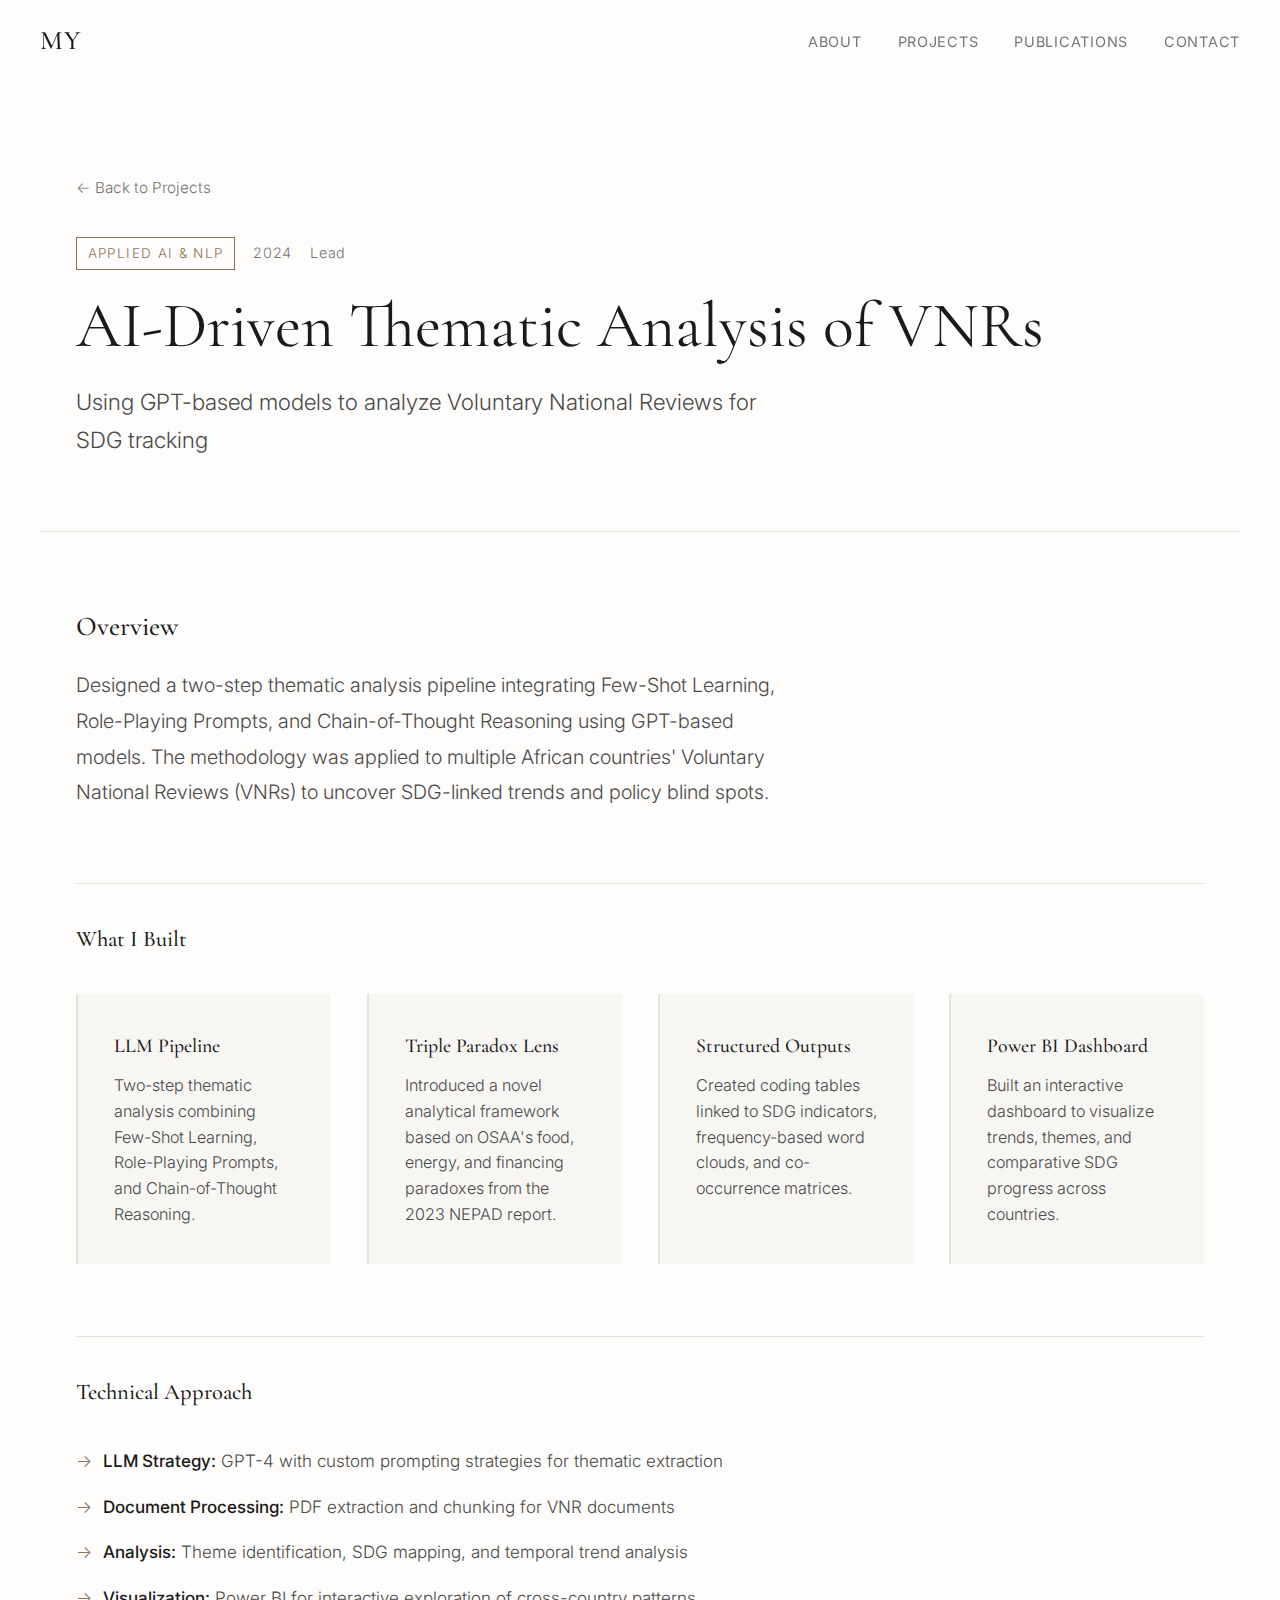
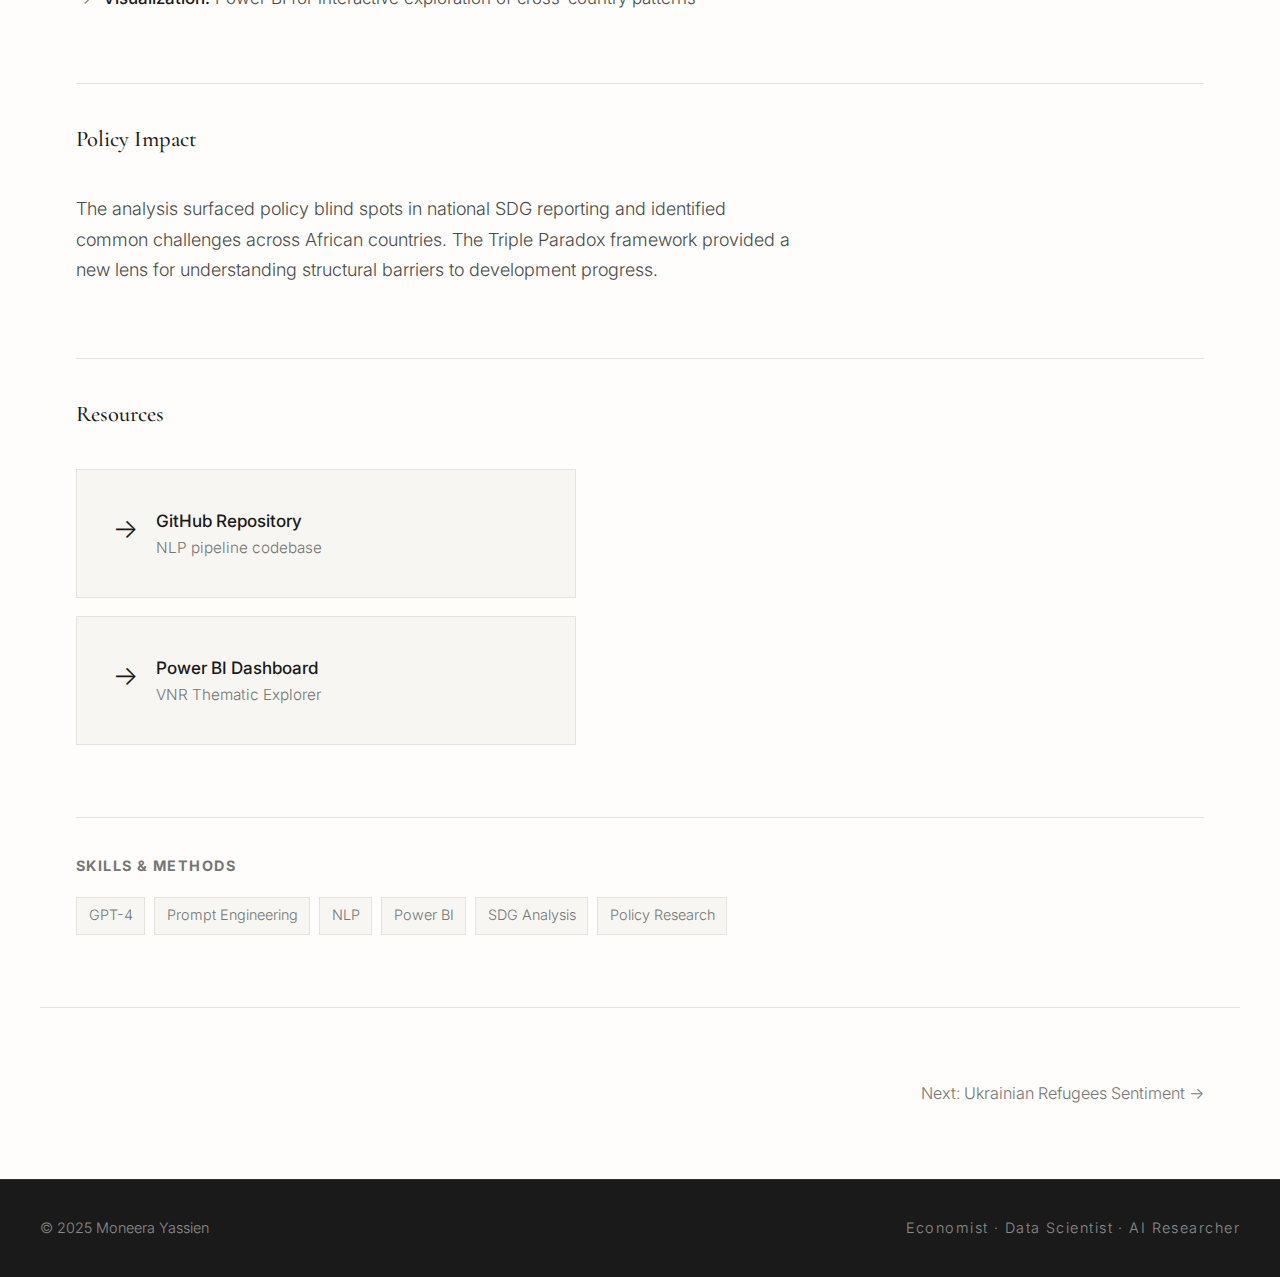
<file: projects/vnr-thematic-analysis.html>
<!DOCTYPE html>
<html lang="en">
<head>
    <meta charset="UTF-8">
    <meta name="viewport" content="width=device-width, initial-scale=1.0">
    <title>VNR Thematic Analysis | Moneera Yassien</title>
    <link rel="preconnect" href="https://fonts.googleapis.com">
    <link rel="preconnect" href="https://fonts.gstatic.com" crossorigin>
    <link href="https://fonts.googleapis.com/css2?family=Cormorant+Garamond:ital,wght@0,400;0,500;0,600;1,400;1,500&family=Inter:wght@300;400;500&display=swap" rel="stylesheet">
    <link rel="stylesheet" href="../styles.css">
</head>
<body>
    <nav class="nav">
        <div class="nav-inner">
            <a href="../index.html" class="nav-logo">MY</a>
            <ul class="nav-links">
                <li><a href="../index.html#about">About</a></li>
                <li><a href="../index.html#projects">Projects</a></li>
                <li><a href="../index.html#publications">Publications</a></li>
                <li><a href="../index.html#contact">Contact</a></li>
            </ul>
        </div>
    </nav>

    <main class="project-detail">
        <header class="project-header">
            <a href="../index.html#projects" class="back-link">← Back to Projects</a>
            <div class="project-meta-detail">
                <span class="project-theme-tag">Applied AI & NLP</span>
                <span class="project-year-detail">2024</span>
                <span class="project-role-detail">Lead</span>
            </div>
            <h1>AI-Driven Thematic Analysis of VNRs</h1>
            <p class="project-subtitle">Using GPT-based models to analyze Voluntary National Reviews for SDG tracking</p>
        </header>

        <section class="project-content">
            <div class="project-overview">
                <h2>Overview</h2>
                <p>Designed a two-step thematic analysis pipeline integrating Few-Shot Learning, Role-Playing Prompts, and Chain-of-Thought Reasoning using GPT-based models. The methodology was applied to multiple African countries' Voluntary National Reviews (VNRs) to uncover SDG-linked trends and policy blind spots.</p>
            </div>

            <div class="project-section">
                <h2>What I Built</h2>
                <div class="highlight-grid">
                    <div class="highlight-card">
                        <h3>LLM Pipeline</h3>
                        <p>Two-step thematic analysis combining Few-Shot Learning, Role-Playing Prompts, and Chain-of-Thought Reasoning.</p>
                    </div>
                    <div class="highlight-card">
                        <h3>Triple Paradox Lens</h3>
                        <p>Introduced a novel analytical framework based on OSAA's food, energy, and financing paradoxes from the 2023 NEPAD report.</p>
                    </div>
                    <div class="highlight-card">
                        <h3>Structured Outputs</h3>
                        <p>Created coding tables linked to SDG indicators, frequency-based word clouds, and co-occurrence matrices.</p>
                    </div>
                    <div class="highlight-card">
                        <h3>Power BI Dashboard</h3>
                        <p>Built an interactive dashboard to visualize trends, themes, and comparative SDG progress across countries.</p>
                    </div>
                </div>
            </div>

            <div class="project-section">
                <h2>Technical Approach</h2>
                <ul class="approach-list">
                    <li><strong>LLM Strategy:</strong> GPT-4 with custom prompting strategies for thematic extraction</li>
                    <li><strong>Document Processing:</strong> PDF extraction and chunking for VNR documents</li>
                    <li><strong>Analysis:</strong> Theme identification, SDG mapping, and temporal trend analysis</li>
                    <li><strong>Visualization:</strong> Power BI for interactive exploration of cross-country patterns</li>
                </ul>
            </div>

            <div class="project-section">
                <h2>Policy Impact</h2>
                <p>The analysis surfaced policy blind spots in national SDG reporting and identified common challenges across African countries. The Triple Paradox framework provided a new lens for understanding structural barriers to development progress.</p>
            </div>

            <div class="project-section">
                <h2>Resources</h2>
                <div class="resource-links">
                    <a href="https://github.com/monyas96/NLP-4-VNRs" target="_blank" rel="noopener" class="resource-link">
                        <span class="resource-icon">→</span>
                        <span class="resource-text">
                            <strong>GitHub Repository</strong>
                            <span>NLP pipeline codebase</span>
                        </span>
                    </a>
                    <a href="https://app.powerbi.com/view?r=eyJrIjoiMDgyNDRjMTItM2I0OS00Yzg2LWFjM2QtNmY3MGUxODE2OTdlIiwidCI6IjBmOWUzNWRiLTU0NGYtNGY2MC1iZGNjLTVlYTQxNmU2ZGM3MCIsImMiOjh9" target="_blank" rel="noopener" class="resource-link">
                        <span class="resource-icon">→</span>
                        <span class="resource-text">
                            <strong>Power BI Dashboard</strong>
                            <span>VNR Thematic Explorer</span>
                        </span>
                    </a>
                </div>
            </div>

            <div class="project-tags-section">
                <h3>Skills & Methods</h3>
                <ul class="project-tags-detail">
                    <li>GPT-4</li>
                    <li>Prompt Engineering</li>
                    <li>NLP</li>
                    <li>Power BI</li>
                    <li>SDG Analysis</li>
                    <li>Policy Research</li>
                </ul>
            </div>
        </section>

        <nav class="project-nav">
            <a href="ukrainian-refugees-sentiment.html" class="nav-next">Next: Ukrainian Refugees Sentiment →</a>
        </nav>
    </main>

    <footer class="footer">
        <div class="footer-inner">
            <p>© 2025 Moneera Yassien</p>
            <p class="footer-note">Economist · Data Scientist · AI Researcher</p>
        </div>
    </footer>
</body>
</html>
</file>
<file: styles.css>
/* ========================================
   Academic Minimalism — Moneera Yassien
   ======================================== */

:root {
    /* Colors */
    --color-ink: #1a1a1a;
    --color-ink-light: #4a4a4a;
    --color-ink-muted: #767676;
    --color-paper: #fefdfb;
    --color-paper-alt: #f7f6f3;
    --color-accent: #8b7355;
    --color-rule: #e5e3de;
    
    /* Typography */
    --font-serif: 'Cormorant Garamond', Georgia, serif;
    --font-sans: 'Inter', -apple-system, BlinkMacSystemFont, sans-serif;
    
    /* Spacing */
    --space-xs: 0.5rem;
    --space-sm: 1rem;
    --space-md: 2rem;
    --space-lg: 4rem;
    --space-xl: 8rem;
    
    /* Widths */
    --max-width: 1200px;
    --content-width: 720px;
}

/* ========================================
   Reset & Base
   ======================================== */

*, *::before, *::after {
    box-sizing: border-box;
    margin: 0;
    padding: 0;
}

html {
    scroll-behavior: smooth;
    font-size: 18px;
}

body {
    font-family: var(--font-sans);
    font-weight: 300;
    line-height: 1.7;
    color: var(--color-ink);
    background-color: var(--color-paper);
    -webkit-font-smoothing: antialiased;
    -moz-osx-font-smoothing: grayscale;
}

::selection {
    background-color: var(--color-accent);
    color: var(--color-paper);
}

a {
    color: inherit;
    text-decoration: none;
}

ul {
    list-style: none;
}

img {
    max-width: 100%;
    display: block;
}

/* ========================================
   Navigation
   ======================================== */

.nav {
    position: fixed;
    top: 0;
    left: 0;
    right: 0;
    z-index: 100;
    padding: var(--space-sm) var(--space-md);
    background-color: rgba(254, 253, 251, 0.9);
    backdrop-filter: blur(10px);
    border-bottom: 1px solid transparent;
    transition: border-color 0.3s ease;
}

.nav.scrolled {
    border-bottom-color: var(--color-rule);
}

.nav-inner {
    max-width: var(--max-width);
    margin: 0 auto;
    display: flex;
    justify-content: space-between;
    align-items: center;
}

.nav-logo {
    font-family: var(--font-serif);
    font-size: 1.5rem;
    font-weight: 500;
    letter-spacing: 0.05em;
}

.nav-links {
    display: flex;
    gap: var(--space-md);
}

.nav-links a {
    font-size: 0.8rem;
    font-weight: 400;
    letter-spacing: 0.05em;
    text-transform: uppercase;
    color: var(--color-ink-muted);
    transition: color 0.2s ease;
    position: relative;
}

.nav-links a::after {
    content: '';
    position: absolute;
    bottom: -4px;
    left: 0;
    width: 0;
    height: 1px;
    background-color: var(--color-ink);
    transition: width 0.3s ease;
}

.nav-links a:hover {
    color: var(--color-ink);
}

.nav-links a:hover::after {
    width: 100%;
}

/* ========================================
   Hero
   ======================================== */

.hero {
    min-height: 100vh;
    display: flex;
    flex-direction: column;
    justify-content: center;
    align-items: center;
    text-align: center;
    padding: var(--space-xl) var(--space-md);
    position: relative;
}

.hero-image {
    width: 180px;
    height: 180px;
    border-radius: 50%;
    overflow: hidden;
    margin-bottom: var(--space-md);
    border: 3px solid var(--color-paper);
    box-shadow: 0 4px 30px rgba(0, 0, 0, 0.1);
    animation: fadeInUp 0.8s ease both;
}

.hero-image img {
    width: 100%;
    height: 100%;
    object-fit: cover;
    object-position: center 20%;
    filter: grayscale(10%);
    transition: filter 0.3s ease, transform 0.3s ease;
}

.hero-image:hover img {
    filter: grayscale(0%);
    transform: scale(1.05);
}

.hero-content {
    max-width: var(--content-width);
}

.hero-greeting {
    font-family: var(--font-serif);
    font-size: 1.25rem;
    font-style: italic;
    color: var(--color-ink-muted);
    margin-bottom: var(--space-sm);
    animation: fadeInUp 0.8s ease 0.2s both;
}

.hero-name {
    font-family: var(--font-serif);
    font-size: clamp(3rem, 8vw, 6rem);
    font-weight: 400;
    line-height: 1.1;
    letter-spacing: -0.02em;
    margin-bottom: var(--space-sm);
    animation: fadeInUp 0.8s ease 0.4s both;
}

.hero-title {
    font-size: 1rem;
    font-weight: 300;
    letter-spacing: 0.15em;
    text-transform: uppercase;
    color: var(--color-ink-light);
    animation: fadeInUp 0.8s ease 0.6s both;
}

.cv-button {
    display: inline-block;
    margin-top: var(--space-md);
    padding: 0.75em 2em;
    font-size: 0.85rem;
    font-weight: 500;
    letter-spacing: 0.1em;
    text-transform: uppercase;
    color: var(--color-ink);
    border: 1px solid var(--color-ink);
    transition: all 0.3s ease;
    animation: fadeInUp 0.8s ease 0.8s both;
}

.cv-button:hover {
    background-color: var(--color-ink);
    color: var(--color-paper);
}

.scroll-indicator {
    position: absolute;
    bottom: var(--space-lg);
    display: flex;
    flex-direction: column;
    align-items: center;
    gap: var(--space-xs);
    animation: fadeIn 1s ease 1s both;
}

.scroll-indicator span {
    font-size: 0.7rem;
    letter-spacing: 0.2em;
    text-transform: uppercase;
    color: var(--color-ink-muted);
}

.scroll-line {
    width: 1px;
    height: 60px;
    background: linear-gradient(to bottom, var(--color-ink-muted), transparent);
    animation: scrollPulse 2s ease-in-out infinite;
}

/* ========================================
   Sections
   ======================================== */

.section {
    padding: var(--space-xl) var(--space-md);
}

.section-alt {
    background-color: var(--color-paper-alt);
}

.section-inner {
    max-width: var(--max-width);
    margin: 0 auto;
}

.section-number {
    display: block;
    font-family: var(--font-serif);
    font-size: 0.9rem;
    color: var(--color-ink-muted);
    margin-bottom: var(--space-xs);
}

.section-title {
    font-family: var(--font-serif);
    font-size: clamp(2.5rem, 5vw, 3.5rem);
    font-weight: 400;
    margin-bottom: var(--space-lg);
    position: relative;
}

.section-title::after {
    content: '';
    position: absolute;
    bottom: -1rem;
    left: 0;
    width: 60px;
    height: 1px;
    background-color: var(--color-accent);
}

/* ========================================
   About
   ======================================== */

.about-layout {
    display: grid;
    grid-template-columns: 280px 1fr;
    gap: var(--space-lg);
    align-items: start;
    margin-bottom: var(--space-lg);
}

.about-photo {
    position: relative;
}

.about-photo img {
    width: 100%;
    height: auto;
    filter: grayscale(20%);
    transition: filter 0.3s ease;
}

.about-photo:hover img {
    filter: grayscale(0%);
}

.about-photo::after {
    content: '';
    position: absolute;
    bottom: -8px;
    right: -8px;
    width: 100%;
    height: 100%;
    border: 1px solid var(--color-accent);
    z-index: -1;
}

@media (max-width: 768px) {
    .about-layout {
        grid-template-columns: 1fr;
    }
    
    .about-photo {
        max-width: 250px;
        margin: 0 auto var(--space-md);
    }
}

.about-content {
    max-width: var(--content-width);
    margin-bottom: var(--space-lg);
}

.about-lead {
    font-family: var(--font-serif);
    font-size: 1.75rem;
    line-height: 1.5;
    margin-bottom: var(--space-md);
}

.about-lead em {
    font-style: italic;
    color: var(--color-accent);
}

.about-text {
    font-size: 1rem;
    color: var(--color-ink-light);
    margin-bottom: var(--space-sm);
}

/* Independent Research Callout */
.independent-research {
    margin-top: var(--space-lg);
    padding: var(--space-lg);
    background-color: var(--color-paper-alt);
    border-left: 3px solid var(--color-accent);
    max-width: var(--content-width);
}

.research-label {
    display: inline-block;
    font-size: 0.7rem;
    letter-spacing: 0.15em;
    text-transform: uppercase;
    color: var(--color-accent);
    margin-bottom: var(--space-sm);
}

.research-title {
    font-family: var(--font-serif);
    font-size: 1.5rem;
    font-weight: 500;
    margin-bottom: var(--space-sm);
}

.research-description {
    font-size: 1rem;
    color: var(--color-ink-light);
    margin-bottom: var(--space-md);
    line-height: 1.7;
}

.research-link {
    display: inline-flex;
    align-items: center;
    gap: var(--space-xs);
    font-size: 0.9rem;
    font-weight: 500;
    color: var(--color-ink);
    padding: 0.75em 1.25em;
    border: 1px solid var(--color-ink);
    transition: all 0.3s ease;
}

.research-link:hover {
    background-color: var(--color-ink);
    color: var(--color-paper);
}

.research-link svg {
    transition: transform 0.3s ease;
}

.research-link:hover svg {
    transform: translate(3px, -3px);
}

/* Skills Pillars */
.skills-pillars {
    display: grid;
    grid-template-columns: repeat(3, 1fr);
    gap: var(--space-md);
    margin-top: var(--space-lg);
    padding-top: var(--space-lg);
    border-top: 1px solid var(--color-rule);
}

.skill-pillar {
    padding: var(--space-md);
    background-color: var(--color-paper-alt);
    border-top: 3px solid var(--color-rule);
    transition: border-color 0.3s ease;
}

.skill-pillar:hover {
    border-top-color: var(--color-accent);
}

.pillar-icon {
    margin-bottom: var(--space-sm);
    color: var(--color-ink-muted);
}

.skill-pillar h3 {
    font-family: var(--font-serif);
    font-size: 1.25rem;
    font-weight: 500;
    margin-bottom: var(--space-xs);
}

.pillar-description {
    font-size: 0.85rem;
    color: var(--color-ink-muted);
    margin-bottom: var(--space-md);
    font-style: italic;
}

.skill-pillar ul {
    display: flex;
    flex-direction: column;
    gap: 0.4rem;
}

.skill-pillar li {
    font-size: 0.9rem;
    color: var(--color-ink-light);
    padding-left: 1rem;
    position: relative;
}

.skill-pillar li::before {
    content: '·';
    position: absolute;
    left: 0;
    color: var(--color-accent);
    font-weight: bold;
}

@media (max-width: 900px) {
    .skills-pillars {
        grid-template-columns: 1fr;
    }
}

.skills-grid {
    margin-top: var(--space-lg);
    padding-top: var(--space-lg);
    border-top: 1px solid var(--color-rule);
}

.skill-category h3 {
    font-family: var(--font-serif);
    font-size: 1.25rem;
    font-weight: 500;
    margin-bottom: var(--space-md);
    color: var(--color-ink-muted);
}

.skill-category ul {
    display: grid;
    grid-template-columns: repeat(auto-fill, minmax(280px, 1fr));
    gap: var(--space-xs) var(--space-lg);
}

.skill-category li {
    font-size: 0.95rem;
    padding: var(--space-xs) 0;
    border-bottom: 1px solid var(--color-rule);
    transition: color 0.2s ease;
}

.skill-category li:hover {
    color: var(--color-accent);
}

/* ========================================
   Projects
   ======================================== */

.section-intro {
    font-size: 1rem;
    color: var(--color-ink-muted);
    margin-top: calc(var(--space-lg) * -0.5);
    margin-bottom: var(--space-lg);
}

/* Project Themes */
.project-theme {
    margin-bottom: var(--space-xl);
}

.project-theme:last-child {
    margin-bottom: 0;
}

.theme-title {
    font-family: var(--font-serif);
    font-size: 1.5rem;
    font-weight: 500;
    margin-bottom: var(--space-xs);
    color: var(--color-ink);
}

.theme-description {
    font-size: 0.9rem;
    color: var(--color-ink-muted);
    margin-bottom: var(--space-md);
    font-style: italic;
}

/* Project Grid */
.project-grid {
    display: grid;
    grid-template-columns: repeat(auto-fill, minmax(280px, 1fr));
    gap: var(--space-md);
}

/* Project Cards */
.project-card {
    display: flex;
    flex-direction: column;
    padding: var(--space-md);
    background-color: var(--color-paper);
    border: 1px solid var(--color-rule);
    text-decoration: none;
    transition: all 0.3s ease;
    position: relative;
}

.project-card:hover {
    border-color: var(--color-accent);
    transform: translateY(-4px);
    box-shadow: 0 8px 30px rgba(0, 0, 0, 0.08);
}

.project-card-featured {
    border-left: 3px solid var(--color-accent);
}

.card-year {
    font-size: 0.75rem;
    letter-spacing: 0.1em;
    text-transform: uppercase;
    color: var(--color-ink-muted);
    margin-bottom: var(--space-sm);
}

.project-card h4 {
    font-family: var(--font-serif);
    font-size: 1.25rem;
    font-weight: 500;
    color: var(--color-ink);
    margin-bottom: var(--space-xs);
    line-height: 1.3;
}

.project-card p {
    font-size: 0.9rem;
    color: var(--color-ink-light);
    line-height: 1.5;
    flex-grow: 1;
    margin-bottom: var(--space-sm);
}

.card-cta {
    font-size: 0.8rem;
    font-weight: 500;
    color: var(--color-accent);
    transition: transform 0.2s ease;
}

.project-card:hover .card-cta {
    transform: translateX(4px);
}

/* Legacy project list styles (for detail pages) */
.projects-list {
    display: flex;
    flex-direction: column;
    gap: var(--space-lg);
}

.project {
    padding-bottom: var(--space-lg);
    border-bottom: 1px solid var(--color-rule);
}

.project:last-child {
    border-bottom: none;
    padding-bottom: 0;
}

.project-meta {
    display: flex;
    gap: var(--space-md);
    margin-bottom: var(--space-sm);
}

.project-year,
.project-role {
    font-size: 0.8rem;
    letter-spacing: 0.1em;
    text-transform: uppercase;
    color: var(--color-ink-muted);
}

.project-role {
    color: var(--color-accent);
}

.project-title {
    font-family: var(--font-serif);
    font-size: 1.75rem;
    font-weight: 500;
    line-height: 1.3;
    margin-bottom: var(--space-sm);
}

.project-description {
    font-size: 1rem;
    color: var(--color-ink-light);
    max-width: var(--content-width);
    margin-bottom: var(--space-sm);
}

.project-highlights {
    margin-bottom: var(--space-md);
    padding-left: 1.25rem;
    max-width: var(--content-width);
}

.project-highlights li {
    font-size: 0.9rem;
    color: var(--color-ink-light);
    margin-bottom: 0.5rem;
    position: relative;
    line-height: 1.6;
}

.project-highlights li::before {
    content: '—';
    position: absolute;
    left: -1.25rem;
    color: var(--color-ink-muted);
}

.project-highlights strong {
    color: var(--color-ink);
    font-weight: 500;
}

.project-links {
    display: flex;
    flex-wrap: wrap;
    gap: var(--space-xs);
    margin-bottom: var(--space-md);
}

.project-links a {
    font-size: 0.8rem;
    letter-spacing: 0.02em;
    padding: 0.5em 1em;
    border: 1px solid var(--color-accent);
    color: var(--color-accent);
    transition: all 0.2s ease;
}

.project-links a:hover {
    background-color: var(--color-accent);
    color: var(--color-paper);
}

.project-tags {
    display: flex;
    flex-wrap: wrap;
    gap: var(--space-xs);
}

.project-tags li {
    font-size: 0.75rem;
    letter-spacing: 0.05em;
    padding: 0.4em 0.8em;
    background-color: var(--color-paper);
    border: 1px solid var(--color-rule);
    color: var(--color-ink-muted);
}

.section-alt .project-tags li {
    background-color: var(--color-paper);
}

/* ========================================
   Publications
   ======================================== */

.publications-list {
    display: grid;
    grid-template-columns: repeat(auto-fill, minmax(340px, 1fr));
    gap: var(--space-md);
}

.publication {
    padding: var(--space-md);
    background-color: var(--color-paper-alt);
    border: 1px solid var(--color-rule);
    transition: all 0.3s ease;
}

.publication:hover {
    border-color: var(--color-accent);
    transform: translateY(-2px);
}

.publication-category {
    font-size: 0.7rem;
    letter-spacing: 0.15em;
    text-transform: uppercase;
    color: var(--color-accent);
    margin-bottom: var(--space-sm);
}

.publication h3 {
    font-family: var(--font-serif);
    font-size: 1.25rem;
    font-weight: 500;
    line-height: 1.4;
    margin-bottom: var(--space-sm);
}

.publication h3 a {
    transition: color 0.2s ease;
}

.publication h3 a:hover {
    color: var(--color-accent);
}

.external-icon {
    font-size: 0.8em;
    opacity: 0.5;
    margin-left: 0.25em;
    transition: opacity 0.2s ease;
}

.publication h3 a:hover .external-icon {
    opacity: 1;
}

.publication p {
    font-size: 0.9rem;
    color: var(--color-ink-muted);
    line-height: 1.6;
}

/* ========================================
   Education
   ======================================== */

.education-list {
    display: flex;
    flex-direction: column;
    gap: var(--space-lg);
}

.education-category h3 {
    font-family: var(--font-serif);
    font-size: 1.25rem;
    font-weight: 500;
    color: var(--color-ink-muted);
    margin-bottom: var(--space-md);
    padding-bottom: var(--space-sm);
    border-bottom: 1px solid var(--color-rule);
}

.education-items {
    display: grid;
    grid-template-columns: repeat(auto-fill, minmax(300px, 1fr));
    gap: var(--space-md);
}

.education-item {
    padding: var(--space-md);
    background-color: var(--color-paper);
    border-left: 2px solid var(--color-rule);
    transition: border-color 0.2s ease;
}

.education-item:hover {
    border-left-color: var(--color-accent);
}

.education-dates {
    font-size: 0.8rem;
    letter-spacing: 0.1em;
    color: var(--color-ink-muted);
    margin-bottom: var(--space-xs);
}

.education-item h4 {
    font-family: var(--font-serif);
    font-size: 1.1rem;
    font-weight: 500;
    margin-bottom: var(--space-xs);
}

.education-institution {
    font-size: 0.9rem;
    color: var(--color-accent);
    margin-bottom: var(--space-xs);
}

.education-focus {
    font-size: 0.85rem;
    color: var(--color-ink-muted);
}

/* ========================================
   Contact
   ======================================== */

.section-contact {
    background-color: var(--color-ink);
    color: var(--color-paper);
}

.section-contact .section-number {
    color: var(--color-ink-muted);
}

.section-contact .section-title::after {
    background-color: var(--color-paper);
}

.contact-text {
    font-family: var(--font-serif);
    font-size: 1.5rem;
    line-height: 1.6;
    max-width: var(--content-width);
    margin-bottom: var(--space-lg);
    color: rgba(254, 253, 251, 0.8);
}

.contact-links {
    display: flex;
    flex-direction: column;
    gap: var(--space-sm);
    max-width: 400px;
}

.contact-link {
    display: flex;
    flex-direction: column;
    padding: var(--space-md);
    border: 1px solid rgba(254, 253, 251, 0.2);
    transition: all 0.3s ease;
}

.contact-link:hover {
    border-color: var(--color-paper);
    background-color: rgba(254, 253, 251, 0.05);
}

.contact-label {
    font-size: 0.7rem;
    letter-spacing: 0.15em;
    text-transform: uppercase;
    color: rgba(254, 253, 251, 0.5);
    margin-bottom: var(--space-xs);
}

.contact-value {
    font-family: var(--font-serif);
    font-size: 1.1rem;
}

/* ========================================
   Footer
   ======================================== */

.footer {
    padding: var(--space-md);
    background-color: var(--color-ink);
    border-top: 1px solid rgba(254, 253, 251, 0.1);
}

.footer-inner {
    max-width: var(--max-width);
    margin: 0 auto;
    display: flex;
    justify-content: space-between;
    align-items: center;
    color: rgba(254, 253, 251, 0.5);
    font-size: 0.8rem;
}

.footer-note {
    letter-spacing: 0.1em;
}

/* ========================================
   Project Detail Pages
   ======================================== */

.project-detail {
    padding-top: 100px;
}

.project-header {
    max-width: var(--max-width);
    margin: 0 auto;
    padding: var(--space-lg) var(--space-md);
    border-bottom: 1px solid var(--color-rule);
}

.back-link {
    display: inline-block;
    font-size: 0.85rem;
    color: var(--color-ink-muted);
    margin-bottom: var(--space-md);
    transition: color 0.2s ease;
}

.back-link:hover {
    color: var(--color-accent);
}

.project-meta-detail {
    display: flex;
    flex-wrap: wrap;
    gap: var(--space-sm);
    margin-bottom: var(--space-sm);
}

.project-theme-tag {
    font-size: 0.75rem;
    letter-spacing: 0.1em;
    text-transform: uppercase;
    color: var(--color-accent);
    padding: 0.3em 0.8em;
    border: 1px solid var(--color-accent);
}

.project-year-detail,
.project-role-detail {
    font-size: 0.8rem;
    letter-spacing: 0.05em;
    color: var(--color-ink-muted);
    padding: 0.3em 0;
}

.project-header h1 {
    font-family: var(--font-serif);
    font-size: clamp(2.5rem, 5vw, 4rem);
    font-weight: 400;
    line-height: 1.2;
    margin-bottom: var(--space-sm);
}

.project-subtitle {
    font-size: 1.25rem;
    color: var(--color-ink-light);
    max-width: var(--content-width);
}

.project-content {
    max-width: var(--max-width);
    margin: 0 auto;
    padding: var(--space-lg) var(--space-md);
}

.project-overview {
    margin-bottom: var(--space-lg);
}

.project-overview h2 {
    font-family: var(--font-serif);
    font-size: 1.5rem;
    font-weight: 500;
    margin-bottom: var(--space-sm);
}

.project-overview p {
    font-size: 1.1rem;
    line-height: 1.8;
    color: var(--color-ink-light);
    max-width: var(--content-width);
}

.project-section {
    margin-bottom: var(--space-lg);
    padding-top: var(--space-md);
    border-top: 1px solid var(--color-rule);
}

.project-section h2 {
    font-family: var(--font-serif);
    font-size: 1.25rem;
    font-weight: 500;
    margin-bottom: var(--space-md);
}

.project-section > p {
    font-size: 1rem;
    line-height: 1.7;
    color: var(--color-ink-light);
    max-width: var(--content-width);
}

/* Highlight Grid */
.highlight-grid {
    display: grid;
    grid-template-columns: repeat(auto-fill, minmax(250px, 1fr));
    gap: var(--space-md);
}

.highlight-card {
    padding: var(--space-md);
    background-color: var(--color-paper-alt);
    border-left: 2px solid var(--color-rule);
    transition: border-color 0.2s ease;
}

.highlight-card:hover {
    border-left-color: var(--color-accent);
}

.highlight-card h3 {
    font-family: var(--font-serif);
    font-size: 1.1rem;
    font-weight: 500;
    margin-bottom: var(--space-xs);
}

.highlight-card p {
    font-size: 0.9rem;
    color: var(--color-ink-light);
    line-height: 1.6;
}

/* Approach List */
.approach-list {
    max-width: var(--content-width);
    padding-left: 0;
}

.approach-list li {
    font-size: 0.95rem;
    color: var(--color-ink-light);
    margin-bottom: var(--space-sm);
    padding-left: 1.5rem;
    position: relative;
    line-height: 1.6;
}

.approach-list li::before {
    content: '→';
    position: absolute;
    left: 0;
    color: var(--color-accent);
}

.approach-list strong {
    color: var(--color-ink);
    font-weight: 500;
}

/* Findings Box */
.findings-box {
    background-color: var(--color-paper-alt);
    border-left: 3px solid var(--color-accent);
    padding: var(--space-md);
    max-width: var(--content-width);
}

.findings-box p {
    font-size: 0.95rem;
    line-height: 1.7;
    color: var(--color-ink-light);
    margin-bottom: var(--space-sm);
}

.findings-box p:last-child {
    margin-bottom: 0;
}

.findings-box strong {
    color: var(--color-ink);
}

/* Live App CTA */
.live-app-cta {
    margin: var(--space-md) 0;
}

.app-link {
    display: inline-flex;
    align-items: center;
    gap: var(--space-md);
    padding: var(--space-md) var(--space-lg);
    background-color: var(--color-ink);
    color: var(--color-paper);
    border: 2px solid var(--color-ink);
    transition: all 0.3s ease;
}

.app-link:hover {
    background-color: transparent;
    color: var(--color-ink);
}

.app-link-icon {
    font-size: 1.5rem;
}

.app-link-text {
    display: flex;
    flex-direction: column;
}

.app-link-text strong {
    font-size: 1.1rem;
    font-weight: 500;
}

.app-link-text span {
    font-size: 0.85rem;
    opacity: 0.8;
}

.app-link svg {
    transition: transform 0.3s ease;
}

.app-link:hover svg {
    transform: translate(3px, -3px);
}

/* Resource Links */
.resource-links {
    display: flex;
    flex-direction: column;
    gap: var(--space-sm);
    max-width: 500px;
}

.resource-link {
    display: flex;
    align-items: flex-start;
    gap: var(--space-sm);
    padding: var(--space-md);
    background-color: var(--color-paper-alt);
    border: 1px solid var(--color-rule);
    transition: all 0.2s ease;
}

.resource-link:hover {
    border-color: var(--color-accent);
    transform: translateX(4px);
}

.resource-icon {
    font-size: 1.5rem;
    flex-shrink: 0;
}

.resource-text {
    display: flex;
    flex-direction: column;
}

.resource-text strong {
    font-size: 0.95rem;
    font-weight: 500;
    color: var(--color-ink);
}

.resource-text span {
    font-size: 0.85rem;
    color: var(--color-ink-muted);
}

/* Tags Section */
.project-tags-section {
    margin-top: var(--space-lg);
    padding-top: var(--space-md);
    border-top: 1px solid var(--color-rule);
}

.project-tags-section h3 {
    font-size: 0.8rem;
    letter-spacing: 0.1em;
    text-transform: uppercase;
    color: var(--color-ink-muted);
    margin-bottom: var(--space-sm);
}

.project-tags-detail {
    display: flex;
    flex-wrap: wrap;
    gap: var(--space-xs);
}

.project-tags-detail li {
    font-size: 0.8rem;
    padding: 0.4em 0.8em;
    background-color: var(--color-paper-alt);
    border: 1px solid var(--color-rule);
    color: var(--color-ink-muted);
}

/* Project Navigation */
.project-nav {
    max-width: var(--max-width);
    margin: 0 auto;
    padding: var(--space-lg) var(--space-md);
    display: flex;
    justify-content: space-between;
    border-top: 1px solid var(--color-rule);
}

.project-nav a {
    font-size: 0.9rem;
    color: var(--color-ink-muted);
    transition: color 0.2s ease;
}

.project-nav a:hover {
    color: var(--color-accent);
}

.nav-prev {
    margin-right: auto;
}

.nav-next {
    margin-left: auto;
}

/* ========================================
   Animations
   ======================================== */

@keyframes fadeIn {
    from {
        opacity: 0;
    }
    to {
        opacity: 1;
    }
}

@keyframes fadeInUp {
    from {
        opacity: 0;
        transform: translateY(30px);
    }
    to {
        opacity: 1;
        transform: translateY(0);
    }
}

@keyframes scrollPulse {
    0%, 100% {
        opacity: 0.5;
        transform: scaleY(1);
    }
    50% {
        opacity: 1;
        transform: scaleY(1.2);
    }
}

/* ========================================
   Responsive
   ======================================== */

@media (max-width: 768px) {
    html {
        font-size: 16px;
    }
    
    .nav-links {
        display: none;
    }
    
    .section {
        padding: var(--space-lg) var(--space-sm);
    }
    
    .publications-list {
        grid-template-columns: 1fr;
    }
    
    .education-items {
        grid-template-columns: 1fr;
    }
    
    .footer-inner {
        flex-direction: column;
        gap: var(--space-xs);
        text-align: center;
    }
    
    .contact-links {
        width: 100%;
        max-width: none;
    }
}

@media (max-width: 480px) {
    .skill-category ul {
        grid-template-columns: 1fr;
    }
    
    .project-meta {
        flex-direction: column;
        gap: var(--space-xs);
    }
}
</file>
